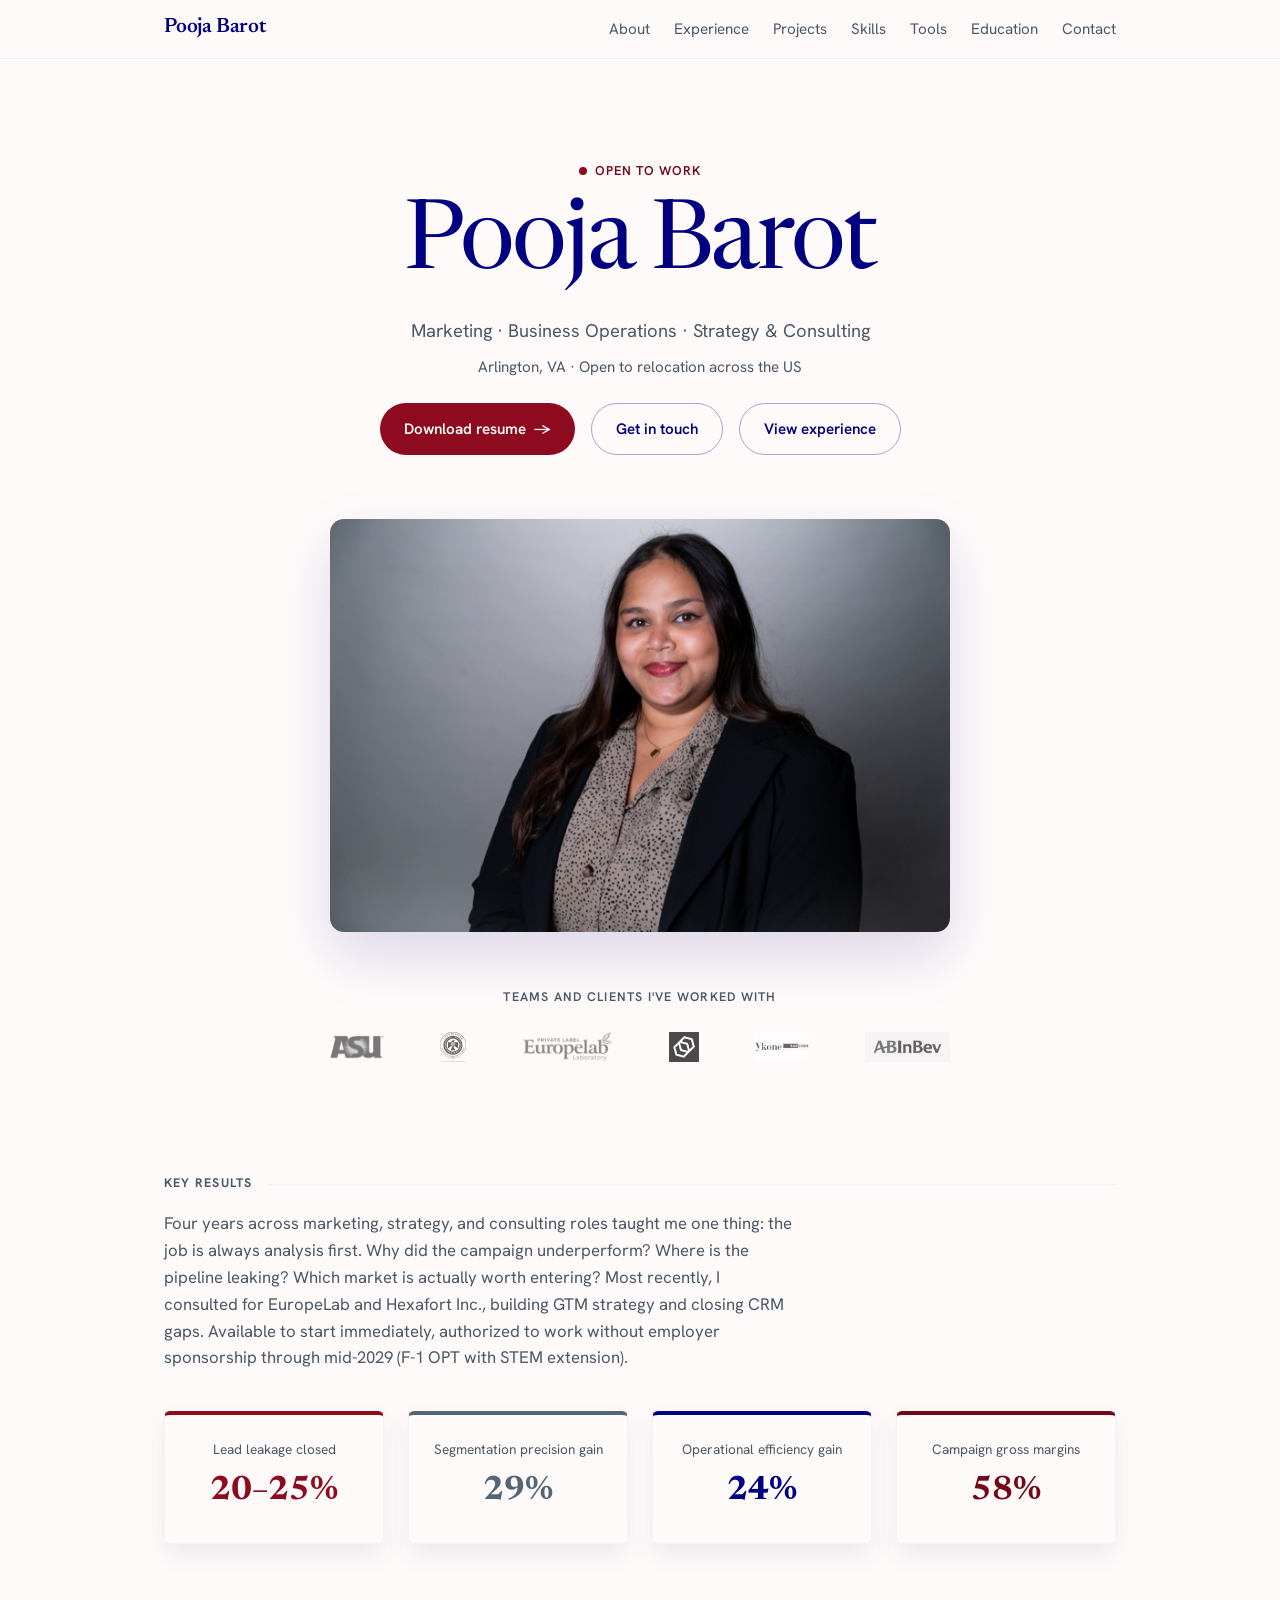
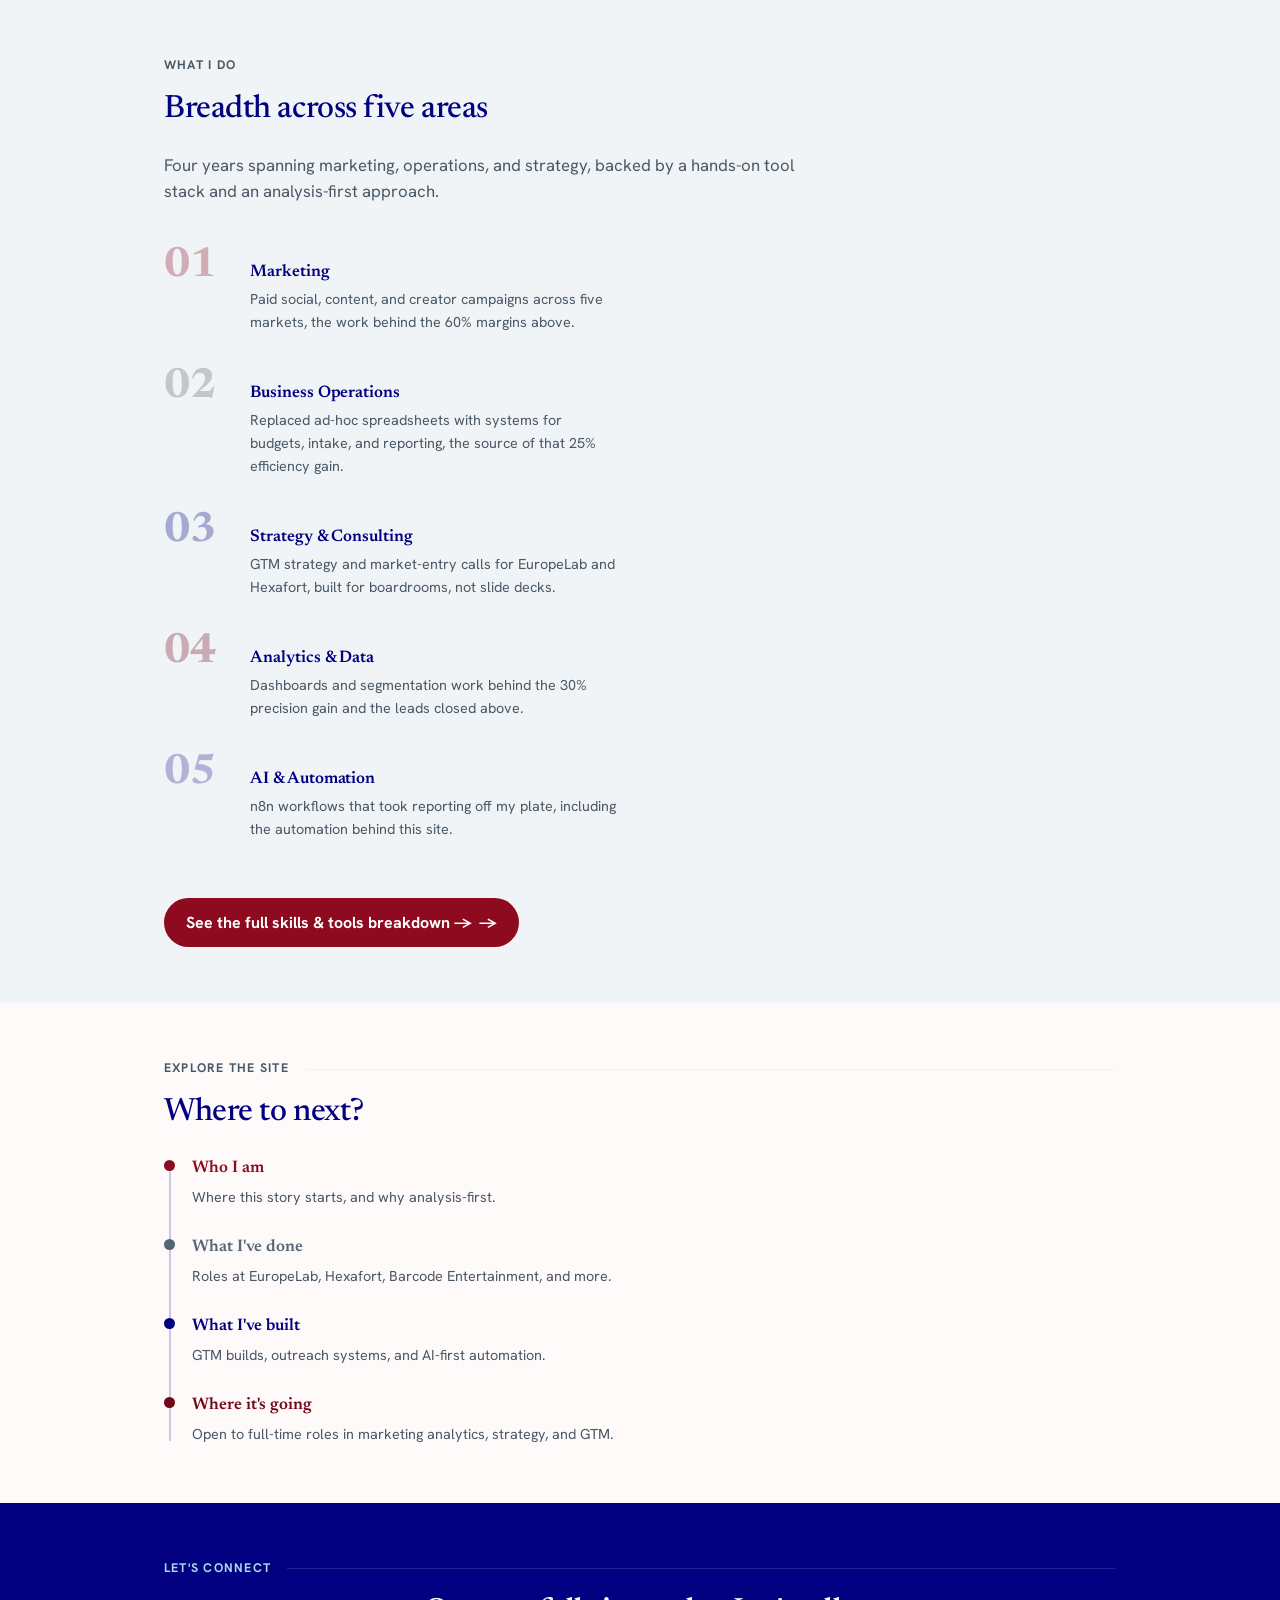
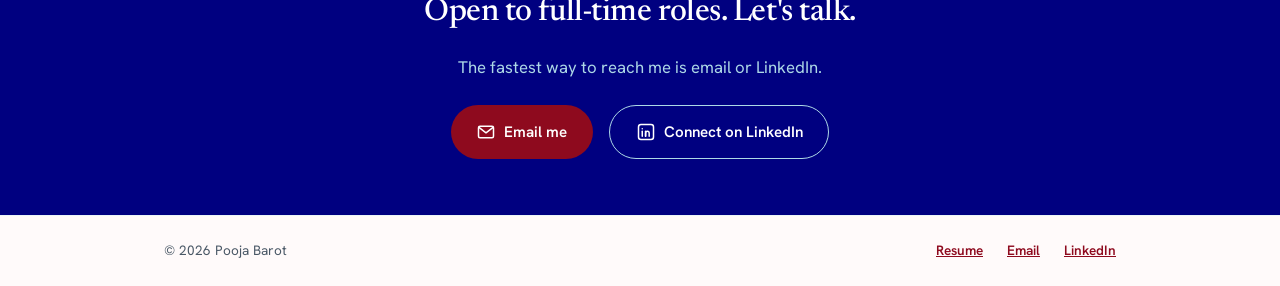
<file: index.html>
<!DOCTYPE html>
<html lang="en">
<head>
  <meta charset="UTF-8" />
  <meta name="viewport" content="width=device-width, initial-scale=1.0" />
  <title>Pooja Barot | Marketing, Operations &amp; Strategy</title>
  <meta name="description" content="Portfolio of Pooja Barot, Master's in Global Management (STEM), four years across Marketing, Business Operations, and Strategy &amp; Consulting, with an analysis-first approach." />
  <meta property="og:type" content="website" />
  <meta property="og:title" content="Pooja Barot | Marketing, Operations &amp; Strategy" />
  <meta property="og:description" content="Portfolio of Pooja Barot, Master's in Global Management (STEM), four years across Marketing, Business Operations, and Strategy &amp; Consulting, with an analysis-first approach." />
  <meta property="og:url" content="https://poojadbarot.github.io/pooja-portfolio/" />
  <meta property="og:image" content="https://poojadbarot.github.io/pooja-portfolio/assets/og-image.png" />
  <meta name="twitter:card" content="summary_large_image" />
  <meta name="twitter:image" content="https://poojadbarot.github.io/pooja-portfolio/assets/og-image.png" />
  <meta name="twitter:title" content="Pooja Barot | Marketing, Operations &amp; Strategy" />
  <meta name="twitter:description" content="Portfolio of Pooja Barot, Master's in Global Management (STEM), four years across Marketing, Business Operations, and Strategy &amp; Consulting, with an analysis-first approach." />
  <link rel="preconnect" href="https://fonts.googleapis.com" />
  <link rel="preconnect" href="https://fonts.gstatic.com" crossorigin />
  <link href="https://fonts.googleapis.com/css2?family=Hanken+Grotesk:wght@400;500;600;700&family=Newsreader:opsz,wght@6..72,400;6..72,500;6..72,600&display=swap" rel="stylesheet" />
  <link rel="icon" href="assets/favicon.svg" type="image/svg+xml" />
  <link rel="stylesheet" href="styles.css?v=36" />
</head>
<body class="is-home">
  <a class="skip-link" href="#main">Skip to main content</a>

  <header class="site-header">
    <nav class="nav" aria-label="Primary">
      <a href="index.html" class="nav-brand" id="navBrand">Pooja Barot</a>
      <button class="nav-toggle" id="navToggle" aria-expanded="false" aria-controls="navLinks" aria-label="Toggle navigation menu">
        <span></span><span></span><span></span>
      </button>
      <ul class="nav-links" id="navLinks">
        <li><a href="about.html">About</a></li>
        <li><a href="experience.html">Experience</a></li>
        <li><a href="projects.html">Projects</a></li>
        <li><a href="skills.html">Skills</a></li>
        <li><a href="tools.html">Tools</a></li>
        <li><a href="education.html">Education</a></li>
        <li><a href="contact.html">Contact</a></li>
      </ul>
    </nav>
  </header>

  <main id="main">
    <section class="hero">
      <div class="container hero-layout">
        <p class="hero-eyebrow hero-rise"><span class="hero-dot" aria-hidden="true"></span>Open to work</p>
        <h1 class="hero-rise">Pooja Barot</h1>
        <p class="hero-title hero-rise">Marketing · Business Operations · Strategy &amp; Consulting</p>
        <p class="hero-location hero-rise">Arlington, VA · Open to relocation across the US</p>
        <div class="hero-actions hero-rise">
          <a class="btn btn-primary" href="assets/resumes/Pooja-Barot-Resume.pdf" download>Download resume</a>
          <a class="btn btn-secondary" href="contact.html">Get in touch</a>
          <a class="btn btn-secondary" href="experience.html">View experience</a>
        </div>
        <figure class="hero-frame hero-rise">
          <img src="assets/hero-studio.jpg" width="680" height="453"
               alt="Studio portrait of Pooja Barot" loading="eager" />
        </figure>
      </div>
    </section>

    <section class="trust-strip">
      <div class="container">
        <p class="trust-label reveal">Teams and clients I've worked with</p>
        <ul class="trust-logos reveal">
          <li><img src="assets/logos/companies/asu.png" alt="Arizona State University" loading="lazy" /></li>
          <li><img src="assets/logos/companies/thunderbird.svg" alt="Thunderbird School of Global Management" loading="lazy" /></li>
          <li><img src="assets/logos/companies/europelab.png" alt="EuropeLab" loading="lazy" /></li>
          <li><img src="assets/logos/companies/hexafort.png" alt="Hexafort" loading="lazy" /></li>
          <li><img src="assets/logos/companies/barcode.webp" alt="Barcode Entertainment" loading="lazy" /></li>
          <li><img src="assets/logos/companies/ab-inbev.webp" alt="AB InBev" loading="lazy" /></li>
        </ul>
      </div>
    </section>

    <section class="section">
      <div class="container">
        <p class="kicker reveal">
          <span class="kicker-label">Key Results</span>
        </p>
        <p class="lede reveal">
          Four years across marketing, strategy, and consulting roles taught me one thing: the job is
          always analysis first. Why did the campaign underperform? Where is the pipeline leaking?
          Which market is actually worth entering? Most recently, I consulted for EuropeLab and
          Hexafort Inc., building GTM strategy and closing CRM gaps. Available to start
          immediately, authorized to work without employer sponsorship through mid-2029
          (F-1 OPT with STEM extension).
        </p>

        <dl class="stat-grid">
          <div class="stat reveal">
            <dt>Lead leakage closed</dt>
            <dd>20&ndash;25%</dd>
          </div>
          <div class="stat reveal">
            <dt>Segmentation precision gain</dt>
            <dd>30%</dd>
          </div>
          <div class="stat reveal">
            <dt>Operational efficiency gain</dt>
            <dd>25%</dd>
          </div>
          <div class="stat reveal">
            <dt>Campaign gross margins</dt>
            <dd>60%</dd>
          </div>
        </dl>
      </div>
    </section>

    <section class="section section-alt">
      <div class="container">
        <p class="kicker reveal">
          <span class="kicker-label">What I Do</span>
        </p>
        <h2 class="reveal">Breadth across five areas</h2>
        <p class="lede reveal">
          Four years spanning marketing, operations, and strategy, backed by a hands-on tool
          stack and an analysis-first approach.
        </p>
        <ol class="capability-list">
          <li class="capability reveal">
            <span class="cap-num" aria-hidden="true">01</span>
            <div class="capability-row-text">
              <h3>Marketing</h3>
              <p>Paid social, content, and creator campaigns across five markets, the work behind the 60% margins above.</p>
            </div>
          </li>
          <li class="capability reveal">
            <span class="cap-num" aria-hidden="true">02</span>
            <div class="capability-row-text">
              <h3>Business Operations</h3>
              <p>Replaced ad-hoc spreadsheets with systems for budgets, intake, and reporting, the source of that 25% efficiency gain.</p>
            </div>
          </li>
          <li class="capability reveal">
            <span class="cap-num" aria-hidden="true">03</span>
            <div class="capability-row-text">
              <h3>Strategy &amp; Consulting</h3>
              <p>GTM strategy and market-entry calls for EuropeLab and Hexafort, built for boardrooms, not slide decks.</p>
            </div>
          </li>
          <li class="capability reveal">
            <span class="cap-num" aria-hidden="true">04</span>
            <div class="capability-row-text">
              <h3>Analytics &amp; Data</h3>
              <p>Dashboards and segmentation work behind the 30% precision gain and the leads closed above.</p>
            </div>
          </li>
          <li class="capability reveal">
            <span class="cap-num" aria-hidden="true">05</span>
            <div class="capability-row-text">
              <h3>AI &amp; Automation</h3>
              <p>n8n workflows that took reporting off my plate, including the automation behind this site.</p>
            </div>
          </li>
        </ol>
        <a class="cta-pill reveal" href="skills.html">See the full skills &amp; tools breakdown &rarr;</a>
      </div>
    </section>

    <section class="section">
      <div class="container">
        <p class="kicker reveal">
          <span class="kicker-label">Explore the site</span>
        </p>
        <h2 class="reveal">Where to next?</h2>
        <ol class="journey">
          <li class="journey-step reveal">
            <a href="about.html">
              <span class="journey-dot" aria-hidden="true"></span>
              <span class="journey-title">Who I am</span>
              <span class="journey-desc">Where this story starts, and why analysis-first.</span>
            </a>
          </li>
          <li class="journey-step reveal">
            <a href="experience.html">
              <span class="journey-dot" aria-hidden="true"></span>
              <span class="journey-title">What I've done</span>
              <span class="journey-desc">Roles at EuropeLab, Hexafort, Barcode Entertainment, and more.</span>
            </a>
          </li>
          <li class="journey-step reveal">
            <a href="projects.html">
              <span class="journey-dot" aria-hidden="true"></span>
              <span class="journey-title">What I've built</span>
              <span class="journey-desc">GTM builds, outreach systems, and AI-first automation.</span>
            </a>
          </li>
          <li class="journey-step reveal">
            <a href="contact.html">
              <span class="journey-dot" aria-hidden="true"></span>
              <span class="journey-title">Where it's going</span>
              <span class="journey-desc">Open to full-time roles in marketing analytics, strategy, and GTM.</span>
            </a>
          </li>
        </ol>
      </div>
    </section>

    <section class="cta-band">
      <div class="container cta-band-inner">
        <p class="kicker reveal">
          <span class="kicker-label">Let's Connect</span>
        </p>
        <h2 class="reveal">Open to full-time roles. Let's talk.</h2>
        <p class="lede reveal">The fastest way to reach me is email or LinkedIn.</p>
        <div class="cta-band-actions reveal">
          <a class="cta-band-btn cta-band-btn--primary" href="mailto:poobarot96@gmail.com">
            <svg viewBox="0 0 24 24" fill="none" stroke="currentColor" stroke-width="1.8" stroke-linecap="round" stroke-linejoin="round" aria-hidden="true">
              <rect x="3" y="5" width="18" height="14" rx="1.8" />
              <path d="M3.5 6.5 12 13l8.5-6.5" />
            </svg>
            Email me
          </a>
          <a class="cta-band-btn cta-band-btn--secondary" href="https://www.linkedin.com/in/poojadbarot" target="_blank" rel="noopener noreferrer">
            <svg viewBox="0 0 24 24" fill="none" stroke="currentColor" stroke-width="1.8" stroke-linecap="round" stroke-linejoin="round" aria-hidden="true">
              <rect x="3" y="3" width="18" height="18" rx="3" />
              <circle cx="7.5" cy="8" r="0.9" fill="currentColor" stroke="none" />
              <path d="M7.5 11v6" />
              <path d="M11.5 17v-3.5c0-1.4 1-2.3 2.2-2.3s2.1 0.9 2.1 2.3V17" />
              <path d="M11.5 11v6" />
            </svg>
            Connect on LinkedIn
          </a>
        </div>
      </div>
    </section>
  </main>

  <footer class="site-footer">
    <div class="container footer-row">
      <p>&copy; 2026 Pooja Barot</p>
      <ul class="footer-links">
        <li><a href="assets/resumes/Pooja-Barot-Resume.pdf" download>Resume</a></li>
        <li><a href="mailto:poobarot96@gmail.com">Email</a></li>
        <li><a href="https://www.linkedin.com/in/poojadbarot" target="_blank" rel="noopener noreferrer">LinkedIn</a></li>
      </ul>
    </div>
  </footer>

  <script src="script.js?v=7"></script>
</body>
</html>
</file>
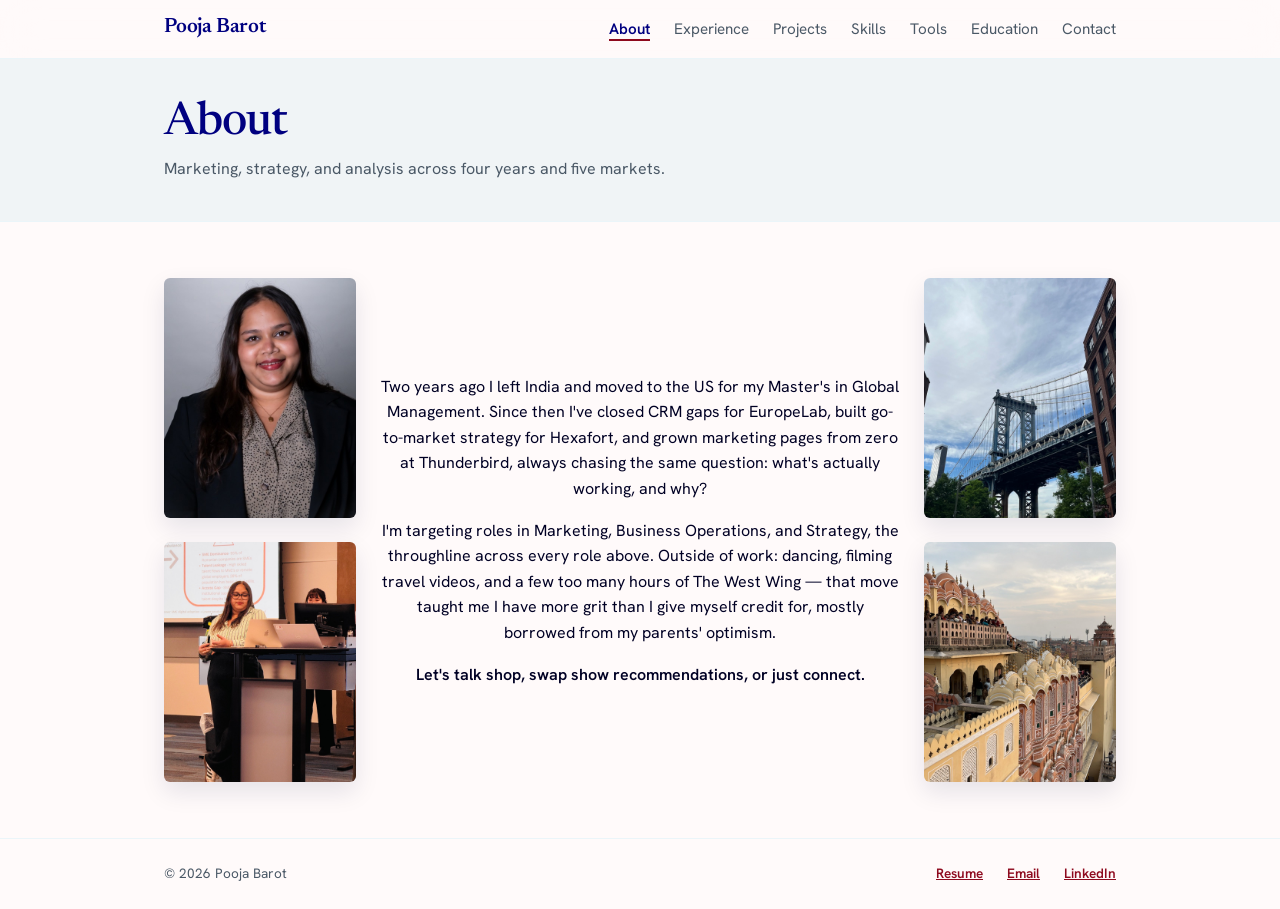
<file: about.html>
<!DOCTYPE html>
<html lang="en">
<head>
  <meta charset="UTF-8" />
  <meta name="viewport" content="width=device-width, initial-scale=1.0" />
  <title>About | Pooja Barot</title>
  <meta name="description" content="About Pooja Barot, Master's in Global Management (STEM), four years across Marketing, Business Operations, and Strategy & Consulting." />
  <meta property="og:type" content="website" />
  <meta property="og:title" content="About | Pooja Barot" />
  <meta property="og:description" content="About Pooja Barot, Master's in Global Management (STEM), four years across Marketing, Business Operations, and Strategy & Consulting." />
  <meta property="og:url" content="https://poojadbarot.github.io/pooja-portfolio/about.html" />
  <meta property="og:image" content="https://poojadbarot.github.io/pooja-portfolio/assets/og-image.png" />
  <meta name="twitter:card" content="summary_large_image" />
  <meta name="twitter:image" content="https://poojadbarot.github.io/pooja-portfolio/assets/og-image.png" />
  <meta name="twitter:title" content="About | Pooja Barot" />
  <meta name="twitter:description" content="About Pooja Barot, Master's in Global Management (STEM), four years across Marketing, Business Operations, and Strategy & Consulting." />
  <link rel="preconnect" href="https://fonts.googleapis.com" />
  <link rel="preconnect" href="https://fonts.gstatic.com" crossorigin />
  <link href="https://fonts.googleapis.com/css2?family=Hanken+Grotesk:wght@400;500;600;700&family=Newsreader:opsz,wght@6..72,400;6..72,500;6..72,600&display=swap" rel="stylesheet" />
  <link rel="icon" href="assets/favicon.svg" type="image/svg+xml" />
  <link rel="stylesheet" href="styles.css?v=36" />
</head>
<body>
  <a class="skip-link" href="#main">Skip to main content</a>

  <header class="site-header">
    <nav class="nav" aria-label="Primary">
      <a href="index.html" class="nav-brand">Pooja Barot</a>
      <button class="nav-toggle" id="navToggle" aria-expanded="false" aria-controls="navLinks" aria-label="Toggle navigation menu">
        <span></span><span></span><span></span>
      </button>
      <ul class="nav-links" id="navLinks">
        <li><a href="about.html" class="is-active">About</a></li>
        <li><a href="experience.html">Experience</a></li>
        <li><a href="projects.html">Projects</a></li>
        <li><a href="skills.html">Skills</a></li>
        <li><a href="tools.html">Tools</a></li>
        <li><a href="education.html">Education</a></li>
        <li><a href="contact.html">Contact</a></li>
      </ul>
    </nav>
  </header>

  <main id="main">
    <section class="page-hero">
      <div class="container">
        <h1>About</h1>
        <p>Marketing, strategy, and analysis across four years and five markets.</p>
      </div>
    </section>

    <section class="section">
      <div class="container about-story">
        <figure class="about-photo-tile about-photo-tile--1 reveal">
          <img src="assets/pooja-headshot.jpg" alt="Portrait of Pooja Barot" loading="lazy" />
        </figure>
        <figure class="about-photo-tile about-photo-tile--2 reveal">
          <img src="assets/pooja-presenting.jpg" alt="Pooja Barot presenting a case study" loading="lazy" />
        </figure>

        <div class="about-story-text reveal">
          <p>
            Two years ago I left India and moved to the US for my Master's in Global Management.
            Since then I've closed CRM gaps for EuropeLab, built go-to-market strategy for
            Hexafort, and grown marketing pages from zero at Thunderbird, always chasing the same
            question: what's actually working, and why?
          </p>
          <p>
            I'm targeting roles in Marketing, Business Operations, and Strategy, the throughline
            across every role above. Outside of work: dancing, filming travel videos, and a few
            too many hours of The West Wing — that move taught me I have more grit than I give
            myself credit for, mostly borrowed from my parents' optimism.
          </p>
          <p>Let's talk shop, swap show recommendations, or just connect.</p>
        </div>

        <figure class="about-photo-tile about-photo-tile--3 reveal">
          <img src="assets/pooja-travel-nyc.jpg" alt="The Manhattan Bridge seen from DUMBO, Brooklyn" loading="lazy" />
        </figure>
        <figure class="about-photo-tile about-photo-tile--4 reveal">
          <img src="assets/pooja-travel-jaipur.jpg" alt="Hawa Mahal in Jaipur, India" loading="lazy" />
        </figure>
      </div>
    </section>
  </main>

  <footer class="site-footer">
    <div class="container footer-row">
      <p>&copy; 2026 Pooja Barot</p>
      <ul class="footer-links">
        <li><a href="assets/resumes/Pooja-Barot-Resume.pdf" download>Resume</a></li>
        <li><a href="mailto:poobarot96@gmail.com">Email</a></li>
        <li><a href="https://www.linkedin.com/in/poojadbarot" target="_blank" rel="noopener noreferrer">LinkedIn</a></li>
      </ul>
    </div>
  </footer>

  <script src="script.js?v=7"></script>
</body>
</html>
</file>
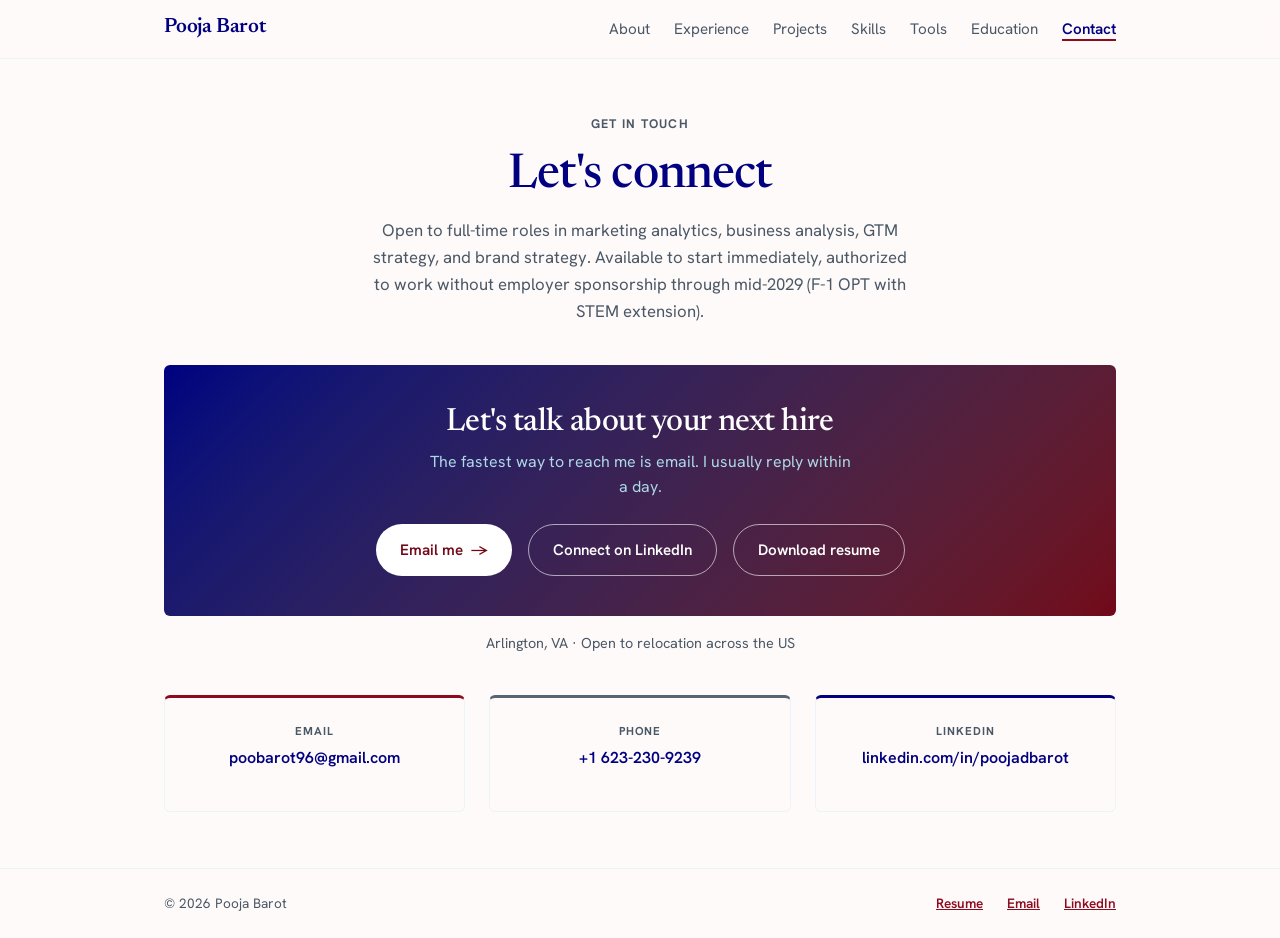
<file: contact.html>
<!DOCTYPE html>
<html lang="en">
<head>
  <meta charset="UTF-8" />
  <meta name="viewport" content="width=device-width, initial-scale=1.0" />
  <title>Contact | Pooja Barot</title>
  <meta name="description" content="Contact Pooja Barot: open to full-time roles in marketing analytics, business analysis, GTM strategy, and brand strategy." />
  <meta property="og:type" content="website" />
  <meta property="og:title" content="Contact | Pooja Barot" />
  <meta property="og:description" content="Contact Pooja Barot: open to full-time roles in marketing analytics, business analysis, GTM strategy, and brand strategy." />
  <meta property="og:url" content="https://poojadbarot.github.io/pooja-portfolio/contact.html" />
  <meta property="og:image" content="https://poojadbarot.github.io/pooja-portfolio/assets/og-image.png" />
  <meta name="twitter:card" content="summary_large_image" />
  <meta name="twitter:image" content="https://poojadbarot.github.io/pooja-portfolio/assets/og-image.png" />
  <meta name="twitter:title" content="Contact | Pooja Barot" />
  <meta name="twitter:description" content="Contact Pooja Barot: open to full-time roles in marketing analytics, business analysis, GTM strategy, and brand strategy." />
  <link rel="preconnect" href="https://fonts.googleapis.com" />
  <link rel="preconnect" href="https://fonts.gstatic.com" crossorigin />
  <link href="https://fonts.googleapis.com/css2?family=Hanken+Grotesk:wght@400;500;600;700&family=Newsreader:opsz,wght@6..72,400;6..72,500;6..72,600&display=swap" rel="stylesheet" />
  <link rel="icon" href="assets/favicon.svg" type="image/svg+xml" />
  <link rel="stylesheet" href="styles.css?v=36" />
</head>
<body>
  <a class="skip-link" href="#main">Skip to main content</a>

  <header class="site-header">
    <nav class="nav" aria-label="Primary">
      <a href="index.html" class="nav-brand">Pooja Barot</a>
      <button class="nav-toggle" id="navToggle" aria-expanded="false" aria-controls="navLinks" aria-label="Toggle navigation menu">
        <span></span><span></span><span></span>
      </button>
      <ul class="nav-links" id="navLinks">
        <li><a href="about.html">About</a></li>
        <li><a href="experience.html">Experience</a></li>
        <li><a href="projects.html">Projects</a></li>
        <li><a href="skills.html">Skills</a></li>
        <li><a href="tools.html">Tools</a></li>
        <li><a href="education.html">Education</a></li>
        <li><a href="contact.html" class="is-active">Contact</a></li>
      </ul>
    </nav>
  </header>

  <main id="main">
    <section class="section contact-section">
      <div class="container">
        <p class="kicker reveal">
          <span class="kicker-label">Get in Touch</span>
        </p>
        <h1 class="reveal">Let's connect</h1>
        <p class="lede reveal">
          Open to full-time roles in marketing analytics, business analysis, GTM strategy, and brand
          strategy. Available to start immediately, authorized to work without employer
          sponsorship through mid-2029 (F-1 OPT with STEM extension).
        </p>
        <div class="contact-cta reveal">
          <h2>Let's talk about your next hire</h2>
          <p>The fastest way to reach me is email. I usually reply within a day.</p>
          <div class="contact-cta-actions">
            <a class="btn btn-primary" href="mailto:poobarot96@gmail.com">Email me</a>
            <a class="btn btn-secondary" href="https://www.linkedin.com/in/poojadbarot" target="_blank" rel="noopener noreferrer">Connect on LinkedIn</a>
            <a class="btn btn-secondary" href="assets/resumes/Pooja-Barot-Resume.pdf" download>Download resume</a>
          </div>
        </div>

        <p class="contact-meta reveal">Arlington, VA &middot; Open to relocation across the US</p>

        <ul class="contact-cards reveal">
          <li>
            <a class="contact-card" href="mailto:poobarot96@gmail.com">
              <p class="contact-card-label">Email</p>
              <p class="contact-card-value">poobarot96@gmail.com</p>
            </a>
          </li>
          <li>
            <a class="contact-card" href="tel:+16232309239">
              <p class="contact-card-label">Phone</p>
              <p class="contact-card-value">+1 623-230-9239</p>
            </a>
          </li>
          <li>
            <a class="contact-card" href="https://www.linkedin.com/in/poojadbarot" target="_blank" rel="noopener noreferrer">
              <p class="contact-card-label">LinkedIn</p>
              <p class="contact-card-value">linkedin.com/in/poojadbarot</p>
            </a>
          </li>
        </ul>
      </div>
    </section>
  </main>

  <footer class="site-footer">
    <div class="container footer-row">
      <p>&copy; 2026 Pooja Barot</p>
      <ul class="footer-links">
        <li><a href="assets/resumes/Pooja-Barot-Resume.pdf" download>Resume</a></li>
        <li><a href="mailto:poobarot96@gmail.com">Email</a></li>
        <li><a href="https://www.linkedin.com/in/poojadbarot" target="_blank" rel="noopener noreferrer">LinkedIn</a></li>
      </ul>
    </div>
  </footer>

  <script src="script.js?v=7"></script>
</body>
</html>
</file>
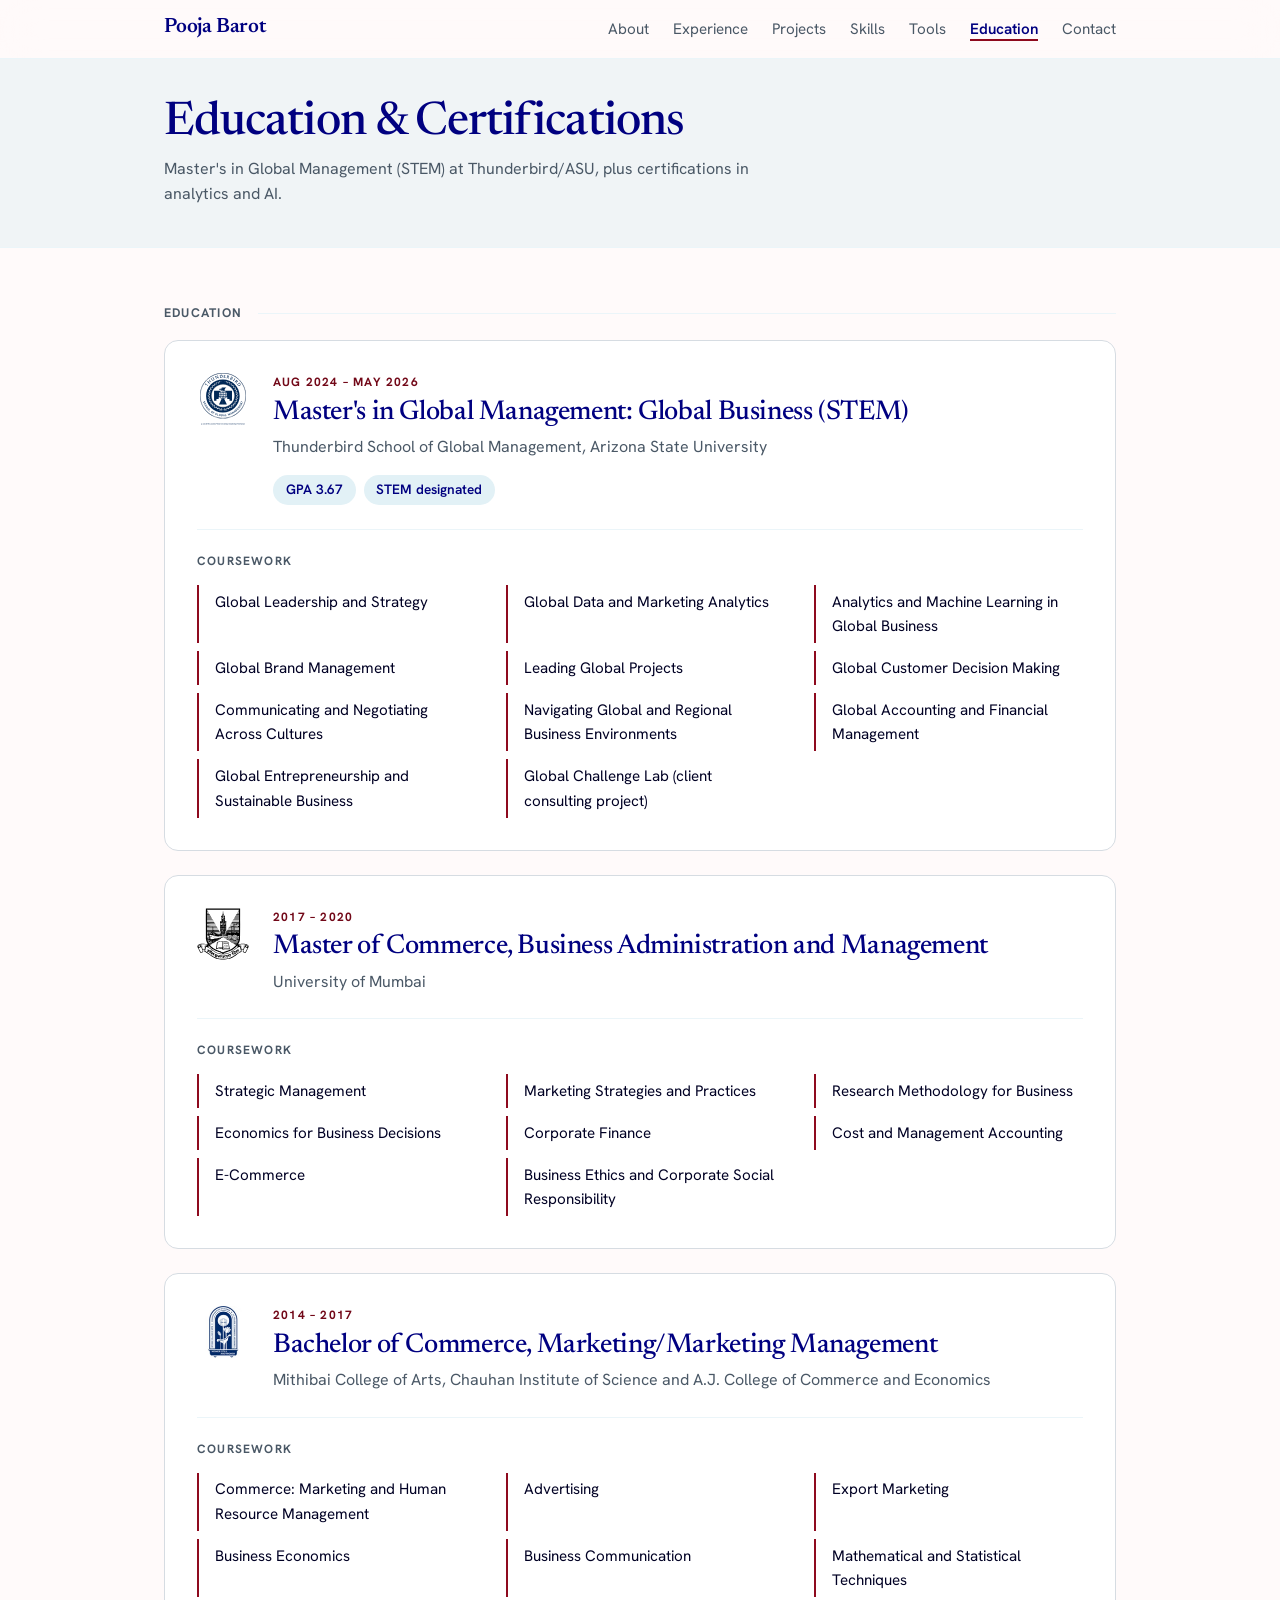
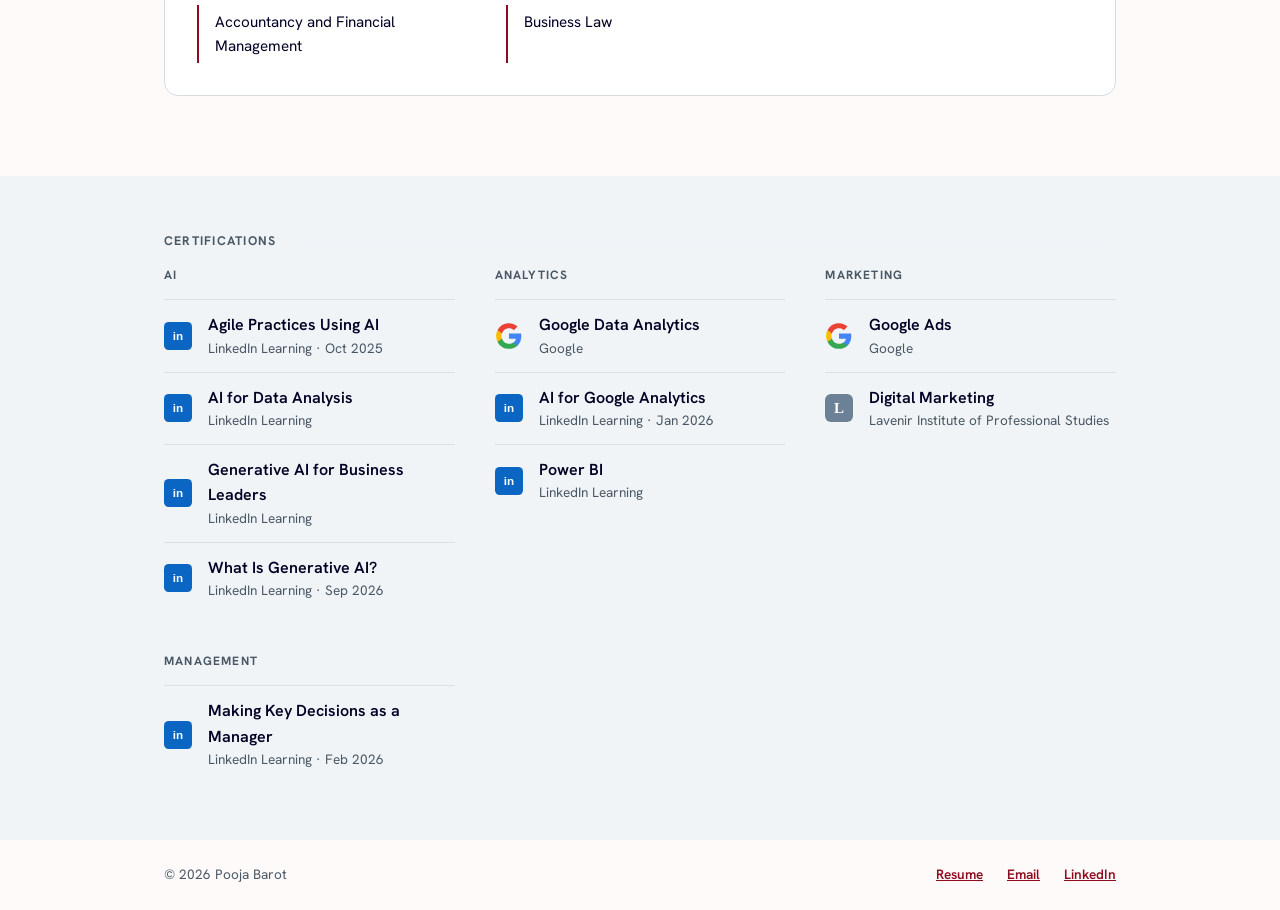
<file: education.html>
<!DOCTYPE html>
<html lang="en">
<head>
  <meta charset="UTF-8" />
  <meta name="viewport" content="width=device-width, initial-scale=1.0" />
  <title>Education | Pooja Barot</title>
  <meta name="description" content="Education and certifications of Pooja Barot, including a Master's in Global Management (STEM) from Thunderbird School of Global Management." />
  <meta property="og:type" content="website" />
  <meta property="og:title" content="Education | Pooja Barot" />
  <meta property="og:description" content="Education and certifications of Pooja Barot, including a Master's in Global Management (STEM) from Thunderbird School of Global Management." />
  <meta property="og:url" content="https://poojadbarot.github.io/pooja-portfolio/education.html" />
  <meta property="og:image" content="https://poojadbarot.github.io/pooja-portfolio/assets/og-image.png" />
  <meta name="twitter:card" content="summary_large_image" />
  <meta name="twitter:image" content="https://poojadbarot.github.io/pooja-portfolio/assets/og-image.png" />
  <meta name="twitter:title" content="Education | Pooja Barot" />
  <meta name="twitter:description" content="Education and certifications of Pooja Barot, including a Master's in Global Management (STEM) from Thunderbird School of Global Management." />
  <link rel="preconnect" href="https://fonts.googleapis.com" />
  <link rel="preconnect" href="https://fonts.gstatic.com" crossorigin />
  <link href="https://fonts.googleapis.com/css2?family=Hanken+Grotesk:wght@400;500;600;700&family=Newsreader:opsz,wght@6..72,400;6..72,500;6..72,600&display=swap" rel="stylesheet" />
  <link rel="icon" href="assets/favicon.svg" type="image/svg+xml" />
  <link rel="stylesheet" href="styles.css?v=36" />
</head>
<body>
  <a class="skip-link" href="#main">Skip to main content</a>

  <header class="site-header">
    <nav class="nav" aria-label="Primary">
      <a href="index.html" class="nav-brand">Pooja Barot</a>
      <button class="nav-toggle" id="navToggle" aria-expanded="false" aria-controls="navLinks" aria-label="Toggle navigation menu">
        <span></span><span></span><span></span>
      </button>
      <ul class="nav-links" id="navLinks">
        <li><a href="about.html">About</a></li>
        <li><a href="experience.html">Experience</a></li>
        <li><a href="projects.html">Projects</a></li>
        <li><a href="skills.html">Skills</a></li>
        <li><a href="tools.html">Tools</a></li>
        <li><a href="education.html" class="is-active">Education</a></li>
        <li><a href="contact.html">Contact</a></li>
      </ul>
    </nav>
  </header>

  <main id="main">
    <section class="page-hero">
      <div class="container">
        <h1>Education &amp; Certifications</h1>
        <p>Master's in Global Management (STEM) at Thunderbird/ASU, plus certifications in analytics and AI.</p>
      </div>
    </section>

    <section class="section">
      <div class="container">
        <p class="kicker reveal">
          <span class="kicker-label">Education</span>
        </p>

        <article class="edu-card reveal">
          <div class="edu-card-head">
            <img class="edu-card-logo" src="assets/logos/schools/thunderbird-seal.svg" alt="" loading="lazy" />
            <div>
              <p class="edu-card-dates">Aug 2024 &ndash; May 2026</p>
              <h2>Master's in Global Management: Global Business (STEM)</h2>
              <p class="edu-card-org">Thunderbird School of Global Management, Arizona State University</p>
              <ul class="edu-facts"><li>GPA 3.67</li><li>STEM designated</li></ul>
            </div>
          </div>
          <h3 class="edu-courses-label">Coursework</h3>
          <ul class="edu-courses">
            <li>Global Leadership and Strategy</li>
            <li>Global Data and Marketing Analytics</li>
            <li>Analytics and Machine Learning in Global Business</li>
            <li>Global Brand Management</li>
            <li>Leading Global Projects</li>
            <li>Global Customer Decision Making</li>
            <li>Communicating and Negotiating Across Cultures</li>
            <li>Navigating Global and Regional Business Environments</li>
            <li>Global Accounting and Financial Management</li>
            <li>Global Entrepreneurship and Sustainable Business</li>
            <li>Global Challenge Lab (client consulting project)</li>
          </ul>
        </article>

        <article class="edu-card reveal">
          <div class="edu-card-head">
            <img class="edu-card-logo" src="assets/logos/schools/mumbai-university.svg" alt="" loading="lazy" />
            <div>
              <p class="edu-card-dates">2017 &ndash; 2020</p>
              <h2>Master of Commerce, Business Administration and Management</h2>
              <p class="edu-card-org">University of Mumbai</p>
            </div>
          </div>
          <h3 class="edu-courses-label">Coursework</h3>
          <ul class="edu-courses">
            <li>Strategic Management</li>
            <li>Marketing Strategies and Practices</li>
            <li>Research Methodology for Business</li>
            <li>Economics for Business Decisions</li>
            <li>Corporate Finance</li>
            <li>Cost and Management Accounting</li>
            <li>E-Commerce</li>
            <li>Business Ethics and Corporate Social Responsibility</li>
          </ul>
        </article>

        <article class="edu-card reveal">
          <div class="edu-card-head">
            <img class="edu-card-logo" src="assets/logos/schools/mithibai-college.jpg" alt="" loading="lazy" />
            <div>
              <p class="edu-card-dates">2014 &ndash; 2017</p>
              <h2>Bachelor of Commerce, Marketing/Marketing Management</h2>
              <p class="edu-card-org">Mithibai College of Arts, Chauhan Institute of Science and A.J. College of Commerce and Economics</p>
            </div>
          </div>
          <h3 class="edu-courses-label">Coursework</h3>
          <ul class="edu-courses">
            <li>Commerce: Marketing and Human Resource Management</li>
            <li>Advertising</li>
            <li>Export Marketing</li>
            <li>Business Economics</li>
            <li>Business Communication</li>
            <li>Mathematical and Statistical Techniques</li>
            <li>Accountancy and Financial Management</li>
            <li>Business Law</li>
          </ul>
        </article>
      </div>
    </section>

    <section class="section section-alt">
      <div class="container">
        <p class="kicker reveal">
          <span class="kicker-label">Certifications</span>
        </p>
        <div class="cert-grid">
          <div class="cert-group reveal">
            <h3>AI</h3>
            <ul class="cert-list">
              <li class="cert-item"><img src="assets/logos/certs/linkedin-learning.svg" alt="" loading="lazy" /><span><span class="cert-name">Agile Practices Using AI</span><span class="cert-issuer">LinkedIn Learning &middot; Oct 2025</span></span></li>
              <li class="cert-item"><img src="assets/logos/certs/linkedin-learning.svg" alt="" loading="lazy" /><span><span class="cert-name">AI for Data Analysis</span><span class="cert-issuer">LinkedIn Learning</span></span></li>
              <li class="cert-item"><img src="assets/logos/certs/linkedin-learning.svg" alt="" loading="lazy" /><span><span class="cert-name">Generative AI for Business Leaders</span><span class="cert-issuer">LinkedIn Learning</span></span></li>
              <li class="cert-item"><img src="assets/logos/certs/linkedin-learning.svg" alt="" loading="lazy" /><span><span class="cert-name">What Is Generative AI?</span><span class="cert-issuer">LinkedIn Learning &middot; Sep 2026</span></span></li>
            </ul>
          </div>
          <div class="cert-group reveal">
            <h3>Analytics</h3>
            <ul class="cert-list">
              <li class="cert-item"><img src="assets/logos/certs/google-g.svg" alt="" loading="lazy" /><span><span class="cert-name">Google Data Analytics</span><span class="cert-issuer">Google</span></span></li>
              <li class="cert-item"><img src="assets/logos/certs/linkedin-learning.svg" alt="" loading="lazy" /><span><span class="cert-name">AI for Google Analytics</span><span class="cert-issuer">LinkedIn Learning &middot; Jan 2026</span></span></li>
              <li class="cert-item"><img src="assets/logos/certs/linkedin-learning.svg" alt="" loading="lazy" /><span><span class="cert-name">Power BI</span><span class="cert-issuer">LinkedIn Learning</span></span></li>
            </ul>
          </div>
          <div class="cert-group reveal">
            <h3>Marketing</h3>
            <ul class="cert-list">
              <li class="cert-item"><img src="assets/logos/certs/google-g.svg" alt="" loading="lazy" /><span><span class="cert-name">Google Ads</span><span class="cert-issuer">Google</span></span></li>
              <li class="cert-item"><img src="assets/logos/certs/lavenir.svg" alt="" loading="lazy" /><span><span class="cert-name">Digital Marketing</span><span class="cert-issuer">Lavenir Institute of Professional Studies</span></span></li>
            </ul>
          </div>
          <div class="cert-group reveal">
            <h3>Management</h3>
            <ul class="cert-list">
              <li class="cert-item"><img src="assets/logos/certs/linkedin-learning.svg" alt="" loading="lazy" /><span><span class="cert-name">Making Key Decisions as a Manager</span><span class="cert-issuer">LinkedIn Learning &middot; Feb 2026</span></span></li>
            </ul>
          </div>
        </div>
      </div>
    </section>
  </main>

  <footer class="site-footer">
    <div class="container footer-row">
      <p>&copy; 2026 Pooja Barot</p>
      <ul class="footer-links">
        <li><a href="assets/resumes/Pooja-Barot-Resume.pdf" download>Resume</a></li>
        <li><a href="mailto:poobarot96@gmail.com">Email</a></li>
        <li><a href="https://www.linkedin.com/in/poojadbarot" target="_blank" rel="noopener noreferrer">LinkedIn</a></li>
      </ul>
    </div>
  </footer>

  <script src="script.js?v=7"></script>
</body>
</html>
</file>
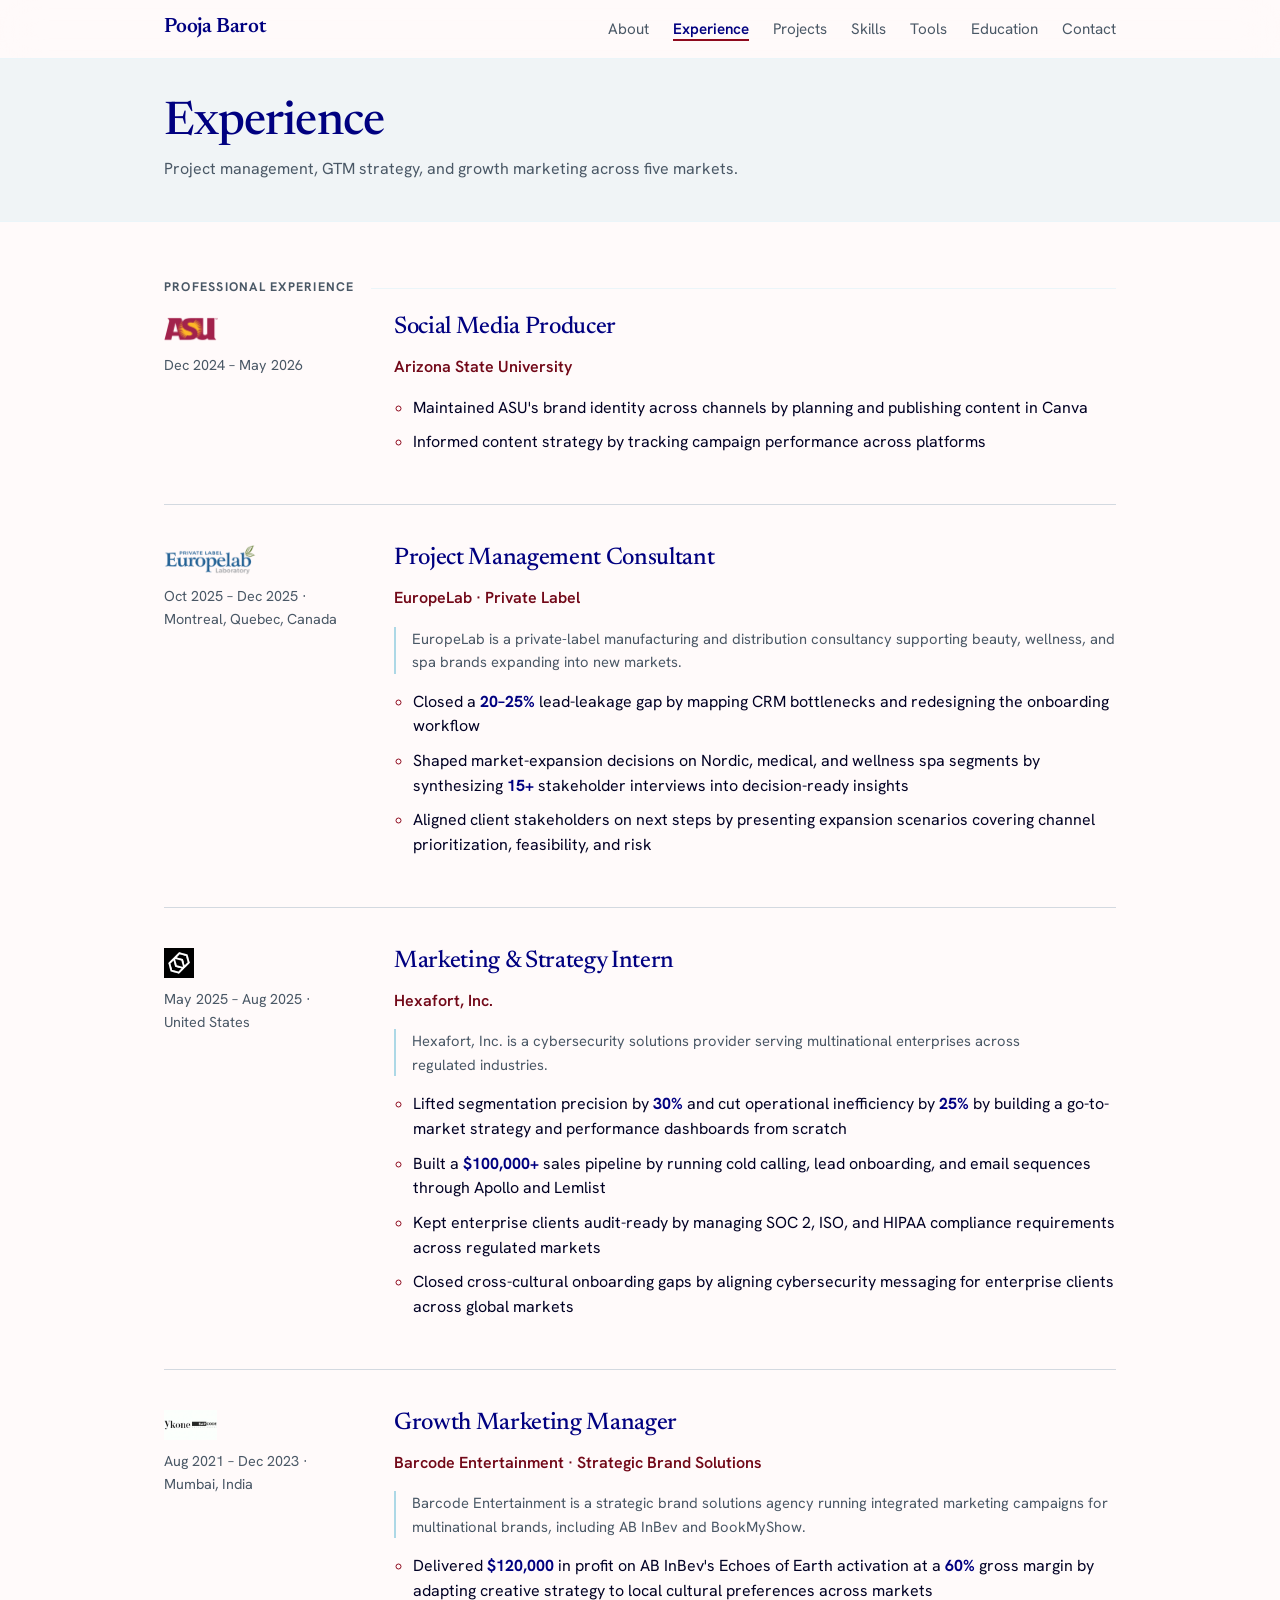
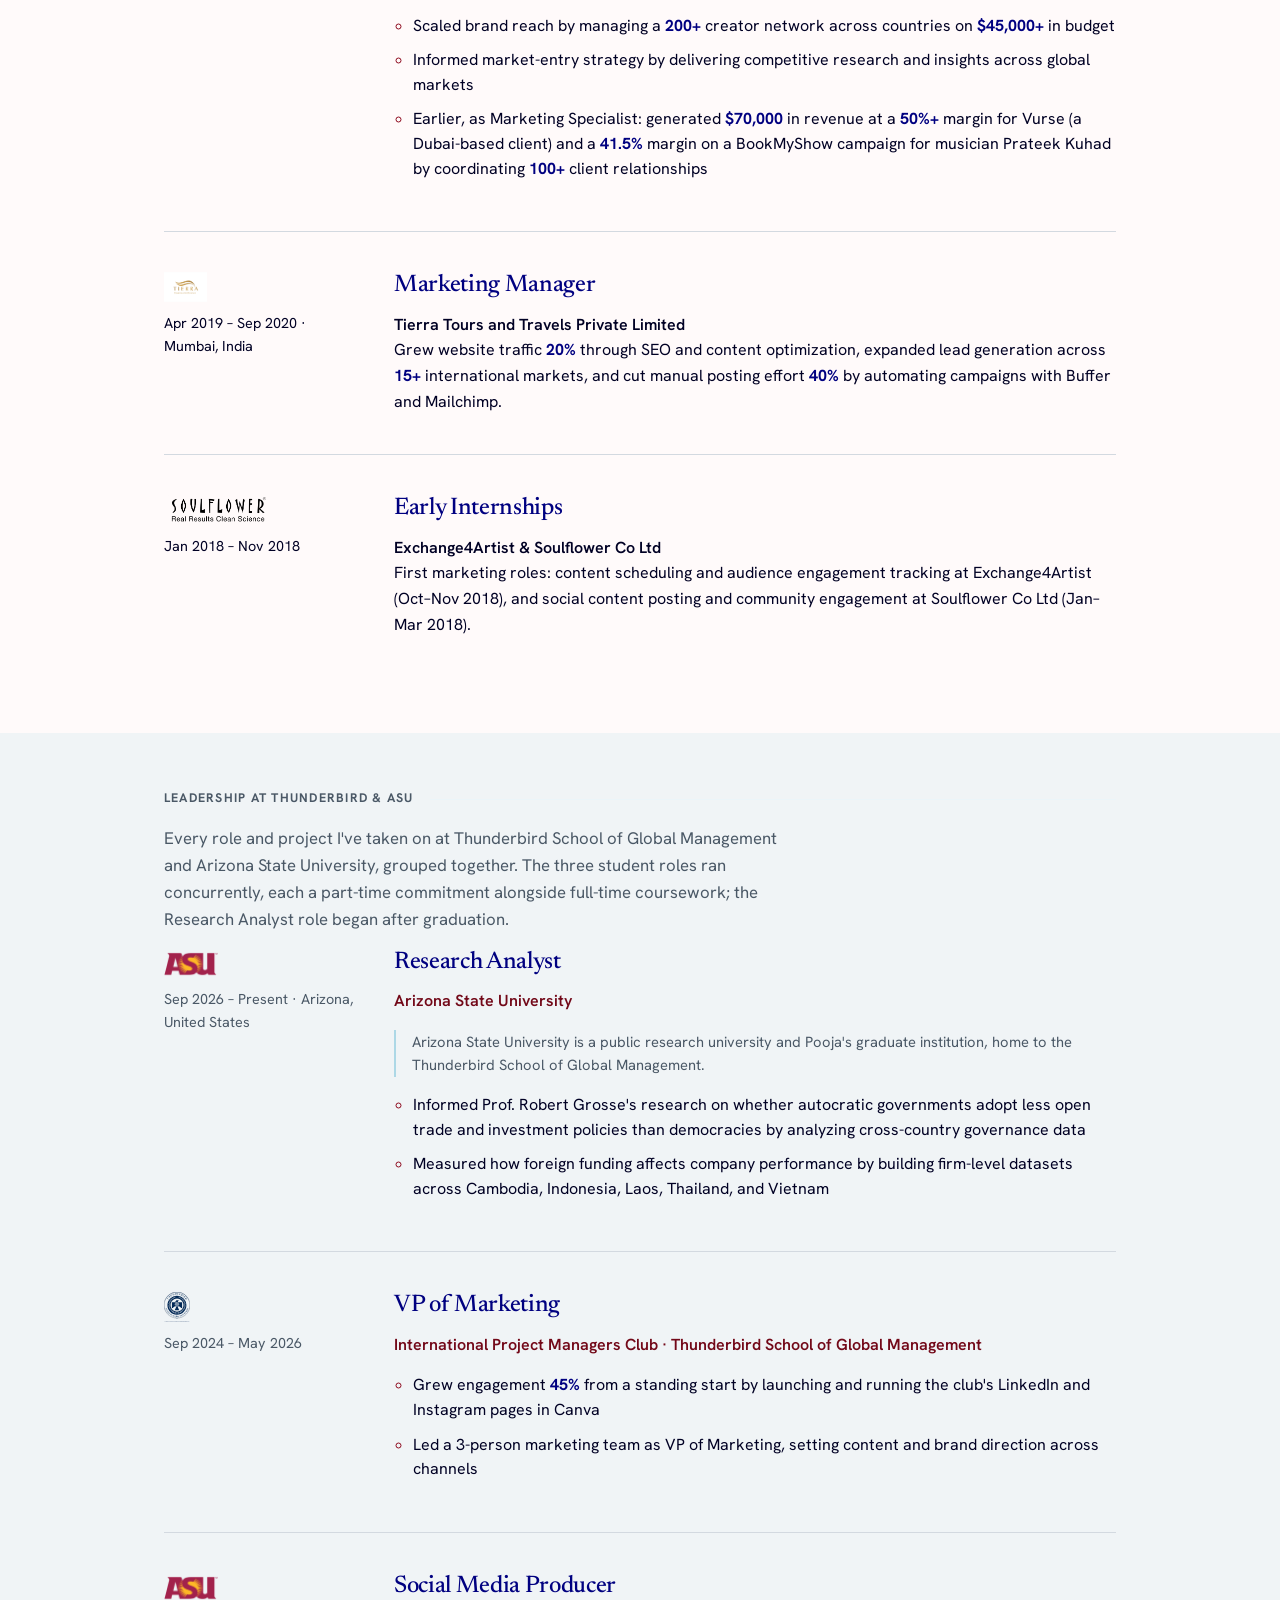
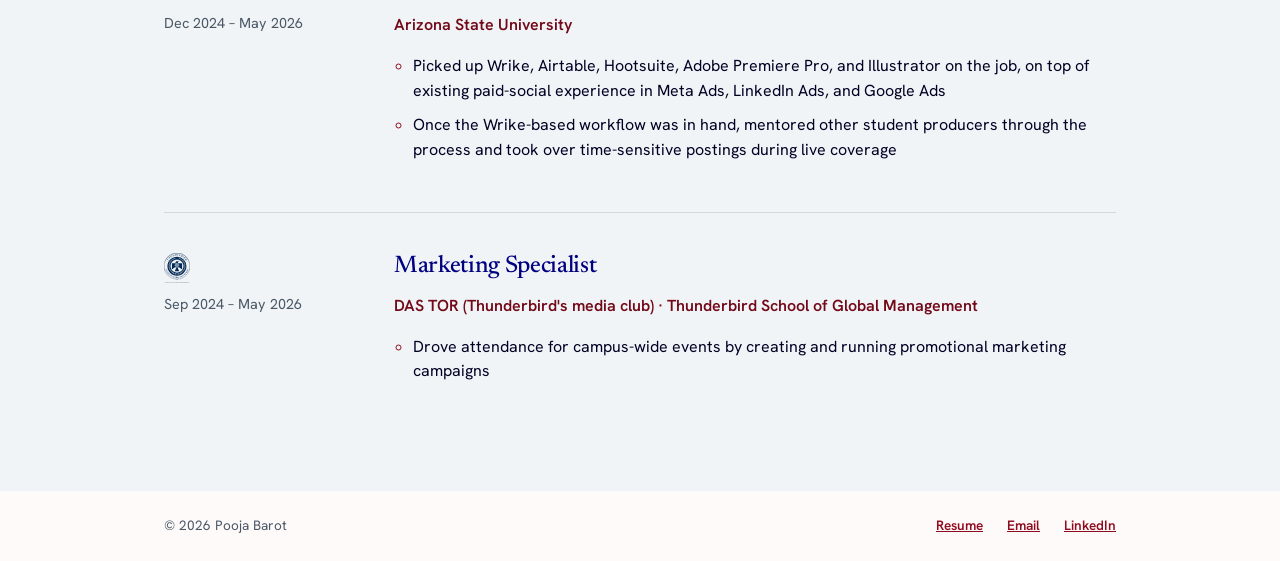
<file: experience.html>
<!DOCTYPE html>
<html lang="en">
<head>
  <meta charset="UTF-8" />
  <meta name="viewport" content="width=device-width, initial-scale=1.0" />
  <title>Experience | Pooja Barot</title>
  <meta name="description" content="Professional experience of Pooja Barot across EuropeLab, Hexafort, Arizona State University, and Barcode Entertainment." />
  <meta property="og:type" content="website" />
  <meta property="og:title" content="Experience | Pooja Barot" />
  <meta property="og:description" content="Professional experience of Pooja Barot across EuropeLab, Hexafort, Arizona State University, and Barcode Entertainment." />
  <meta property="og:url" content="https://poojadbarot.github.io/pooja-portfolio/experience.html" />
  <meta property="og:image" content="https://poojadbarot.github.io/pooja-portfolio/assets/og-image.png" />
  <meta name="twitter:card" content="summary_large_image" />
  <meta name="twitter:image" content="https://poojadbarot.github.io/pooja-portfolio/assets/og-image.png" />
  <meta name="twitter:title" content="Experience | Pooja Barot" />
  <meta name="twitter:description" content="Professional experience of Pooja Barot across EuropeLab, Hexafort, Arizona State University, and Barcode Entertainment." />
  <link rel="preconnect" href="https://fonts.googleapis.com" />
  <link rel="preconnect" href="https://fonts.gstatic.com" crossorigin />
  <link href="https://fonts.googleapis.com/css2?family=Hanken+Grotesk:wght@400;500;600;700&family=Newsreader:opsz,wght@6..72,400;6..72,500;6..72,600&display=swap" rel="stylesheet" />
  <link rel="icon" href="assets/favicon.svg" type="image/svg+xml" />
  <link rel="stylesheet" href="styles.css?v=36" />
</head>
<body>
  <a class="skip-link" href="#main">Skip to main content</a>

  <header class="site-header">
    <nav class="nav" aria-label="Primary">
      <a href="index.html" class="nav-brand">Pooja Barot</a>
      <button class="nav-toggle" id="navToggle" aria-expanded="false" aria-controls="navLinks" aria-label="Toggle navigation menu">
        <span></span><span></span><span></span>
      </button>
      <ul class="nav-links" id="navLinks">
        <li><a href="about.html">About</a></li>
        <li><a href="experience.html" class="is-active">Experience</a></li>
        <li><a href="projects.html">Projects</a></li>
        <li><a href="skills.html">Skills</a></li>
        <li><a href="tools.html">Tools</a></li>
        <li><a href="education.html">Education</a></li>
        <li><a href="contact.html">Contact</a></li>
      </ul>
    </nav>
  </header>

  <main id="main">
    <section class="page-hero">
      <div class="container">
        <h1>Experience</h1>
        <p>Project management, GTM strategy, and growth marketing across five markets.</p>
      </div>
    </section>

    <section class="section">
      <div class="container">
        <p class="kicker reveal">
          <span class="kicker-label">Professional Experience</span>
        </p>
        <ol class="timeline">
          <li class="timeline-item reveal">
            <div class="timeline-heading">
              <img class="timeline-logo" src="assets/logos/companies/asu.png" alt="Arizona State University" loading="lazy" />
              <h2>Social Media Producer</h2>
              <p class="timeline-org">Arizona State University</p>
              <p class="timeline-meta">Dec 2024 &ndash; May 2026</p>
            </div>
            <ul>
              <li>Maintained ASU's brand identity across channels by planning and publishing content in Canva</li>
              <li>Informed content strategy by tracking campaign performance across platforms</li>
            </ul>
          </li>

          <li class="timeline-item reveal">
            <div class="timeline-heading">
              <img class="timeline-logo" src="assets/logos/companies/europelab.png" alt="EuropeLab" loading="lazy" />
              <h2>Project Management Consultant</h2>
              <p class="timeline-org">EuropeLab &middot; Private Label</p>
              <p class="timeline-meta">Oct 2025 &ndash; Dec 2025 · Montreal, Quebec, Canada</p>
            </div>
            <p class="timeline-about">EuropeLab is a private-label manufacturing and distribution consultancy supporting beauty, wellness, and spa brands expanding into new markets.</p>
            <ul>
              <li>Closed a <strong>20&ndash;25%</strong> lead-leakage gap by mapping CRM bottlenecks and redesigning the onboarding workflow</li>
              <li>Shaped market-expansion decisions on Nordic, medical, and wellness spa segments by synthesizing <strong>15+</strong> stakeholder interviews into decision-ready insights</li>
              <li>Aligned client stakeholders on next steps by presenting expansion scenarios covering channel prioritization, feasibility, and risk</li>
            </ul>
          </li>

          <li class="timeline-item reveal">
            <div class="timeline-heading">
              <img class="timeline-logo" src="assets/logos/companies/hexafort.png" alt="Hexafort, Inc." loading="lazy" />
              <h2>Marketing &amp; Strategy Intern</h2>
              <p class="timeline-org">Hexafort, Inc.</p>
              <p class="timeline-meta">May 2025 &ndash; Aug 2025 · United States</p>
            </div>
            <p class="timeline-about">Hexafort, Inc. is a cybersecurity solutions provider serving multinational enterprises across regulated industries.</p>
            <ul>
              <li>Lifted segmentation precision by <strong>30%</strong> and cut operational inefficiency by <strong>25%</strong> by building a go-to-market strategy and performance dashboards from scratch</li>
              <li>Built a <strong>$100,000+</strong> sales pipeline by running cold calling, lead onboarding, and email sequences through Apollo and Lemlist</li>
              <li>Kept enterprise clients audit-ready by managing SOC 2, ISO, and HIPAA compliance requirements across regulated markets</li>
              <li>Closed cross-cultural onboarding gaps by aligning cybersecurity messaging for enterprise clients across global markets</li>
            </ul>
          </li>

          <li class="timeline-item reveal">
            <div class="timeline-heading">
              <img class="timeline-logo" src="assets/logos/companies/barcode.webp" alt="Barcode Entertainment" loading="lazy" />
              <h2>Growth Marketing Manager</h2>
              <p class="timeline-org">Barcode Entertainment &middot; Strategic Brand Solutions</p>
              <p class="timeline-meta">Aug 2021 &ndash; Dec 2023 · Mumbai, India</p>
            </div>
            <p class="timeline-about">Barcode Entertainment is a strategic brand solutions agency running integrated marketing campaigns for multinational brands, including AB InBev and BookMyShow.</p>
            <ul>
              <li>Delivered <strong>$120,000</strong> in profit on AB InBev's Echoes of Earth activation at a <strong>60%</strong> gross margin by adapting creative strategy to local cultural preferences across markets</li>
              <li>Scaled brand reach by managing a <strong>200+</strong> creator network across countries on <strong>$45,000+</strong> in budget</li>
              <li>Informed market-entry strategy by delivering competitive research and insights across global markets</li>
              <li>Earlier, as Marketing Specialist: generated <strong>$70,000</strong> in revenue at a <strong>50%+</strong> margin for Vurse (a Dubai-based client) and a <strong>41.5%</strong> margin on a BookMyShow campaign for musician Prateek Kuhad by coordinating <strong>100+</strong> client relationships</li>
            </ul>
          </li>

          <li class="timeline-item timeline-item--compact reveal">
            <div class="timeline-heading">
              <img class="timeline-logo" src="assets/logos/companies/tierra.png" alt="Tierra Tours and Travels" loading="lazy" />
              <h2>Marketing Manager</h2>
              <p class="timeline-org">Tierra Tours and Travels Private Limited</p>
              <p class="timeline-meta">Apr 2019 &ndash; Sep 2020 · Mumbai, India</p>
            </div>
            <p>Grew website traffic <strong>20%</strong> through SEO and content optimization, expanded lead generation across <strong>15+</strong> international markets, and cut manual posting effort <strong>40%</strong> by automating campaigns with Buffer and Mailchimp.</p>
          </li>

          <li class="timeline-item timeline-item--compact reveal">
            <div class="timeline-heading">
              <img class="timeline-logo" src="assets/logos/companies/soulflower.svg" alt="Soulflower" loading="lazy" />
              <h2>Early Internships</h2>
              <p class="timeline-org">Exchange4Artist &amp; Soulflower Co Ltd</p>
              <p class="timeline-meta">Jan 2018 &ndash; Nov 2018</p>
            </div>
            <p>First marketing roles: content scheduling and audience engagement tracking at Exchange4Artist (Oct&ndash;Nov 2018), and social content posting and community engagement at Soulflower Co Ltd (Jan&ndash;Mar 2018).</p>
          </li>
        </ol>
      </div>
    </section>

    <section class="section section-alt">
      <div class="container">
        <p class="kicker reveal">
          <span class="kicker-label">Leadership at Thunderbird &amp; ASU</span>
        </p>
        <p class="lede reveal">
          Every role and project I've taken on at Thunderbird School of Global Management and
          Arizona State University, grouped together. The three student roles ran concurrently,
          each a part-time commitment alongside full-time coursework; the Research Analyst
          role began after graduation.
        </p>
        <ol class="timeline">
          <li class="timeline-item reveal">
            <div class="timeline-heading">
              <img class="timeline-logo" src="assets/logos/companies/asu.png" alt="Arizona State University" loading="lazy" />
              <h2>Research Analyst</h2>
              <p class="timeline-org">Arizona State University</p>
              <p class="timeline-meta">Sep 2026 &ndash; Present · Arizona, United States</p>
            </div>
            <p class="timeline-about">Arizona State University is a public research university and Pooja's graduate institution, home to the Thunderbird School of Global Management.</p>
            <ul>
              <li>Informed Prof. Robert Grosse's research on whether autocratic governments adopt less open trade and investment policies than democracies by analyzing cross-country governance data</li>
              <li>Measured how foreign funding affects company performance by building firm-level datasets across Cambodia, Indonesia, Laos, Thailand, and Vietnam</li>
            </ul>
          </li>

          <li class="timeline-item reveal">
            <div class="timeline-heading">
              <img class="timeline-logo" src="assets/logos/companies/thunderbird.svg" alt="Thunderbird School of Global Management" loading="lazy" />
              <h2>VP of Marketing</h2>
              <p class="timeline-org">International Project Managers Club &middot; Thunderbird School of Global Management</p>
              <p class="timeline-meta">Sep 2024 &ndash; May 2026</p>
            </div>
            <ul>
              <li>Grew engagement <strong>45%</strong> from a standing start by launching and running the club's LinkedIn and Instagram pages in Canva</li>
              <li>Led a 3-person marketing team as VP of Marketing, setting content and brand direction across channels</li>
            </ul>
          </li>

          <li class="timeline-item reveal">
            <div class="timeline-heading">
              <img class="timeline-logo" src="assets/logos/companies/asu.png" alt="Arizona State University" loading="lazy" />
              <h2>Social Media Producer</h2>
              <p class="timeline-org">Arizona State University</p>
              <p class="timeline-meta">Dec 2024 &ndash; May 2026</p>
            </div>
            <ul>
              <li>Picked up Wrike, Airtable, Hootsuite, Adobe Premiere Pro, and Illustrator on the job, on top of existing paid-social experience in Meta Ads, LinkedIn Ads, and Google Ads</li>
              <li>Once the Wrike-based workflow was in hand, mentored other student producers through the process and took over time-sensitive postings during live coverage</li>
            </ul>
          </li>

          <li class="timeline-item reveal">
            <div class="timeline-heading">
              <img class="timeline-logo" src="assets/logos/companies/thunderbird.svg" alt="Thunderbird School of Global Management" loading="lazy" />
              <h2>Marketing Specialist</h2>
              <p class="timeline-org">DAS TOR (Thunderbird's media club) &middot; Thunderbird School of Global Management</p>
              <p class="timeline-meta">Sep 2024 &ndash; May 2026</p>
            </div>
            <ul>
              <li>Drove attendance for campus-wide events by creating and running promotional marketing campaigns</li>
            </ul>
          </li>
        </ol>
      </div>
    </section>
  </main>

  <footer class="site-footer">
    <div class="container footer-row">
      <p>&copy; 2026 Pooja Barot</p>
      <ul class="footer-links">
        <li><a href="assets/resumes/Pooja-Barot-Resume.pdf" download>Resume</a></li>
        <li><a href="mailto:poobarot96@gmail.com">Email</a></li>
        <li><a href="https://www.linkedin.com/in/poojadbarot" target="_blank" rel="noopener noreferrer">LinkedIn</a></li>
      </ul>
    </div>
  </footer>

  <script src="script.js?v=7"></script>
</body>
</html>
</file>
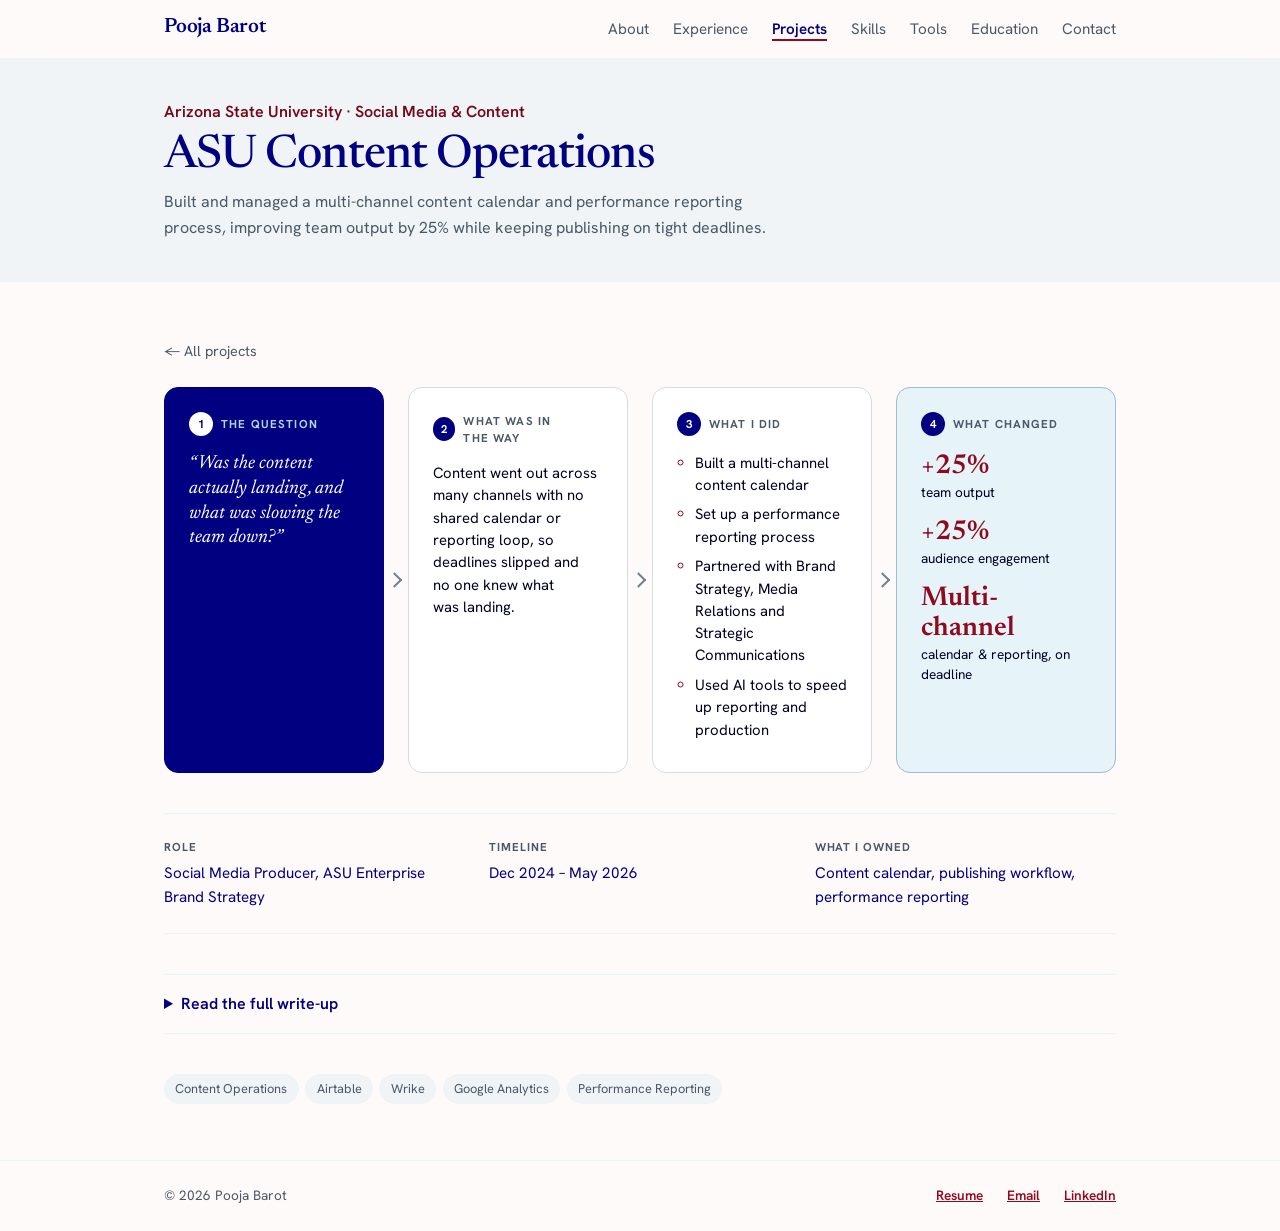
<file: project-asu.html>
<!DOCTYPE html>
<html lang="en">
<head>
  <meta charset="UTF-8" />
  <meta name="viewport" content="width=device-width, initial-scale=1.0" />
  <title>ASU Content Operations | Pooja Barot</title>
  <meta name="description" content="Case study: how Pooja Barot built a multi-channel content calendar and reporting process at Arizona State University, improving team output by 25%." />
  <meta property="og:type" content="article" />
  <meta property="og:title" content="ASU Content Operations | Pooja Barot" />
  <meta property="og:description" content="Case study: how Pooja Barot built a multi-channel content calendar and reporting process at Arizona State University, improving team output by 25%." />
  <meta property="og:url" content="https://poojadbarot.github.io/pooja-portfolio/project-asu.html" />
  <meta property="og:image" content="https://poojadbarot.github.io/pooja-portfolio/assets/og-image.png" />
  <meta name="twitter:card" content="summary_large_image" />
  <meta name="twitter:image" content="https://poojadbarot.github.io/pooja-portfolio/assets/og-image.png" />
  <meta name="twitter:title" content="ASU Content Operations | Pooja Barot" />
  <meta name="twitter:description" content="Case study: a multi-channel content calendar and reporting process at Arizona State University." />
  <link rel="preconnect" href="https://fonts.googleapis.com" />
  <link rel="preconnect" href="https://fonts.gstatic.com" crossorigin />
  <link href="https://fonts.googleapis.com/css2?family=Hanken+Grotesk:wght@400;500;600;700&family=Newsreader:opsz,wght@6..72,400;6..72,500;6..72,600&display=swap" rel="stylesheet" />
  <link rel="icon" href="assets/favicon.svg" type="image/svg+xml" />
  <link rel="stylesheet" href="styles.css?v=36" />
</head>
<body>
  <a class="skip-link" href="#main">Skip to main content</a>

  <header class="site-header">
    <nav class="nav" aria-label="Primary">
      <a href="index.html" class="nav-brand">Pooja Barot</a>
      <button class="nav-toggle" id="navToggle" aria-expanded="false" aria-controls="navLinks" aria-label="Toggle navigation menu">
        <span></span><span></span><span></span>
      </button>
      <ul class="nav-links" id="navLinks">
        <li><a href="about.html">About</a></li>
        <li><a href="experience.html">Experience</a></li>
        <li><a href="projects.html" class="is-active">Projects</a></li>
        <li><a href="skills.html">Skills</a></li>
        <li><a href="tools.html">Tools</a></li>
        <li><a href="education.html">Education</a></li>
        <li><a href="contact.html">Contact</a></li>
      </ul>
    </nav>
  </header>

  <main id="main">
    <section class="page-hero">
      <div class="container">
        <p class="project-org">Arizona State University · Social Media &amp; Content</p>
        <h1>ASU Content Operations</h1>
        <p>Built and managed a multi-channel content calendar and performance reporting process, improving team output by 25% while keeping publishing on tight deadlines.</p>
      </div>
    </section>

    <section class="section">
      <div class="container">
        <a class="back-link" href="projects.html">&larr; All projects</a>
        <ol class="story-board" aria-label="The case study in four steps">
          <li class="story-step story-step--question reveal">
            <p class="story-label"><span aria-hidden="true">1</span> The question</p>
            <p class="story-quote">&ldquo;Was the content actually landing, and what was slowing the team down?&rdquo;</p>
          </li>
          <li class="story-step reveal">
            <p class="story-label"><span aria-hidden="true">2</span> What was in the way</p>
            <p>Content went out across many channels with no shared calendar or reporting loop, so deadlines slipped and no one knew what was landing.</p>
          </li>
          <li class="story-step reveal">
            <p class="story-label"><span aria-hidden="true">3</span> What I did</p>
            <ul class="story-actions">
              <li>Built a multi-channel content calendar</li>
              <li>Set up a performance reporting process</li>
              <li>Partnered with Brand Strategy, Media Relations and Strategic Communications</li>
              <li>Used AI tools to speed up reporting and production</li>
            </ul>
          </li>
          <li class="story-step story-step--result reveal">
            <p class="story-label"><span aria-hidden="true">4</span> What changed</p>
            <ul class="story-results">
              <li><span class="story-figure">+25%</span><span class="story-figure-label">team output</span></li>
              <li><span class="story-figure">+25%</span><span class="story-figure-label">audience engagement</span></li>
              <li><span class="story-figure">Multi-channel</span><span class="story-figure-label">calendar &amp; reporting, on deadline</span></li>
            </ul>
          </li>
        </ol>

        <dl class="case-meta reveal">
          <div>
            <dt>Role</dt>
            <dd>Social Media Producer, ASU Enterprise Brand Strategy</dd>
          </div>
          <div>
            <dt>Timeline</dt>
            <dd>Dec 2024 &ndash; May 2026</dd>
          </div>
          <div>
            <dt>What I owned</dt>
            <dd>Content calendar, publishing workflow, performance reporting</dd>
          </div>
        </dl>

        <details class="case-details">
          <summary>Read the full write-up</summary>

        <div class="case-block reveal">
          <h2>Problem</h2>
          <p>
            Content was being produced across multiple channels for a large enterprise brand, but
            without a shared calendar or a clear reporting loop. That meant missed deadlines,
            inconsistent output, and no reliable read on what was actually resonating with the
            audience, all while coordinating with Enterprise Brand Strategy, Media Relations,
            and Strategic Communications teams.
          </p>
        </div>

        <div class="case-block reveal">
          <h2>Process</h2>
          <ul>
            <li>Built and managed a multi-channel content calendar so planning, scheduling, and publishing stayed aligned with ASU's brand identity.</li>
            <li>Set up a performance reporting process to track how content and campaigns performed, turning metrics into decisions instead of guesswork.</li>
            <li>Partnered across Enterprise Brand Strategy, Media Relations, and Strategic Communications to keep output consistent across platforms.</li>
            <li>Used AI tools to accelerate reporting and repetitive production work, freeing time for higher-value planning.</li>
          </ul>
        </div>

        <div class="case-block reveal">
          <h2>Outcome</h2>
          <ul class="case-outcomes">
            <li>
              <span class="outcome-figure">+25%</span>
              <span class="outcome-label">team output</span>
            </li>
            <li>
              <span class="outcome-figure">+25%</span>
              <span class="outcome-label">audience engagement</span>
            </li>
            <li>
              <span class="outcome-figure">Multi-channel</span>
              <span class="outcome-label">calendar &amp; reporting, on deadline</span>
            </li>
          </ul>
        </div>

        <div class="case-block reveal">
          <h2>What I learned</h2>
          <p>
            Most content problems are really operations problems. A shared calendar and a simple
            reporting loop did more for output and quality than any single piece of content,
            and made it obvious which work to do more of.
          </p>
        </div>

        </details>

        <ul class="case-tags reveal">
          <li>Content Operations</li>
          <li>Airtable</li>
          <li>Wrike</li>
          <li>Google Analytics</li>
          <li>Performance Reporting</li>
        </ul>
      </div>
    </section>
  </main>

  <footer class="site-footer">
    <div class="container footer-row">
      <p>&copy; 2026 Pooja Barot</p>
      <ul class="footer-links">
        <li><a href="assets/resumes/Pooja-Barot-Resume.pdf" download>Resume</a></li>
        <li><a href="mailto:poobarot96@gmail.com">Email</a></li>
        <li><a href="https://www.linkedin.com/in/poojadbarot" target="_blank" rel="noopener noreferrer">LinkedIn</a></li>
      </ul>
    </div>
  </footer>

  <script src="script.js?v=7"></script>
</body>
</html>
</file>
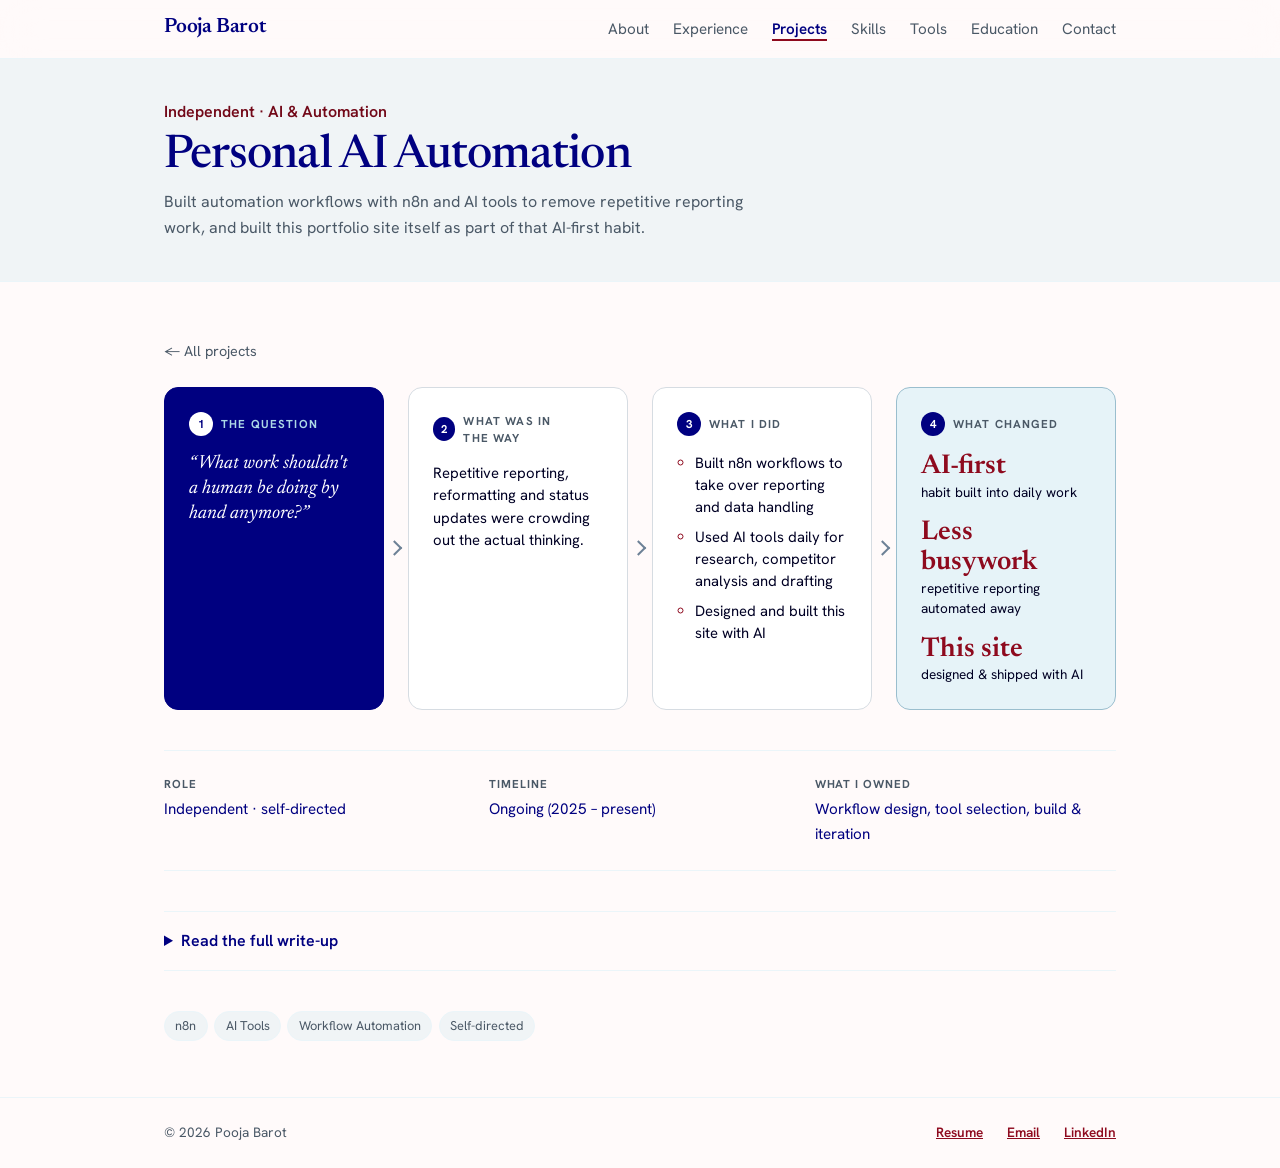
<file: project-automation.html>
<!DOCTYPE html>
<html lang="en">
<head>
  <meta charset="UTF-8" />
  <meta name="viewport" content="width=device-width, initial-scale=1.0" />
  <title>Personal AI Automation | Pooja Barot</title>
  <meta name="description" content="Case study: how Pooja Barot built automation workflows with n8n and AI tools to remove repetitive reporting work, and built this portfolio site in the process." />
  <meta property="og:type" content="article" />
  <meta property="og:title" content="Personal AI Automation | Pooja Barot" />
  <meta property="og:description" content="Case study: how Pooja Barot built automation workflows with n8n and AI tools to remove repetitive reporting work, and built this portfolio site in the process." />
  <meta property="og:url" content="https://poojadbarot.github.io/pooja-portfolio/project-automation.html" />
  <meta property="og:image" content="https://poojadbarot.github.io/pooja-portfolio/assets/og-image.png" />
  <meta name="twitter:card" content="summary_large_image" />
  <meta name="twitter:image" content="https://poojadbarot.github.io/pooja-portfolio/assets/og-image.png" />
  <meta name="twitter:title" content="Personal AI Automation | Pooja Barot" />
  <meta name="twitter:description" content="Case study: automation workflows with n8n and AI tools that remove repetitive work." />
  <link rel="preconnect" href="https://fonts.googleapis.com" />
  <link rel="preconnect" href="https://fonts.gstatic.com" crossorigin />
  <link href="https://fonts.googleapis.com/css2?family=Hanken+Grotesk:wght@400;500;600;700&family=Newsreader:opsz,wght@6..72,400;6..72,500;6..72,600&display=swap" rel="stylesheet" />
  <link rel="icon" href="assets/favicon.svg" type="image/svg+xml" />
  <link rel="stylesheet" href="styles.css?v=36" />
</head>
<body>
  <a class="skip-link" href="#main">Skip to main content</a>

  <header class="site-header">
    <nav class="nav" aria-label="Primary">
      <a href="index.html" class="nav-brand">Pooja Barot</a>
      <button class="nav-toggle" id="navToggle" aria-expanded="false" aria-controls="navLinks" aria-label="Toggle navigation menu">
        <span></span><span></span><span></span>
      </button>
      <ul class="nav-links" id="navLinks">
        <li><a href="about.html">About</a></li>
        <li><a href="experience.html">Experience</a></li>
        <li><a href="projects.html" class="is-active">Projects</a></li>
        <li><a href="skills.html">Skills</a></li>
        <li><a href="tools.html">Tools</a></li>
        <li><a href="education.html">Education</a></li>
        <li><a href="contact.html">Contact</a></li>
      </ul>
    </nav>
  </header>

  <main id="main">
    <section class="page-hero">
      <div class="container">
        <p class="project-org">Independent · AI &amp; Automation</p>
        <h1>Personal AI Automation</h1>
        <p>Built automation workflows with n8n and AI tools to remove repetitive reporting work, and built this portfolio site itself as part of that AI-first habit.</p>
      </div>
    </section>

    <section class="section">
      <div class="container">
        <a class="back-link" href="projects.html">&larr; All projects</a>
        <ol class="story-board" aria-label="The case study in four steps">
          <li class="story-step story-step--question reveal">
            <p class="story-label"><span aria-hidden="true">1</span> The question</p>
            <p class="story-quote">&ldquo;What work shouldn't a human be doing by hand anymore?&rdquo;</p>
          </li>
          <li class="story-step reveal">
            <p class="story-label"><span aria-hidden="true">2</span> What was in the way</p>
            <p>Repetitive reporting, reformatting and status updates were crowding out the actual thinking.</p>
          </li>
          <li class="story-step reveal">
            <p class="story-label"><span aria-hidden="true">3</span> What I did</p>
            <ul class="story-actions">
              <li>Built n8n workflows to take over reporting and data handling</li>
              <li>Used AI tools daily for research, competitor analysis and drafting</li>
              <li>Designed and built this site with AI</li>
            </ul>
          </li>
          <li class="story-step story-step--result reveal">
            <p class="story-label"><span aria-hidden="true">4</span> What changed</p>
            <ul class="story-results">
              <li><span class="story-figure">AI-first</span><span class="story-figure-label">habit built into daily work</span></li>
              <li><span class="story-figure">Less busywork</span><span class="story-figure-label">repetitive reporting automated away</span></li>
              <li><span class="story-figure">This site</span><span class="story-figure-label">designed &amp; shipped with AI</span></li>
            </ul>
          </li>
        </ol>

        <dl class="case-meta reveal">
          <div>
            <dt>Role</dt>
            <dd>Independent · self-directed</dd>
          </div>
          <div>
            <dt>Timeline</dt>
            <dd>Ongoing (2025 &ndash; present)</dd>
          </div>
          <div>
            <dt>What I owned</dt>
            <dd>Workflow design, tool selection, build &amp; iteration</dd>
          </div>
        </dl>

        <details class="case-details">
          <summary>Read the full write-up</summary>

        <div class="case-block reveal">
          <h2>Problem</h2>
          <p>
            A lot of marketing and analysis work is repetitive: pulling the same reports, reformatting
            the same data, writing the same status updates. That time adds up and crowds out the
            actual thinking. I wanted a standing habit of handing the repetitive parts to AI so I
            could spend more time on analysis and judgment.
          </p>
        </div>

        <div class="case-block reveal">
          <h2>Process</h2>
          <ul>
            <li>Built automation workflows in n8n to remove repetitive reporting and data-handling tasks end to end.</li>
            <li>Used AI tools day-to-day for market research, competitor analysis, campaign reporting, and drafting, treating them as a thinking partner, not a shortcut.</li>
            <li>Designed and built this portfolio site itself in collaboration with AI, iterating on structure, copy, and design across many rounds.</li>
          </ul>
        </div>

        <div class="case-block reveal">
          <h2>Outcome</h2>
          <ul class="case-outcomes">
            <li>
              <span class="outcome-figure">AI-first</span>
              <span class="outcome-label">habit built into daily work</span>
            </li>
            <li>
              <span class="outcome-figure">Less busywork</span>
              <span class="outcome-label">repetitive reporting automated away</span>
            </li>
            <li>
              <span class="outcome-figure">This site</span>
              <span class="outcome-label">designed &amp; shipped with AI</span>
            </li>
          </ul>
        </div>

        <div class="case-block reveal">
          <h2>What I learned</h2>
          <p>
            The win isn't the tool; it's the habit of asking what a human shouldn't be doing by
            hand. Automating the repetitive layer makes the analytical layer sharper, because there's
            more time and attention left for it.
          </p>
        </div>

        </details>

        <ul class="case-tags reveal">
          <li>n8n</li>
          <li>AI Tools</li>
          <li>Workflow Automation</li>
          <li>Self-directed</li>
        </ul>
      </div>
    </section>
  </main>

  <footer class="site-footer">
    <div class="container footer-row">
      <p>&copy; 2026 Pooja Barot</p>
      <ul class="footer-links">
        <li><a href="assets/resumes/Pooja-Barot-Resume.pdf" download>Resume</a></li>
        <li><a href="mailto:poobarot96@gmail.com">Email</a></li>
        <li><a href="https://www.linkedin.com/in/poojadbarot" target="_blank" rel="noopener noreferrer">LinkedIn</a></li>
      </ul>
    </div>
  </footer>

  <script src="script.js?v=7"></script>
</body>
</html>
</file>
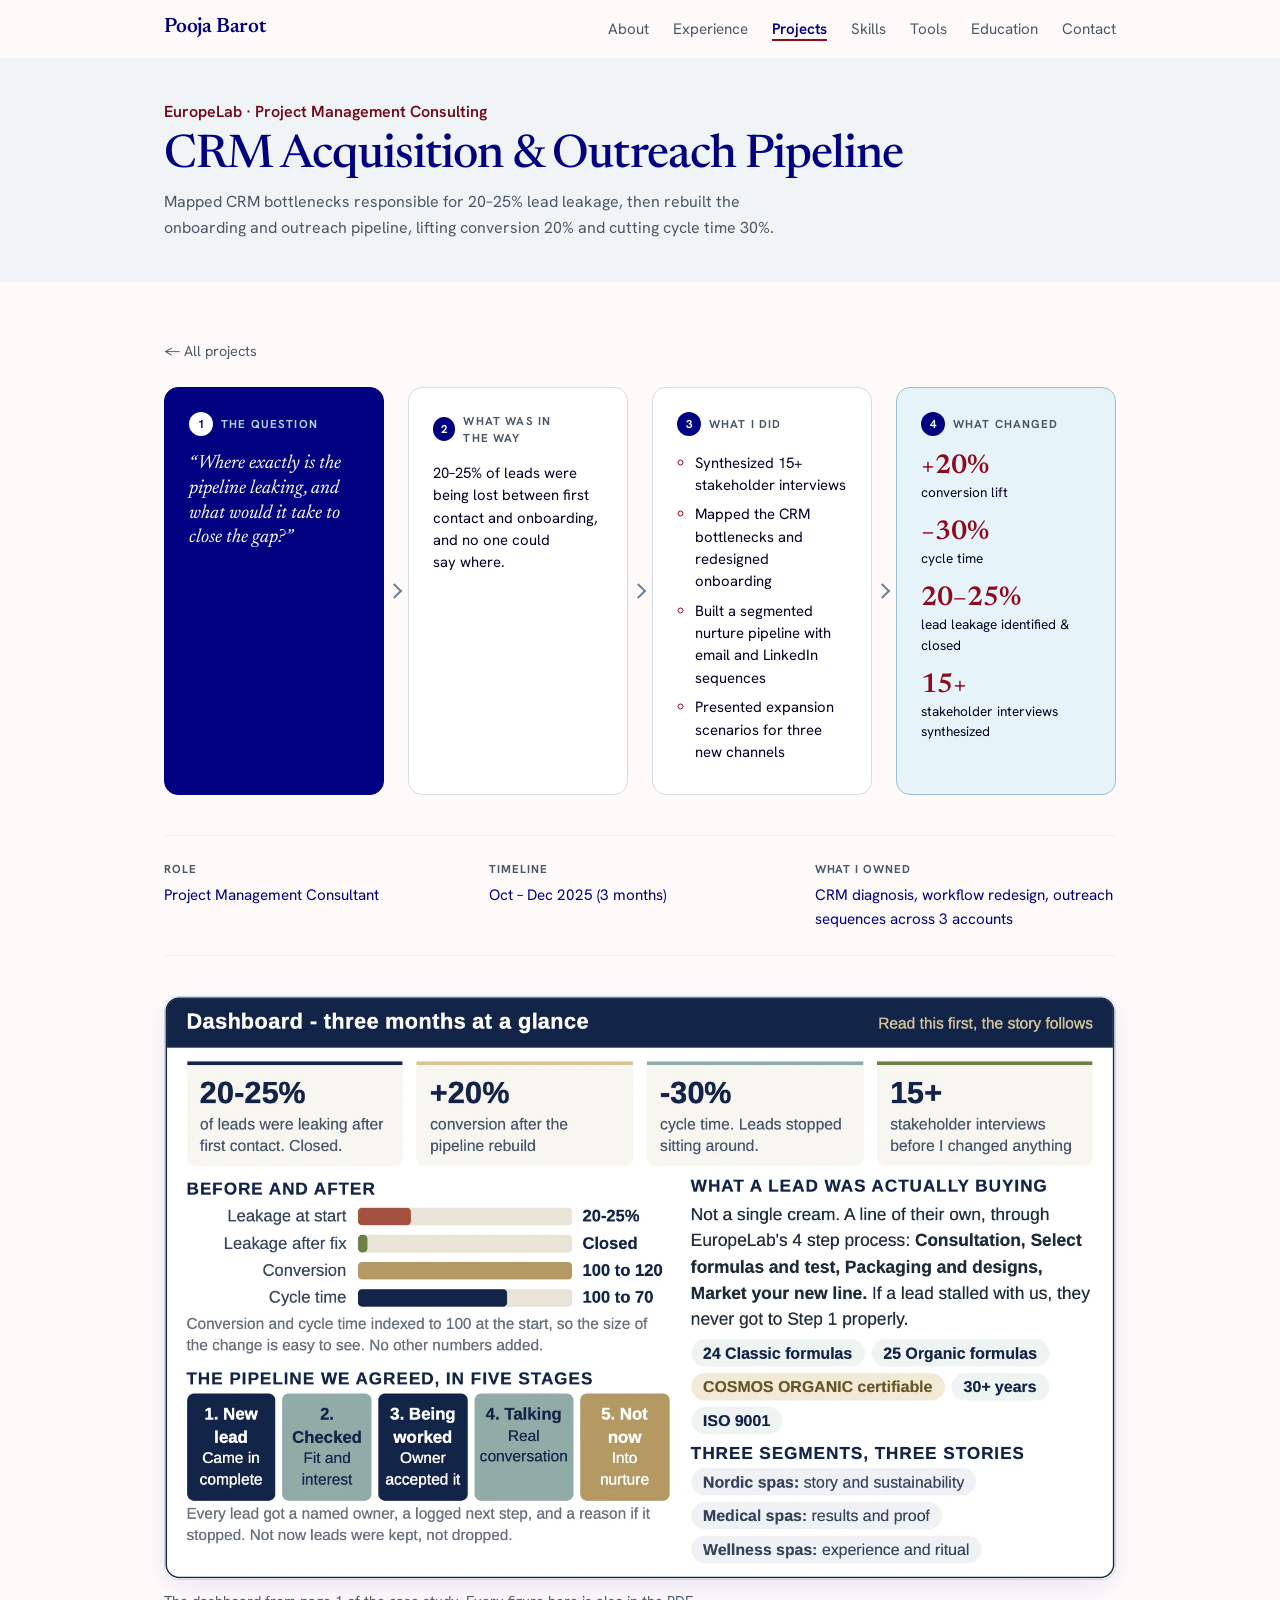
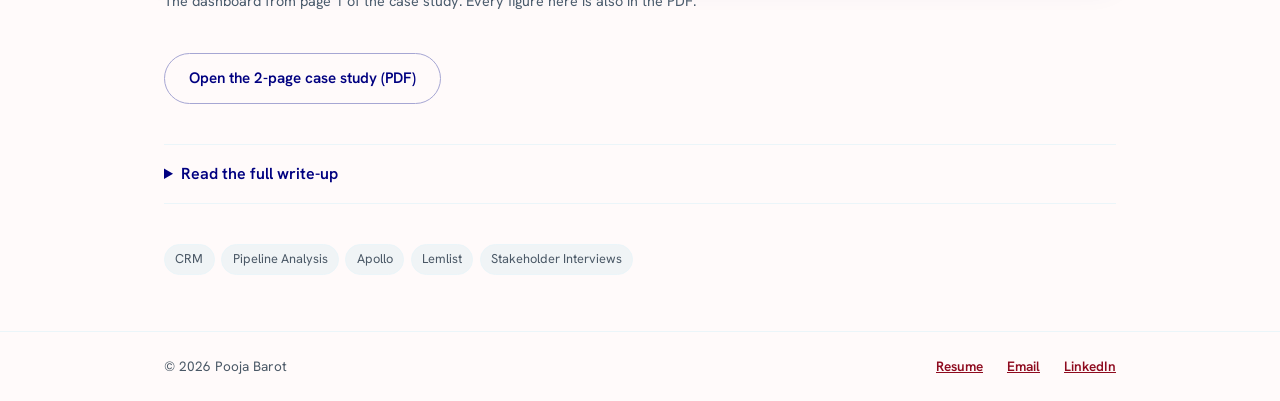
<file: project-europelab.html>
<!DOCTYPE html>
<html lang="en">
<head>
  <meta charset="UTF-8" />
  <meta name="viewport" content="width=device-width, initial-scale=1.0" />
  <title>CRM Acquisition &amp; Outreach Pipeline | Pooja Barot</title>
  <meta name="description" content="Case study: how Pooja Barot mapped CRM bottlenecks causing 20–25% lead leakage at EuropeLab and rebuilt the onboarding and outreach pipeline, lifting conversion 20%." />
  <meta property="og:type" content="article" />
  <meta property="og:title" content="CRM Acquisition &amp; Outreach Pipeline | Pooja Barot" />
  <meta property="og:description" content="Case study: how Pooja Barot mapped CRM bottlenecks causing 20–25% lead leakage at EuropeLab and rebuilt the onboarding and outreach pipeline, lifting conversion 20%." />
  <meta property="og:url" content="https://poojadbarot.github.io/pooja-portfolio/project-europelab.html" />
  <meta property="og:image" content="https://poojadbarot.github.io/pooja-portfolio/assets/og-image.png" />
  <meta name="twitter:card" content="summary_large_image" />
  <meta name="twitter:image" content="https://poojadbarot.github.io/pooja-portfolio/assets/og-image.png" />
  <meta name="twitter:title" content="CRM Acquisition &amp; Outreach Pipeline | Pooja Barot" />
  <meta name="twitter:description" content="Case study: mapping CRM bottlenecks and rebuilding the outreach pipeline at EuropeLab." />
  <link rel="preconnect" href="https://fonts.googleapis.com" />
  <link rel="preconnect" href="https://fonts.gstatic.com" crossorigin />
  <link href="https://fonts.googleapis.com/css2?family=Hanken+Grotesk:wght@400;500;600;700&family=Newsreader:opsz,wght@6..72,400;6..72,500;6..72,600&display=swap" rel="stylesheet" />
  <link rel="icon" href="assets/favicon.svg" type="image/svg+xml" />
  <link rel="stylesheet" href="styles.css?v=36" />
</head>
<body>
  <a class="skip-link" href="#main">Skip to main content</a>

  <header class="site-header">
    <nav class="nav" aria-label="Primary">
      <a href="index.html" class="nav-brand">Pooja Barot</a>
      <button class="nav-toggle" id="navToggle" aria-expanded="false" aria-controls="navLinks" aria-label="Toggle navigation menu">
        <span></span><span></span><span></span>
      </button>
      <ul class="nav-links" id="navLinks">
        <li><a href="about.html">About</a></li>
        <li><a href="experience.html">Experience</a></li>
        <li><a href="projects.html" class="is-active">Projects</a></li>
        <li><a href="skills.html">Skills</a></li>
        <li><a href="tools.html">Tools</a></li>
        <li><a href="education.html">Education</a></li>
        <li><a href="contact.html">Contact</a></li>
      </ul>
    </nav>
  </header>

  <main id="main">
    <section class="page-hero">
      <div class="container">
        <p class="project-org">EuropeLab · Project Management Consulting</p>
        <h1>CRM Acquisition &amp; Outreach Pipeline</h1>
        <p>Mapped CRM bottlenecks responsible for 20&ndash;25% lead leakage, then rebuilt the onboarding and outreach pipeline, lifting conversion 20% and cutting cycle time 30%.</p>
      </div>
    </section>

    <section class="section">
      <div class="container">
        <a class="back-link" href="projects.html">&larr; All projects</a>
        <ol class="story-board" aria-label="The case study in four steps">
          <li class="story-step story-step--question reveal">
            <p class="story-label"><span aria-hidden="true">1</span> The question</p>
            <p class="story-quote">&ldquo;Where exactly is the pipeline leaking, and what would it take to close the gap?&rdquo;</p>
          </li>
          <li class="story-step reveal">
            <p class="story-label"><span aria-hidden="true">2</span> What was in the way</p>
            <p>20&ndash;25% of leads were being lost between first contact and onboarding, and no one could say where.</p>
          </li>
          <li class="story-step reveal">
            <p class="story-label"><span aria-hidden="true">3</span> What I did</p>
            <ul class="story-actions">
              <li>Synthesized 15+ stakeholder interviews</li>
              <li>Mapped the CRM bottlenecks and redesigned onboarding</li>
              <li>Built a segmented nurture pipeline with email and LinkedIn sequences</li>
              <li>Presented expansion scenarios for three new channels</li>
            </ul>
          </li>
          <li class="story-step story-step--result reveal">
            <p class="story-label"><span aria-hidden="true">4</span> What changed</p>
            <ul class="story-results">
              <li><span class="story-figure">+20%</span><span class="story-figure-label">conversion lift</span></li>
              <li><span class="story-figure">&minus;30%</span><span class="story-figure-label">cycle time</span></li>
              <li><span class="story-figure">20&ndash;25%</span><span class="story-figure-label">lead leakage identified &amp; closed</span></li>
              <li><span class="story-figure">15+</span><span class="story-figure-label">stakeholder interviews synthesized</span></li>
            </ul>
          </li>
        </ol>

        <dl class="case-meta reveal">
          <div>
            <dt>Role</dt>
            <dd>Project Management Consultant</dd>
          </div>
          <div>
            <dt>Timeline</dt>
            <dd>Oct &ndash; Dec 2025 (3 months)</dd>
          </div>
          <div>
            <dt>What I owned</dt>
            <dd>CRM diagnosis, workflow redesign, outreach sequences across 3 accounts</dd>
          </div>
        </dl>

        <figure class="case-dash reveal">
          <a class="case-dash-link" href="assets/case-studies/europelab-sales-enablement.pdf" target="_blank" rel="noopener">
            <img src="assets/case-studies/europelab-dashboard.webp" width="1593" height="975" alt="Dashboard from the EuropeLab case study: 20-25% lead leakage closed, +20% conversion, 30% shorter cycle time, 15+ stakeholder interviews and the five-stage pipeline." loading="lazy" />
          </a>
          <figcaption>The dashboard from page 1 of the case study. Every figure here is also in the PDF.</figcaption>
        </figure>

        <p class="case-pdf reveal"><a class="btn btn-secondary" href="assets/case-studies/europelab-sales-enablement.pdf" target="_blank" rel="noopener">Open the 2-page case study (PDF)</a></p>

        <details class="case-details">
          <summary>Read the full write-up</summary>

        <div class="case-block reveal">
          <h2>Problem</h2>
          <p>
            EuropeLab was losing 20&ndash;25% of its leads somewhere between first contact and
            onboarding, but no one could point to where. The CRM had bottlenecks, the onboarding
            workflow was inconsistent, and the team wanted to expand into Nordic, medical, and
            wellness spa channels without first understanding why the existing pipeline leaked.
          </p>
        </div>

        <div class="case-block reveal">
          <h2>Process</h2>
          <ul>
            <li>Synthesized findings from 15+ stakeholder interviews and market analysis to locate the exact points where leads were dropping out.</li>
            <li>Mapped the CRM bottlenecks responsible for the 20&ndash;25% leakage and redesigned the onboarding workflow to close the gap.</li>
            <li>Built a segmented CRM onboarding and nurture pipeline, then wrote and iterated the email and LinkedIn outreach sequences behind it across 3 accounts.</li>
            <li>Presented market-expansion scenarios for the Nordic, medical, and wellness spa channels, highlighting channel prioritization, feasibility, and risk.</li>
          </ul>
        </div>

        <div class="case-block reveal">
          <h2>Outcome</h2>
          <ul class="case-outcomes">
            <li>
              <span class="outcome-figure">+20%</span>
              <span class="outcome-label">conversion lift</span>
            </li>
            <li>
              <span class="outcome-figure">&minus;30%</span>
              <span class="outcome-label">cycle time</span>
            </li>
            <li>
              <span class="outcome-figure">20&ndash;25%</span>
              <span class="outcome-label">lead leakage identified &amp; closed</span>
            </li>
            <li>
              <span class="outcome-figure">15+</span>
              <span class="outcome-label">stakeholder interviews synthesized</span>
            </li>
          </ul>
        </div>

        <div class="case-block reveal">
          <h2>What I learned</h2>
          <p>
            A leaking pipeline is rarely one problem; it's several small ones that compound.
            Interviewing people across the funnel surfaced gaps the data alone didn't show, and fixing
            the workflow mattered more than adding new outreach on top of a broken one.
          </p>
        </div>

        </details>

        <ul class="case-tags reveal">
          <li>CRM</li>
          <li>Pipeline Analysis</li>
          <li>Apollo</li>
          <li>Lemlist</li>
          <li>Stakeholder Interviews</li>
        </ul>
      </div>
    </section>
  </main>

  <footer class="site-footer">
    <div class="container footer-row">
      <p>&copy; 2026 Pooja Barot</p>
      <ul class="footer-links">
        <li><a href="assets/resumes/Pooja-Barot-Resume.pdf" download>Resume</a></li>
        <li><a href="mailto:poobarot96@gmail.com">Email</a></li>
        <li><a href="https://www.linkedin.com/in/poojadbarot" target="_blank" rel="noopener noreferrer">LinkedIn</a></li>
      </ul>
    </div>
  </footer>

  <script src="script.js?v=7"></script>
</body>
</html>
</file>
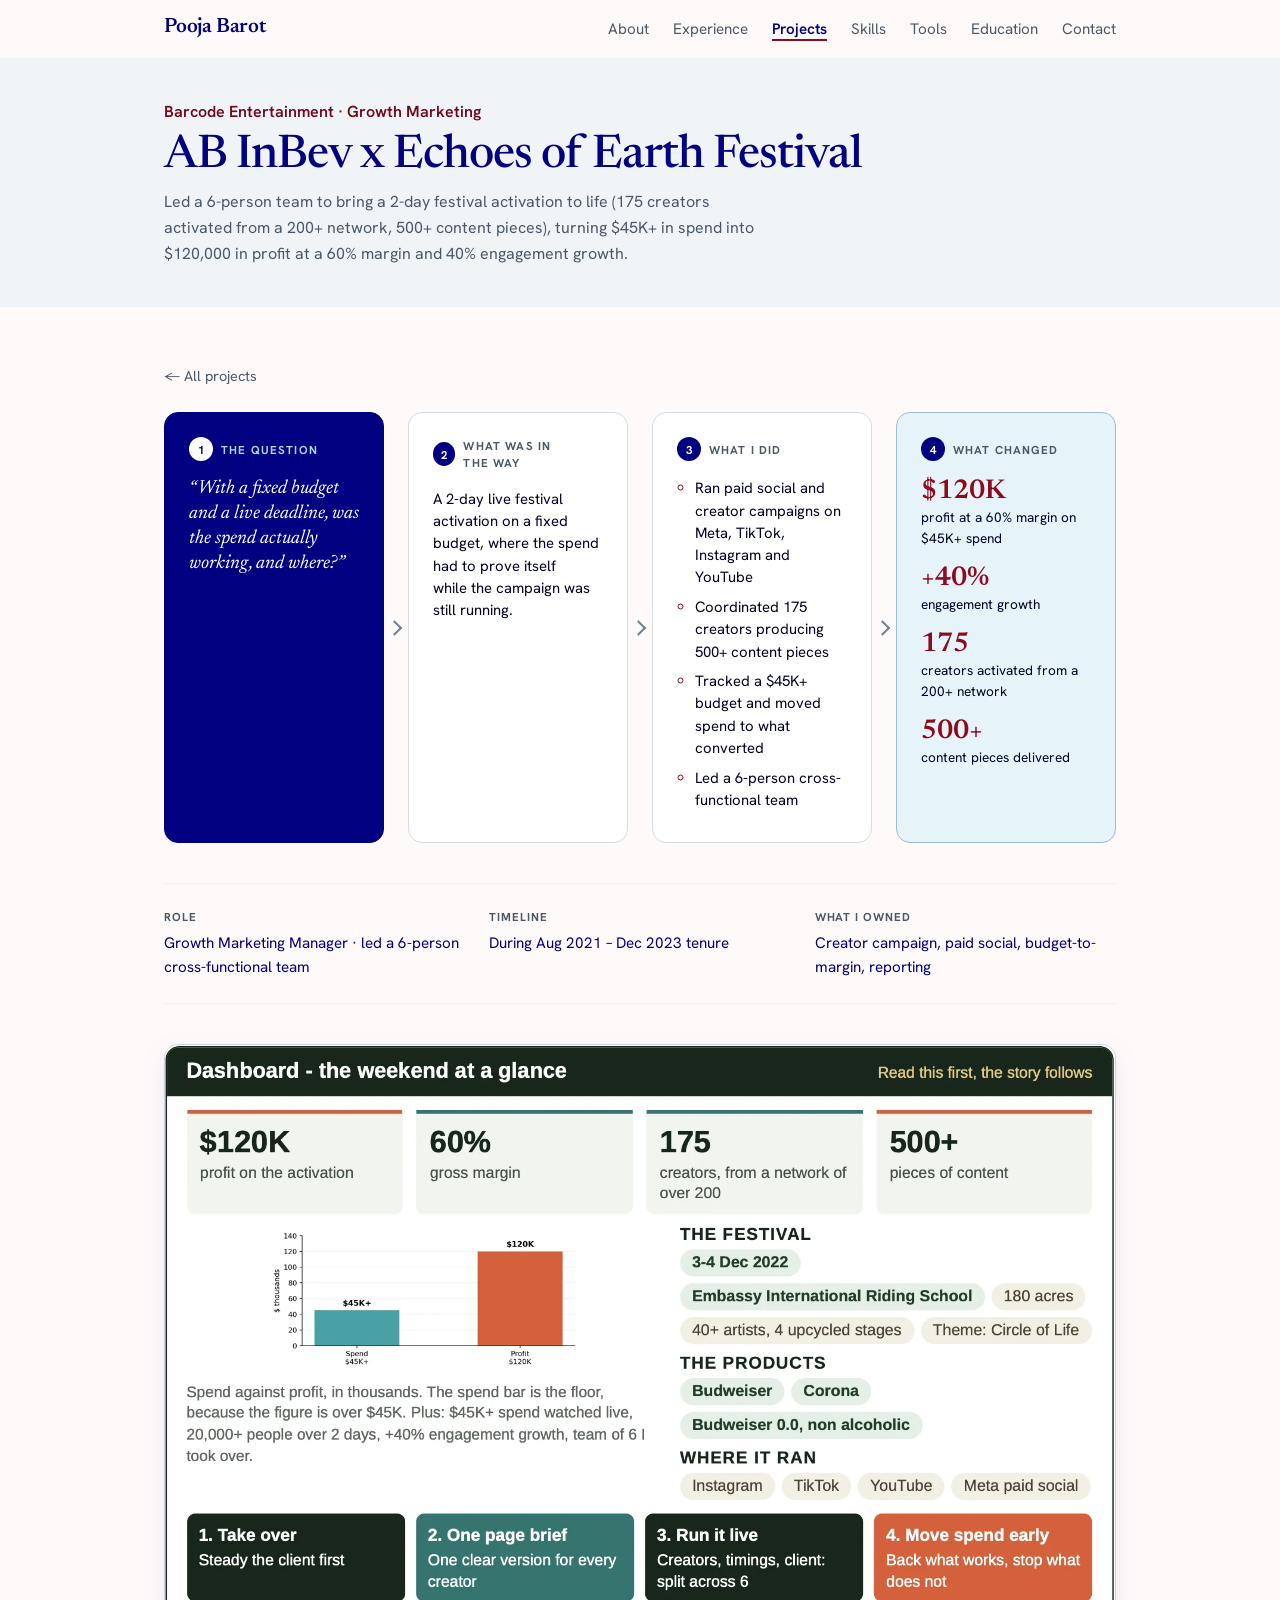
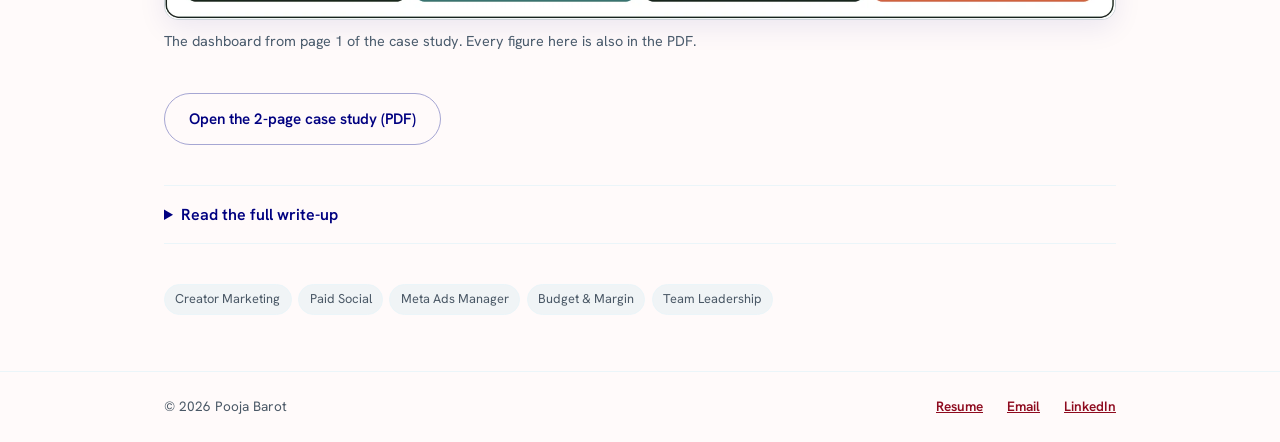
<file: project-festival.html>
<!DOCTYPE html>
<html lang="en">
<head>
  <meta charset="UTF-8" />
  <meta name="viewport" content="width=device-width, initial-scale=1.0" />
  <title>AB InBev x Echoes of Earth Festival | Pooja Barot</title>
  <meta name="description" content="Case study: how Pooja Barot ran a 2-day festival activation for AB InBev with 175 creators from a 200+ network and 500+ content pieces, turning $45K+ spend into $120,000 in profit at a 60% margin." />
  <meta property="og:type" content="article" />
  <meta property="og:title" content="AB InBev x Echoes of Earth Festival | Pooja Barot" />
  <meta property="og:description" content="Case study: how Pooja Barot ran a 2-day festival activation for AB InBev with 175 creators from a 200+ network and 500+ content pieces, turning $45K+ spend into $120,000 in profit at a 60% margin." />
  <meta property="og:url" content="https://poojadbarot.github.io/pooja-portfolio/project-festival.html" />
  <meta property="og:image" content="https://poojadbarot.github.io/pooja-portfolio/assets/og-image.png" />
  <meta name="twitter:card" content="summary_large_image" />
  <meta name="twitter:image" content="https://poojadbarot.github.io/pooja-portfolio/assets/og-image.png" />
  <meta name="twitter:title" content="AB InBev x Echoes of Earth Festival | Pooja Barot" />
  <meta name="twitter:description" content="Case study: a 2-day festival activation for AB InBev with 175 creators and 500+ content pieces." />
  <link rel="preconnect" href="https://fonts.googleapis.com" />
  <link rel="preconnect" href="https://fonts.gstatic.com" crossorigin />
  <link href="https://fonts.googleapis.com/css2?family=Hanken+Grotesk:wght@400;500;600;700&family=Newsreader:opsz,wght@6..72,400;6..72,500;6..72,600&display=swap" rel="stylesheet" />
  <link rel="icon" href="assets/favicon.svg" type="image/svg+xml" />
  <link rel="stylesheet" href="styles.css?v=36" />
</head>
<body>
  <a class="skip-link" href="#main">Skip to main content</a>

  <header class="site-header">
    <nav class="nav" aria-label="Primary">
      <a href="index.html" class="nav-brand">Pooja Barot</a>
      <button class="nav-toggle" id="navToggle" aria-expanded="false" aria-controls="navLinks" aria-label="Toggle navigation menu">
        <span></span><span></span><span></span>
      </button>
      <ul class="nav-links" id="navLinks">
        <li><a href="about.html">About</a></li>
        <li><a href="experience.html">Experience</a></li>
        <li><a href="projects.html" class="is-active">Projects</a></li>
        <li><a href="skills.html">Skills</a></li>
        <li><a href="tools.html">Tools</a></li>
        <li><a href="education.html">Education</a></li>
        <li><a href="contact.html">Contact</a></li>
      </ul>
    </nav>
  </header>

  <main id="main">
    <section class="page-hero">
      <div class="container">
        <p class="project-org">Barcode Entertainment · Growth Marketing</p>
        <h1>AB InBev x Echoes of Earth Festival</h1>
        <p>Led a 6-person team to bring a 2-day festival activation to life (175 creators activated from a 200+ network, 500+ content pieces), turning $45K+ in spend into $120,000 in profit at a 60% margin and 40% engagement growth.</p>
      </div>
    </section>

    <section class="section">
      <div class="container">
        <a class="back-link" href="projects.html">&larr; All projects</a>
        <ol class="story-board" aria-label="The case study in four steps">
          <li class="story-step story-step--question reveal">
            <p class="story-label"><span aria-hidden="true">1</span> The question</p>
            <p class="story-quote">&ldquo;With a fixed budget and a live deadline, was the spend actually working, and where?&rdquo;</p>
          </li>
          <li class="story-step reveal">
            <p class="story-label"><span aria-hidden="true">2</span> What was in the way</p>
            <p>A 2-day live festival activation on a fixed budget, where the spend had to prove itself while the campaign was still running.</p>
          </li>
          <li class="story-step reveal">
            <p class="story-label"><span aria-hidden="true">3</span> What I did</p>
            <ul class="story-actions">
              <li>Ran paid social and creator campaigns on Meta, TikTok, Instagram and YouTube</li>
              <li>Coordinated 175 creators producing 500+ content pieces</li>
              <li>Tracked a $45K+ budget and moved spend to what converted</li>
              <li>Led a 6-person cross-functional team</li>
            </ul>
          </li>
          <li class="story-step story-step--result reveal">
            <p class="story-label"><span aria-hidden="true">4</span> What changed</p>
            <ul class="story-results">
              <li><span class="story-figure">$120K</span><span class="story-figure-label">profit at a 60% margin on $45K+ spend</span></li>
              <li><span class="story-figure">+40%</span><span class="story-figure-label">engagement growth</span></li>
              <li><span class="story-figure">175</span><span class="story-figure-label">creators activated from a 200+ network</span></li>
              <li><span class="story-figure">500+</span><span class="story-figure-label">content pieces delivered</span></li>
            </ul>
          </li>
        </ol>

        <dl class="case-meta reveal">
          <div>
            <dt>Role</dt>
            <dd>Growth Marketing Manager · led a 6-person cross-functional team</dd>
          </div>
          <div>
            <dt>Timeline</dt>
            <dd>During Aug 2021 &ndash; Dec 2023 tenure</dd>
          </div>
          <div>
            <dt>What I owned</dt>
            <dd>Creator campaign, paid social, budget-to-margin, reporting</dd>
          </div>
        </dl>

        <figure class="case-dash reveal">
          <a class="case-dash-link" href="assets/case-studies/echoes-of-earth-barcode.pdf" target="_blank" rel="noopener">
            <img src="assets/case-studies/barcode-dashboard.webp" width="1594" height="963" alt="Dashboard from the Echoes of Earth case study: $120K profit, 60% gross margin, 175 creators, 500+ pieces of content, a spend versus profit chart and the four-step process." loading="lazy" />
          </a>
          <figcaption>The dashboard from page 1 of the case study. Every figure here is also in the PDF.</figcaption>
        </figure>

        <p class="case-pdf reveal"><a class="btn btn-secondary" href="assets/case-studies/echoes-of-earth-barcode.pdf" target="_blank" rel="noopener">Open the 2-page case study (PDF)</a></p>

        <details class="case-details">
          <summary>Read the full write-up</summary>

        <div class="case-block reveal">
          <h2>Problem</h2>
          <p>
            AB InBev needed a creator-driven activation for Echoes of Earth, a 2-day live music
            festival, delivered at scale and on a fixed budget. The challenge wasn't just producing
            content; it was proving the spend worked, coordinating 175 creators activated from a
            200+ creator network across a live deadline, and keeping margin healthy while the
            campaign ran in real time.
          </p>
        </div>

        <div class="case-block reveal">
          <h2>Process</h2>
          <ul>
            <li>Ran paid social and creator campaigns across Meta, TikTok, Instagram, and YouTube, adapting creative to local cultural preferences while holding brand consistency.</li>
            <li>Coordinated 175 creators producing 500+ content pieces, managing logistics, timelines, and stakeholder communications across a live 2-day event.</li>
            <li>Tracked budget, milestones, and dependencies against a $45K+ spend, optimizing allocation toward what was actually converting.</li>
            <li>Led a 6-person cross-functional team to timely delivery, building audience storytelling into decks and content.</li>
          </ul>
        </div>

        <div class="case-block reveal">
          <h2>Outcome</h2>
          <ul class="case-outcomes">
            <li>
              <span class="outcome-figure">$120K</span>
              <span class="outcome-label">profit at a 60% margin on $45K+ spend</span>
            </li>
            <li>
              <span class="outcome-figure">+40%</span>
              <span class="outcome-label">engagement growth</span>
            </li>
            <li>
              <span class="outcome-figure">175</span>
              <span class="outcome-label">creators activated from a 200+ network</span>
            </li>
            <li>
              <span class="outcome-figure">500+</span>
              <span class="outcome-label">content pieces delivered</span>
            </li>
          </ul>
        </div>

        <div class="case-block reveal">
          <h2>What I learned</h2>
          <p>
            At this scale, margin is a design decision, not an afterthought. Watching performance
            during the event, not just after it, let us shift spend toward what was
            landing and protect the margin while the campaign was still live.
          </p>
        </div>

        </details>

        <ul class="case-tags reveal">
          <li>Creator Marketing</li>
          <li>Paid Social</li>
          <li>Meta Ads Manager</li>
          <li>Budget &amp; Margin</li>
          <li>Team Leadership</li>
        </ul>
      </div>
    </section>
  </main>

  <footer class="site-footer">
    <div class="container footer-row">
      <p>&copy; 2026 Pooja Barot</p>
      <ul class="footer-links">
        <li><a href="assets/resumes/Pooja-Barot-Resume.pdf" download>Resume</a></li>
        <li><a href="mailto:poobarot96@gmail.com">Email</a></li>
        <li><a href="https://www.linkedin.com/in/poojadbarot" target="_blank" rel="noopener noreferrer">LinkedIn</a></li>
      </ul>
    </div>
  </footer>

  <script src="script.js?v=7"></script>
</body>
</html>
</file>
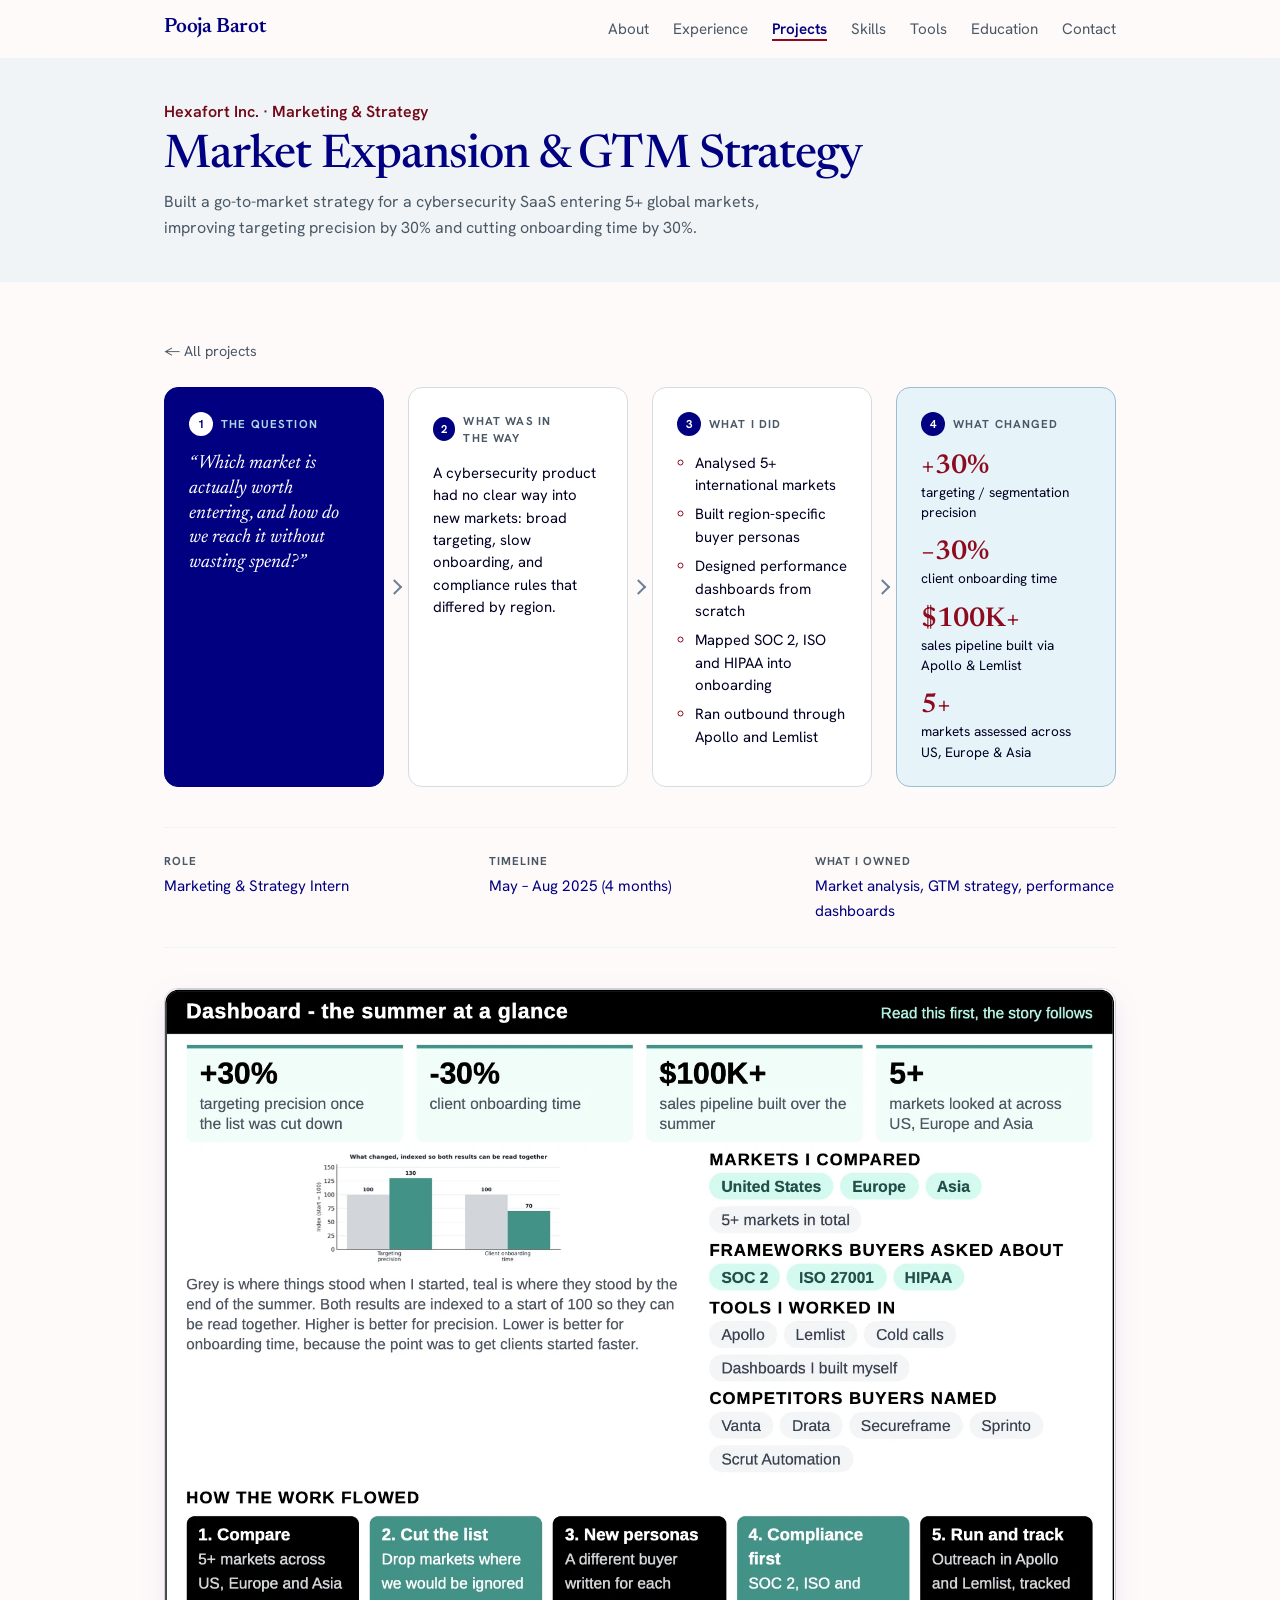
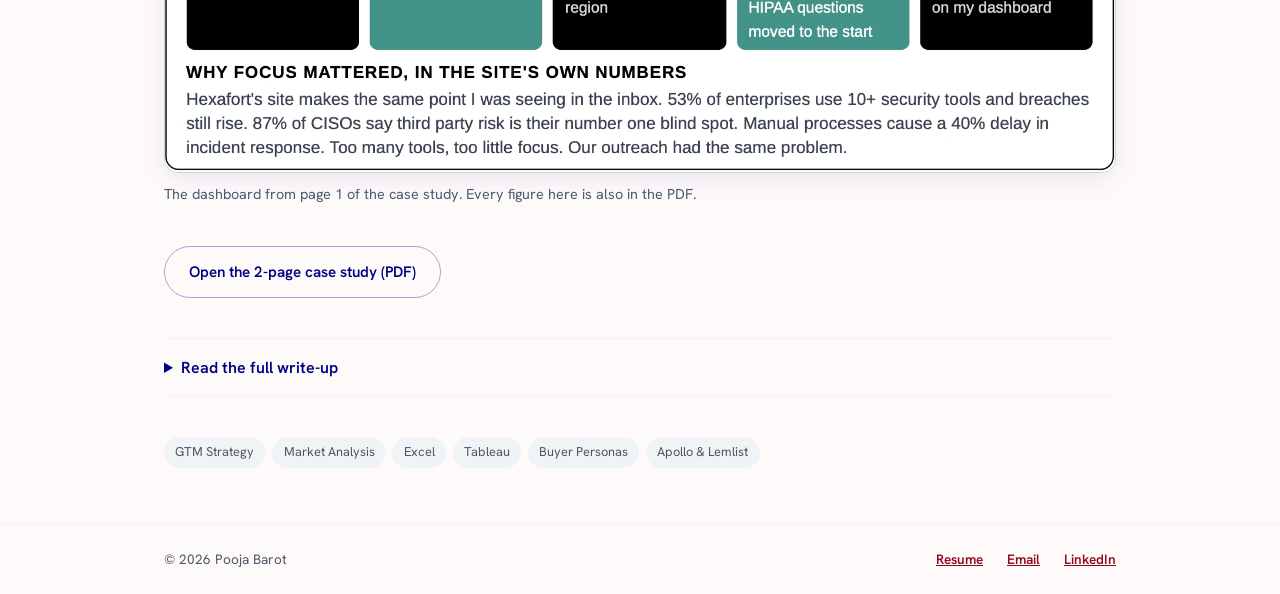
<file: project-hexafort.html>
<!DOCTYPE html>
<html lang="en">
<head>
  <meta charset="UTF-8" />
  <meta name="viewport" content="width=device-width, initial-scale=1.0" />
  <title>Market Expansion &amp; GTM Strategy | Pooja Barot</title>
  <meta name="description" content="Case study: how Pooja Barot built a go-to-market strategy for a cybersecurity SaaS across 5+ global markets, improving targeting precision by 30%." />
  <meta property="og:type" content="article" />
  <meta property="og:title" content="Market Expansion &amp; GTM Strategy | Pooja Barot" />
  <meta property="og:description" content="Case study: how Pooja Barot built a go-to-market strategy for a cybersecurity SaaS across 5+ global markets, improving targeting precision by 30%." />
  <meta property="og:url" content="https://poojadbarot.github.io/pooja-portfolio/project-hexafort.html" />
  <meta property="og:image" content="https://poojadbarot.github.io/pooja-portfolio/assets/og-image.png" />
  <meta name="twitter:card" content="summary_large_image" />
  <meta name="twitter:image" content="https://poojadbarot.github.io/pooja-portfolio/assets/og-image.png" />
  <meta name="twitter:title" content="Market Expansion &amp; GTM Strategy | Pooja Barot" />
  <meta name="twitter:description" content="Case study: how Pooja Barot built a go-to-market strategy for a cybersecurity SaaS across 5+ global markets." />
  <link rel="preconnect" href="https://fonts.googleapis.com" />
  <link rel="preconnect" href="https://fonts.gstatic.com" crossorigin />
  <link href="https://fonts.googleapis.com/css2?family=Hanken+Grotesk:wght@400;500;600;700&family=Newsreader:opsz,wght@6..72,400;6..72,500;6..72,600&display=swap" rel="stylesheet" />
  <link rel="icon" href="assets/favicon.svg" type="image/svg+xml" />
  <link rel="stylesheet" href="styles.css?v=36" />
</head>
<body>
  <a class="skip-link" href="#main">Skip to main content</a>

  <header class="site-header">
    <nav class="nav" aria-label="Primary">
      <a href="index.html" class="nav-brand">Pooja Barot</a>
      <button class="nav-toggle" id="navToggle" aria-expanded="false" aria-controls="navLinks" aria-label="Toggle navigation menu">
        <span></span><span></span><span></span>
      </button>
      <ul class="nav-links" id="navLinks">
        <li><a href="about.html">About</a></li>
        <li><a href="experience.html">Experience</a></li>
        <li><a href="projects.html" class="is-active">Projects</a></li>
        <li><a href="skills.html">Skills</a></li>
        <li><a href="tools.html">Tools</a></li>
        <li><a href="education.html">Education</a></li>
        <li><a href="contact.html">Contact</a></li>
      </ul>
    </nav>
  </header>

  <main id="main">
    <section class="page-hero">
      <div class="container">
        <p class="project-org">Hexafort Inc. · Marketing &amp; Strategy</p>
        <h1>Market Expansion &amp; GTM Strategy</h1>
        <p>Built a go-to-market strategy for a cybersecurity SaaS entering 5+ global markets, improving targeting precision by 30% and cutting onboarding time by 30%.</p>
      </div>
    </section>

    <section class="section">
      <div class="container">
        <a class="back-link" href="projects.html">&larr; All projects</a>
        <ol class="story-board" aria-label="The case study in four steps">
          <li class="story-step story-step--question reveal">
            <p class="story-label"><span aria-hidden="true">1</span> The question</p>
            <p class="story-quote">&ldquo;Which market is actually worth entering, and how do we reach it without wasting spend?&rdquo;</p>
          </li>
          <li class="story-step reveal">
            <p class="story-label"><span aria-hidden="true">2</span> What was in the way</p>
            <p>A cybersecurity product had no clear way into new markets: broad targeting, slow onboarding, and compliance rules that differed by region.</p>
          </li>
          <li class="story-step reveal">
            <p class="story-label"><span aria-hidden="true">3</span> What I did</p>
            <ul class="story-actions">
              <li>Analysed 5+ international markets</li>
              <li>Built region-specific buyer personas</li>
              <li>Designed performance dashboards from scratch</li>
              <li>Mapped SOC 2, ISO and HIPAA into onboarding</li>
              <li>Ran outbound through Apollo and Lemlist</li>
            </ul>
          </li>
          <li class="story-step story-step--result reveal">
            <p class="story-label"><span aria-hidden="true">4</span> What changed</p>
            <ul class="story-results">
              <li><span class="story-figure">+30%</span><span class="story-figure-label">targeting / segmentation precision</span></li>
              <li><span class="story-figure">&minus;30%</span><span class="story-figure-label">client onboarding time</span></li>
              <li><span class="story-figure">$100K+</span><span class="story-figure-label">sales pipeline built via Apollo &amp; Lemlist</span></li>
              <li><span class="story-figure">5+</span><span class="story-figure-label">markets assessed across US, Europe &amp; Asia</span></li>
            </ul>
          </li>
        </ol>

        <dl class="case-meta reveal">
          <div>
            <dt>Role</dt>
            <dd>Marketing &amp; Strategy Intern</dd>
          </div>
          <div>
            <dt>Timeline</dt>
            <dd>May &ndash; Aug 2025 (4 months)</dd>
          </div>
          <div>
            <dt>What I owned</dt>
            <dd>Market analysis, GTM strategy, performance dashboards</dd>
          </div>
        </dl>

        <figure class="case-dash reveal">
          <a class="case-dash-link" href="assets/case-studies/hexafort-positioning.pdf" target="_blank" rel="noopener">
            <img src="assets/case-studies/hexafort-dashboard.webp" width="1616" height="1332" alt="Dashboard from the Hexafort case study: +30% targeting precision, 30% faster client onboarding, $100K+ pipeline, 5+ markets compared and the five-step workflow." loading="lazy" />
          </a>
          <figcaption>The dashboard from page 1 of the case study. Every figure here is also in the PDF.</figcaption>
        </figure>

        <p class="case-pdf reveal"><a class="btn btn-secondary" href="assets/case-studies/hexafort-positioning.pdf" target="_blank" rel="noopener">Open the 2-page case study (PDF)</a></p>

        <details class="case-details">
          <summary>Read the full write-up</summary>

        <div class="case-block reveal">
          <h2>Problem</h2>
          <p>
            Hexafort had a cybersecurity solution built for multinational enterprises but no clear
            way into new markets across the US, Europe, and Asia. Targeting was broad and
            unsegmented, client onboarding was slow, and each region carried different compliance
            expectations (SOC 2, ISO, HIPAA) that weren't mapped to the sales motion.
          </p>
        </div>

        <div class="case-block reveal">
          <h2>Process</h2>
          <ul>
            <li>Ran cross-border competitive and market analysis across 5+ international markets to find where the product actually had room to win.</li>
            <li>Built culturally-adapted buyer personas so messaging and targeting matched each region instead of a single generic pitch.</li>
            <li>Designed performance dashboards from scratch to track segmentation precision and surface where effort was being wasted.</li>
            <li>Mapped international compliance requirements (SOC 2, ISO, HIPAA) into the onboarding workflow so deals didn't stall on regulatory gaps.</li>
            <li>Built a $100,000+ sales pipeline by running cold calling, lead onboarding, and email sequences through Apollo and Lemlist.</li>
          </ul>
        </div>

        <div class="case-block reveal">
          <h2>Outcome</h2>
          <ul class="case-outcomes">
            <li>
              <span class="outcome-figure">+30%</span>
              <span class="outcome-label">targeting / segmentation precision</span>
            </li>
            <li>
              <span class="outcome-figure">&minus;30%</span>
              <span class="outcome-label">client onboarding time</span>
            </li>
            <li>
              <span class="outcome-figure">$100K+</span>
              <span class="outcome-label">sales pipeline built via Apollo &amp; Lemlist</span>
            </li>
            <li>
              <span class="outcome-figure">5+</span>
              <span class="outcome-label">markets assessed across US, Europe &amp; Asia</span>
            </li>
          </ul>
        </div>

        <div class="case-block reveal">
          <h2>What I learned</h2>
          <p>
            The analysis has to come before the outreach. Once segmentation was tight and the
            personas were real, everything downstream (messaging, onboarding, compliance)
            got faster and cheaper. Entering fewer, better-fit markets beat spraying effort
            across all of them.
          </p>
        </div>

        </details>

        <ul class="case-tags reveal">
          <li>GTM Strategy</li>
          <li>Market Analysis</li>
          <li>Excel</li>
          <li>Tableau</li>
          <li>Buyer Personas</li>
          <li>Apollo &amp; Lemlist</li>
        </ul>
      </div>
    </section>
  </main>

  <footer class="site-footer">
    <div class="container footer-row">
      <p>&copy; 2026 Pooja Barot</p>
      <ul class="footer-links">
        <li><a href="assets/resumes/Pooja-Barot-Resume.pdf" download>Resume</a></li>
        <li><a href="mailto:poobarot96@gmail.com">Email</a></li>
        <li><a href="https://www.linkedin.com/in/poojadbarot" target="_blank" rel="noopener noreferrer">LinkedIn</a></li>
      </ul>
    </div>
  </footer>

  <script src="script.js?v=7"></script>
</body>
</html>
</file>
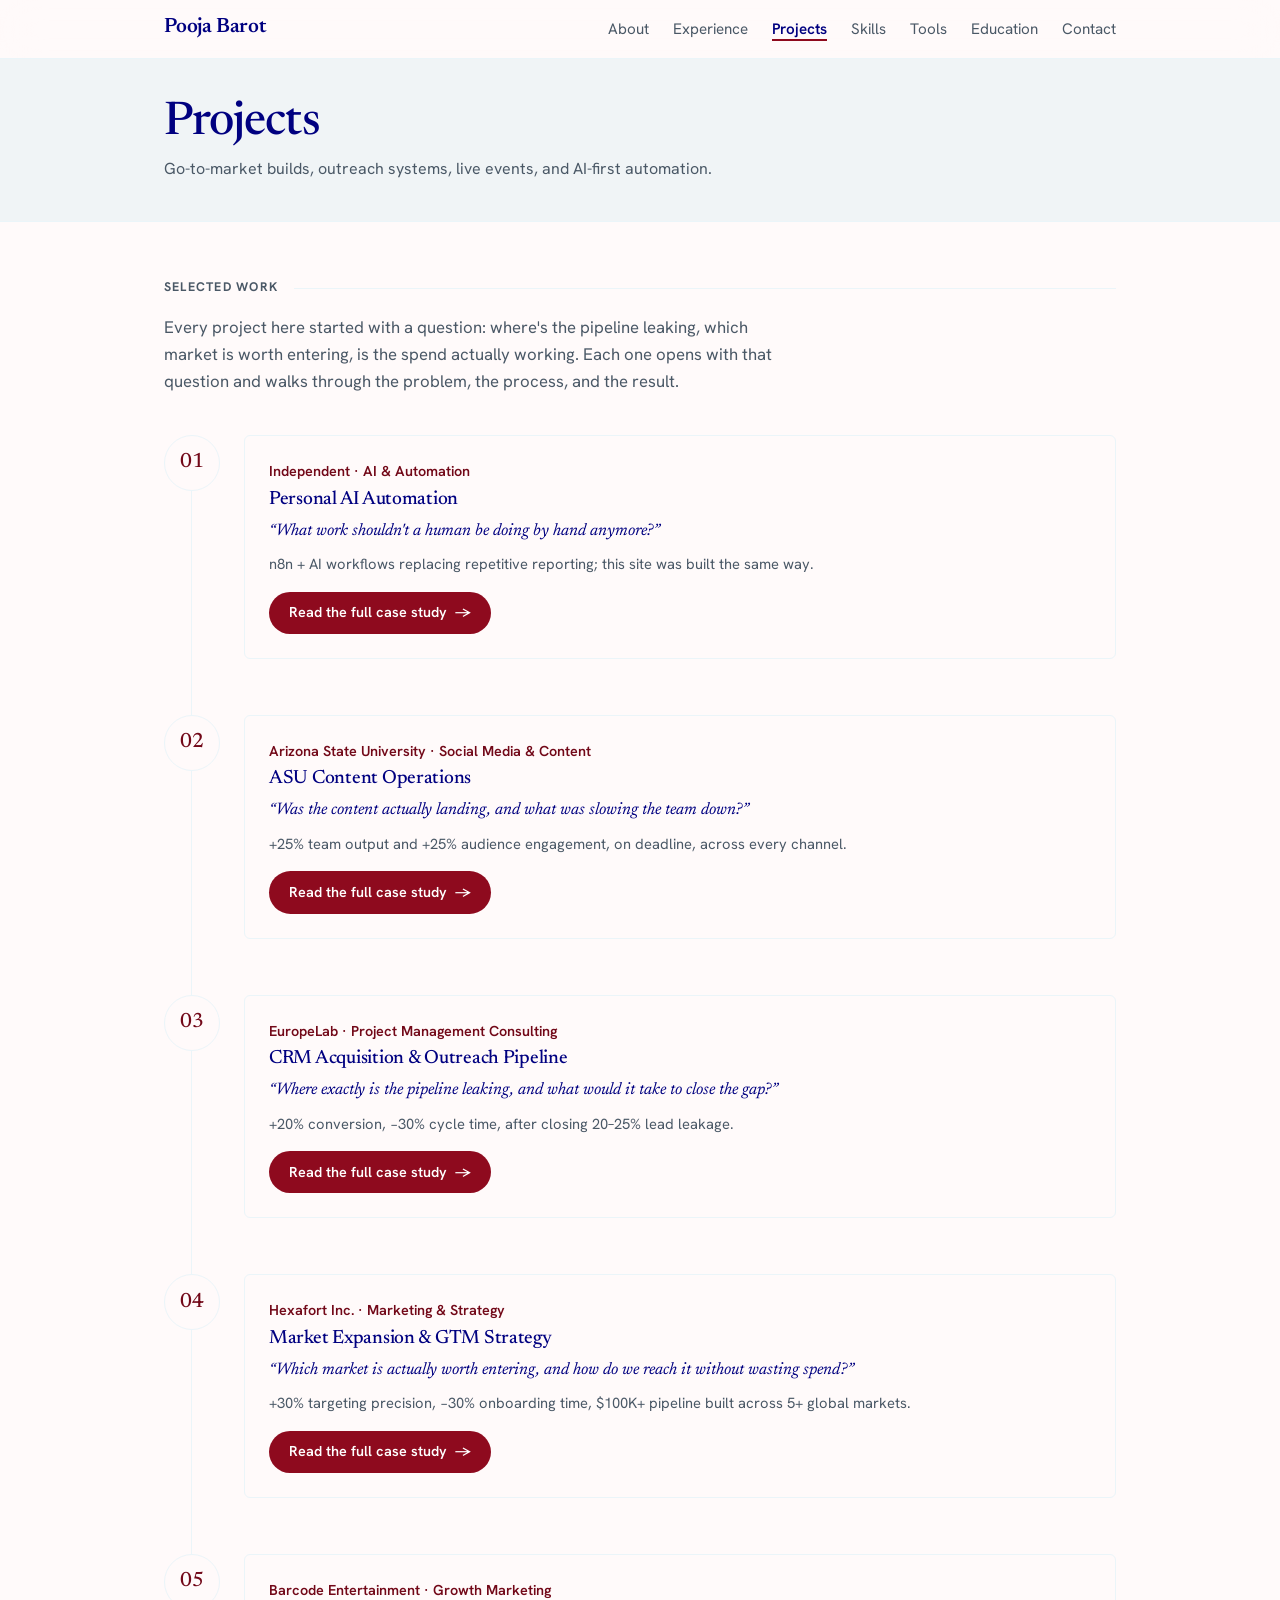
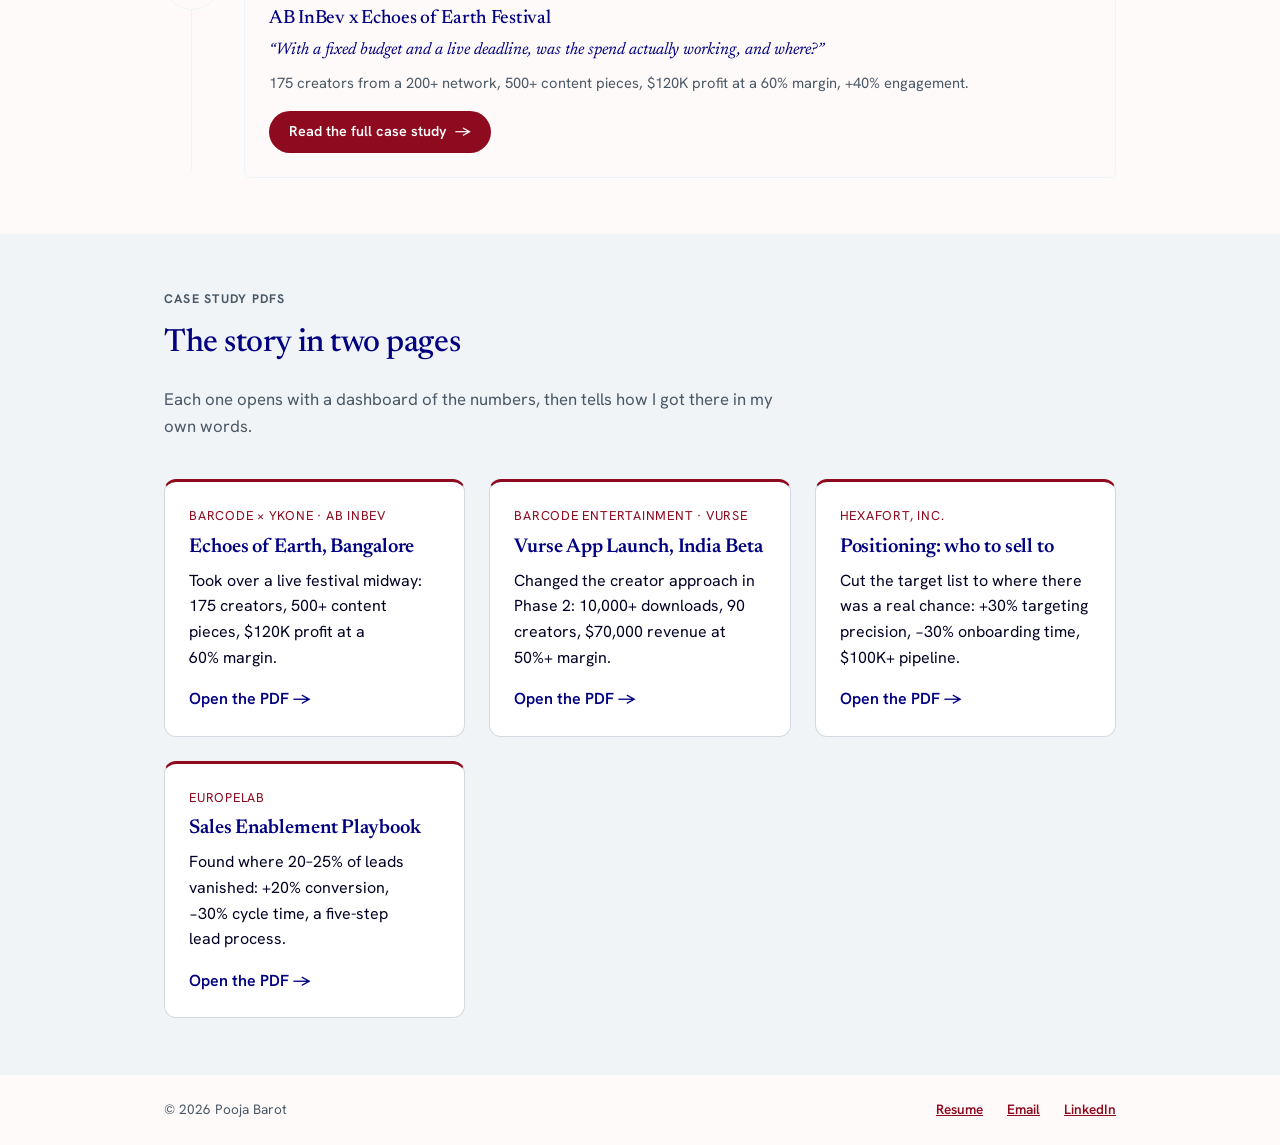
<file: projects.html>
<!DOCTYPE html>
<html lang="en">
<head>
  <meta charset="UTF-8" />
  <meta name="viewport" content="width=device-width, initial-scale=1.0" />
  <title>Projects | Pooja Barot</title>
  <meta name="description" content="Projects by Pooja Barot spanning GTM campaigns, CRM pipelines, live events, and AI automation." />
  <meta property="og:type" content="website" />
  <meta property="og:title" content="Projects | Pooja Barot" />
  <meta property="og:description" content="Projects by Pooja Barot spanning GTM campaigns, CRM pipelines, live events, and AI automation." />
  <meta property="og:url" content="https://poojadbarot.github.io/pooja-portfolio/projects.html" />
  <meta property="og:image" content="https://poojadbarot.github.io/pooja-portfolio/assets/og-image.png" />
  <meta name="twitter:card" content="summary_large_image" />
  <meta name="twitter:image" content="https://poojadbarot.github.io/pooja-portfolio/assets/og-image.png" />
  <meta name="twitter:title" content="Projects | Pooja Barot" />
  <meta name="twitter:description" content="Projects by Pooja Barot spanning GTM campaigns, CRM pipelines, live events, and AI automation." />
  <link rel="preconnect" href="https://fonts.googleapis.com" />
  <link rel="preconnect" href="https://fonts.gstatic.com" crossorigin />
  <link href="https://fonts.googleapis.com/css2?family=Hanken+Grotesk:wght@400;500;600;700&family=Newsreader:opsz,wght@6..72,400;6..72,500;6..72,600&display=swap" rel="stylesheet" />
  <link rel="icon" href="assets/favicon.svg" type="image/svg+xml" />
  <link rel="stylesheet" href="styles.css?v=36" />
</head>
<body>
  <a class="skip-link" href="#main">Skip to main content</a>

  <header class="site-header">
    <nav class="nav" aria-label="Primary">
      <a href="index.html" class="nav-brand">Pooja Barot</a>
      <button class="nav-toggle" id="navToggle" aria-expanded="false" aria-controls="navLinks" aria-label="Toggle navigation menu">
        <span></span><span></span><span></span>
      </button>
      <ul class="nav-links" id="navLinks">
        <li><a href="about.html">About</a></li>
        <li><a href="experience.html">Experience</a></li>
        <li><a href="projects.html" class="is-active">Projects</a></li>
        <li><a href="skills.html">Skills</a></li>
        <li><a href="tools.html">Tools</a></li>
        <li><a href="education.html">Education</a></li>
        <li><a href="contact.html">Contact</a></li>
      </ul>
    </nav>
  </header>

  <main id="main">
    <section class="page-hero">
      <div class="container">
        <h1>Projects</h1>
        <p>Go-to-market builds, outreach systems, live events, and AI-first automation.</p>
      </div>
    </section>

    <section class="section">
      <div class="container">
        <p class="kicker reveal">
          <span class="kicker-label">Selected Work</span>
        </p>
        <p class="lede reveal">
          Every project here started with a question: where's the pipeline leaking, which
          market is worth entering, is the spend actually working. Each one opens with that question
          and walks through the problem, the process, and the result.
        </p>

        <ol class="storyboard">
          <li class="storyboard-item">
            <span class="storyboard-number" aria-hidden="true">01</span>
            <a class="storyboard-panel reveal" href="project-automation.html">
              <p class="project-org">Independent &middot; AI &amp; Automation</p>
              <h2>Personal AI Automation</h2>
              <p class="storyboard-quote">&ldquo;What work shouldn't a human be doing by hand anymore?&rdquo;</p>
              <p class="storyboard-result">
                n8n + AI workflows replacing repetitive reporting; this site was built the same way.
              </p>
              <span class="case-link">Read the full case study <span aria-hidden="true">&rarr;</span></span>
            </a>
          </li>

          <li class="storyboard-item">
            <span class="storyboard-number" aria-hidden="true">02</span>
            <a class="storyboard-panel reveal" href="project-asu.html">
              <p class="project-org">Arizona State University &middot; Social Media &amp; Content</p>
              <h2>ASU Content Operations</h2>
              <p class="storyboard-quote">&ldquo;Was the content actually landing, and what was slowing the team down?&rdquo;</p>
              <p class="storyboard-result">
                +25% team output and +25% audience engagement, on deadline, across every channel.
              </p>
              <span class="case-link">Read the full case study <span aria-hidden="true">&rarr;</span></span>
            </a>
          </li>

          <li class="storyboard-item">
            <span class="storyboard-number" aria-hidden="true">03</span>
            <a class="storyboard-panel reveal" href="project-europelab.html">
              <p class="project-org">EuropeLab &middot; Project Management Consulting</p>
              <h2>CRM Acquisition &amp; Outreach Pipeline</h2>
              <p class="storyboard-quote">&ldquo;Where exactly is the pipeline leaking, and what would it take to close the gap?&rdquo;</p>
              <p class="storyboard-result">
                +20% conversion, &minus;30% cycle time, after closing 20&ndash;25% lead leakage.
              </p>
              <span class="case-link">Read the full case study <span aria-hidden="true">&rarr;</span></span>
            </a>
          </li>

          <li class="storyboard-item">
            <span class="storyboard-number" aria-hidden="true">04</span>
            <a class="storyboard-panel reveal" href="project-hexafort.html">
              <p class="project-org">Hexafort Inc. &middot; Marketing &amp; Strategy</p>
              <h2>Market Expansion &amp; GTM Strategy</h2>
              <p class="storyboard-quote">&ldquo;Which market is actually worth entering, and how do we reach it without wasting spend?&rdquo;</p>
              <p class="storyboard-result">
                +30% targeting precision, &minus;30% onboarding time, $100K+ pipeline built across 5+ global markets.
              </p>
              <span class="case-link">Read the full case study <span aria-hidden="true">&rarr;</span></span>
            </a>
          </li>

          <li class="storyboard-item">
            <span class="storyboard-number" aria-hidden="true">05</span>
            <a class="storyboard-panel reveal" href="project-festival.html">
              <p class="project-org">Barcode Entertainment &middot; Growth Marketing</p>
              <h2>AB InBev x Echoes of Earth Festival</h2>
              <p class="storyboard-quote">&ldquo;With a fixed budget and a live deadline, was the spend actually working, and where?&rdquo;</p>
              <p class="storyboard-result">
                175 creators from a 200+ network, 500+ content pieces, $120K profit at a 60% margin, +40% engagement.
              </p>
              <span class="case-link">Read the full case study <span aria-hidden="true">&rarr;</span></span>
            </a>
          </li>
        </ol>
      </div>
    </section>
    <section class="section section-alt">
      <div class="container">
        <p class="kicker reveal">
          <span class="kicker-label">Case Study PDFs</span>
        </p>
        <h2 class="reveal">The story in two pages</h2>
        <p class="lede reveal">
          Each one opens with a dashboard of the numbers, then tells how I got there in my own words.
        </p>
        <ul class="pdf-grid reveal">
          <li><a class="pdf-card" href="assets/case-studies/echoes-of-earth-barcode.pdf" target="_blank" rel="noopener">
            <p class="pdf-card-org">Barcode &times; YKONE &middot; AB InBev</p>
            <h3>Echoes of Earth, Bangalore</h3>
            <p>Took over a live festival midway: 175 creators, 500+ content pieces, $120K profit at a 60% margin.</p>
            <span class="pdf-card-action">Open the PDF <span aria-hidden="true">&rarr;</span></span>
          </a></li>
          <li><a class="pdf-card" href="assets/case-studies/vurse-india-launch.pdf" target="_blank" rel="noopener">
            <p class="pdf-card-org">Barcode Entertainment &middot; Vurse</p>
            <h3>Vurse App Launch, India Beta</h3>
            <p>Changed the creator approach in Phase 2: 10,000+ downloads, 90 creators, $70,000 revenue at 50%+ margin.</p>
            <span class="pdf-card-action">Open the PDF <span aria-hidden="true">&rarr;</span></span>
          </a></li>
          <li><a class="pdf-card" href="assets/case-studies/hexafort-positioning.pdf" target="_blank" rel="noopener">
            <p class="pdf-card-org">Hexafort, Inc.</p>
            <h3>Positioning: who to sell to</h3>
            <p>Cut the target list to where there was a real chance: +30% targeting precision, &minus;30% onboarding time, $100K+ pipeline.</p>
            <span class="pdf-card-action">Open the PDF <span aria-hidden="true">&rarr;</span></span>
          </a></li>
          <li><a class="pdf-card" href="assets/case-studies/europelab-sales-enablement.pdf" target="_blank" rel="noopener">
            <p class="pdf-card-org">EuropeLab</p>
            <h3>Sales Enablement Playbook</h3>
            <p>Found where 20&ndash;25% of leads vanished: +20% conversion, &minus;30% cycle time, a five-step lead process.</p>
            <span class="pdf-card-action">Open the PDF <span aria-hidden="true">&rarr;</span></span>
          </a></li>
        </ul>
      </div>
    </section>
  </main>

  <footer class="site-footer">
    <div class="container footer-row">
      <p>&copy; 2026 Pooja Barot</p>
      <ul class="footer-links">
        <li><a href="assets/resumes/Pooja-Barot-Resume.pdf" download>Resume</a></li>
        <li><a href="mailto:poobarot96@gmail.com">Email</a></li>
        <li><a href="https://www.linkedin.com/in/poojadbarot" target="_blank" rel="noopener noreferrer">LinkedIn</a></li>
      </ul>
    </div>
  </footer>

  <script src="script.js?v=7"></script>
</body>
</html>
</file>
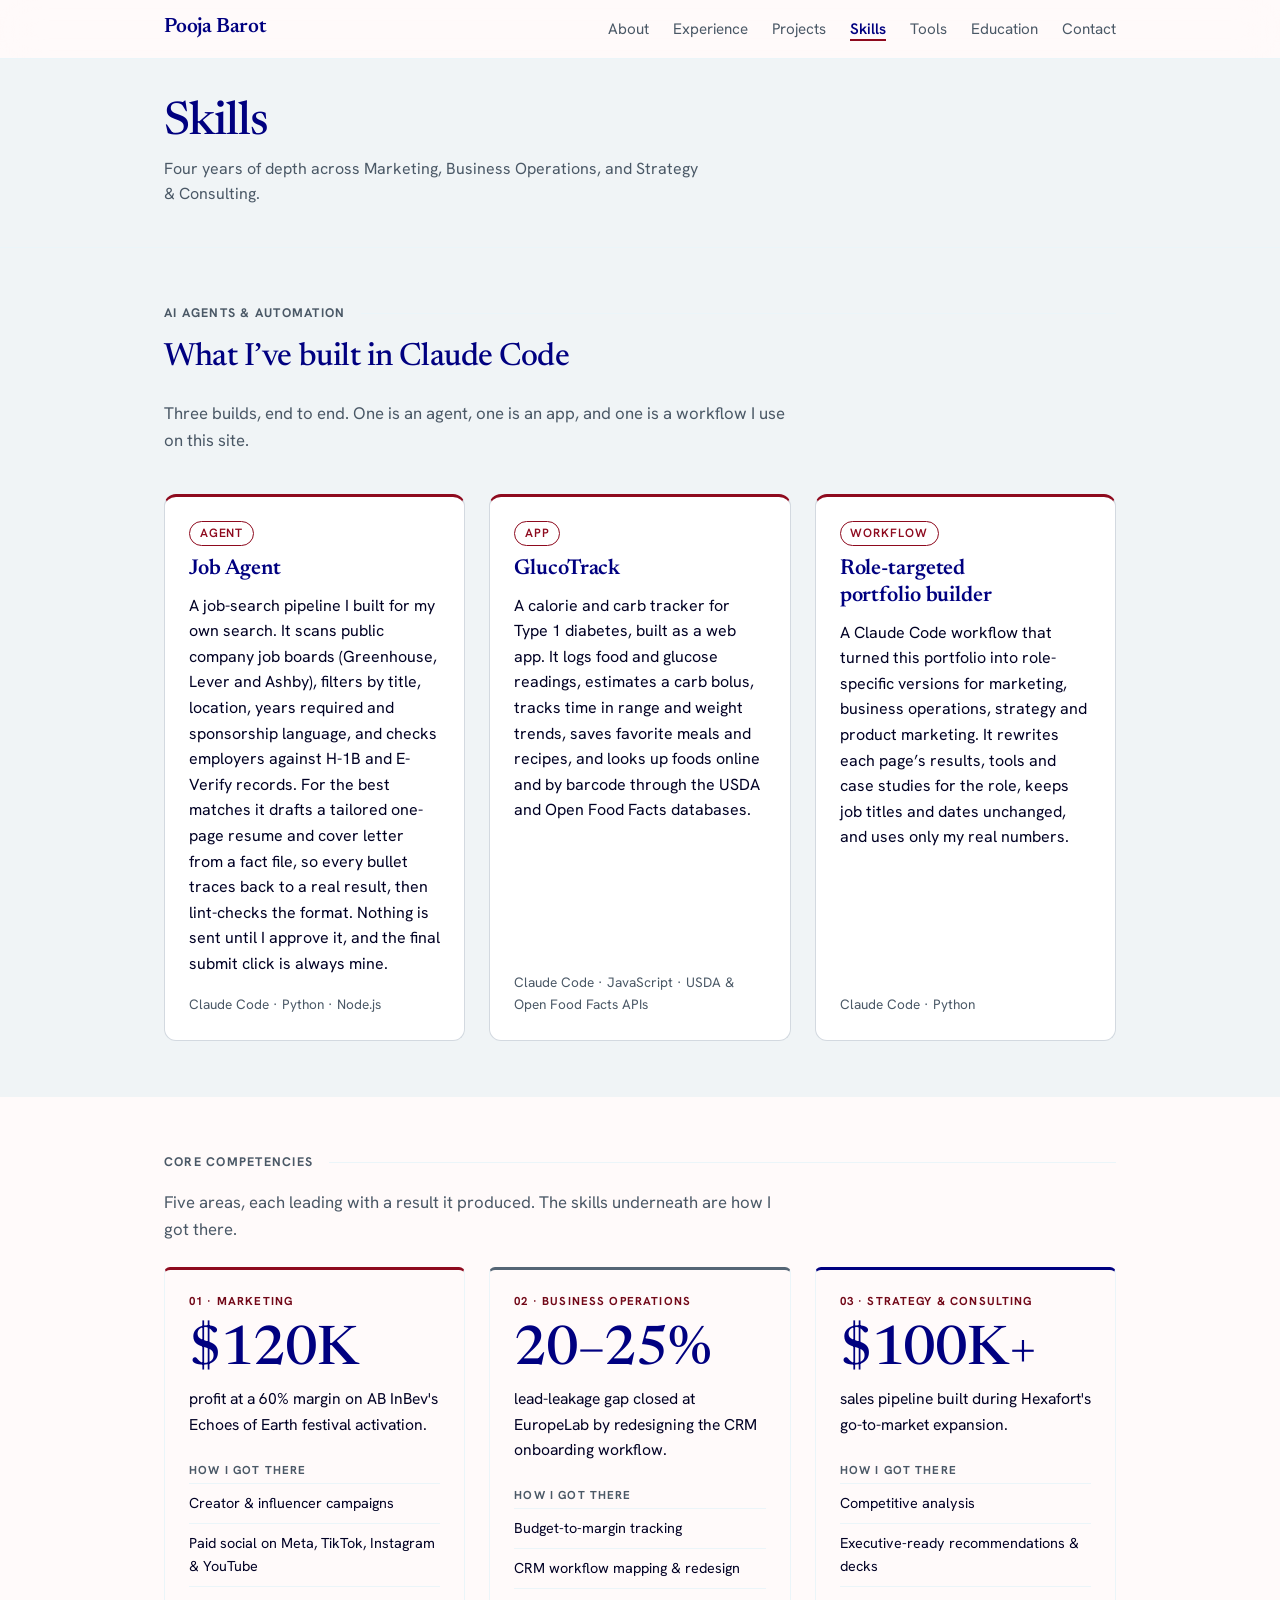
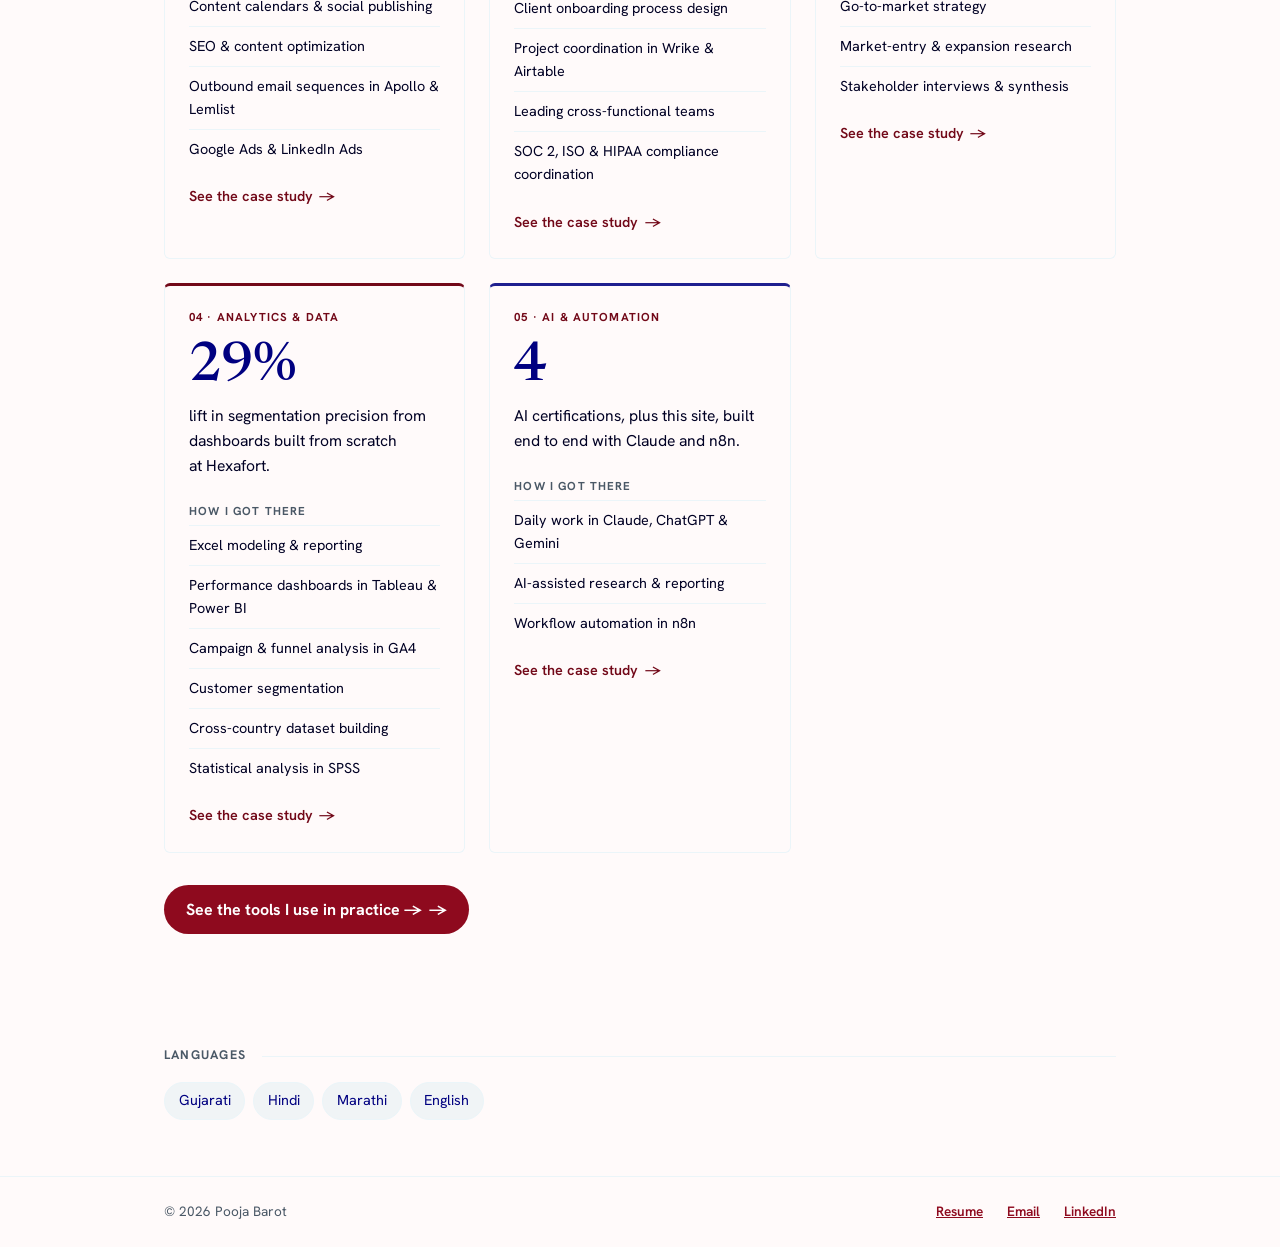
<file: skills.html>
<!DOCTYPE html>
<html lang="en">
<head>
  <meta charset="UTF-8" />
  <meta name="viewport" content="width=device-width, initial-scale=1.0" />
  <title>Skills | Pooja Barot</title>
  <meta name="description" content="Pooja Barot's competencies across Marketing, Business Operations, Strategy & Consulting, Analytics, and AI." />
  <meta property="og:type" content="website" />
  <meta property="og:title" content="Skills | Pooja Barot" />
  <meta property="og:description" content="Pooja Barot's competencies across Marketing, Business Operations, Strategy & Consulting, Analytics, and AI." />
  <meta property="og:url" content="https://poojadbarot.github.io/pooja-portfolio/skills.html" />
  <meta property="og:image" content="https://poojadbarot.github.io/pooja-portfolio/assets/og-image.png" />
  <meta name="twitter:card" content="summary_large_image" />
  <meta name="twitter:image" content="https://poojadbarot.github.io/pooja-portfolio/assets/og-image.png" />
  <meta name="twitter:title" content="Skills | Pooja Barot" />
  <meta name="twitter:description" content="Pooja Barot's competencies across Marketing, Business Operations, Strategy & Consulting, Analytics, and AI." />
  <link rel="preconnect" href="https://fonts.googleapis.com" />
  <link rel="preconnect" href="https://fonts.gstatic.com" crossorigin />
  <link href="https://fonts.googleapis.com/css2?family=Hanken+Grotesk:wght@400;500;600;700&family=Newsreader:opsz,wght@6..72,400;6..72,500;6..72,600&display=swap" rel="stylesheet" />
  <link rel="icon" href="assets/favicon.svg" type="image/svg+xml" />
  <link rel="stylesheet" href="styles.css?v=36" />
</head>
<body>
  <a class="skip-link" href="#main">Skip to main content</a>

  <header class="site-header">
    <nav class="nav" aria-label="Primary">
      <a href="index.html" class="nav-brand">Pooja Barot</a>
      <button class="nav-toggle" id="navToggle" aria-expanded="false" aria-controls="navLinks" aria-label="Toggle navigation menu">
        <span></span><span></span><span></span>
      </button>
      <ul class="nav-links" id="navLinks">
        <li><a href="about.html">About</a></li>
        <li><a href="experience.html">Experience</a></li>
        <li><a href="projects.html">Projects</a></li>
        <li><a href="skills.html" class="is-active">Skills</a></li>
        <li><a href="tools.html">Tools</a></li>
        <li><a href="education.html">Education</a></li>
        <li><a href="contact.html">Contact</a></li>
      </ul>
    </nav>
  </header>

  <main id="main">
    <section class="page-hero">
      <div class="container">
        <h1>Skills</h1>
        <p>Four years of depth across Marketing, Business Operations, and Strategy &amp; Consulting.</p>
      </div>
    </section>

    <section class="section section-alt" id="agents">
      <div class="container">
        <p class="kicker reveal">
          <span class="kicker-label">AI Agents &amp; Automation</span>
        </p>
        <h2 class="reveal">What I&rsquo;ve built in Claude Code</h2>
        <p class="lede reveal">
          Three builds, end to end. One is an agent, one is an app, and one is a workflow I use on this site.
        </p>
        <ul class="agent-grid">
          <li class="agent-card reveal">
            <p class="agent-type">Agent</p>
            <h3>Job Agent</h3>
            <p>A job-search pipeline I built for my own search. It scans public company job boards (Greenhouse, Lever and Ashby), filters by title, location, years required and sponsorship language, and checks employers against H-1B and E-Verify records. For the best matches it drafts a tailored one-page resume and cover letter from a fact file, so every bullet traces back to a real result, then lint-checks the format. Nothing is sent until I approve it, and the final submit click is always mine.</p>
            <p class="agent-stack">Claude Code &middot; Python &middot; Node.js</p>
          </li>
          <li class="agent-card reveal">
            <p class="agent-type">App</p>
            <h3>GlucoTrack</h3>
            <p>A calorie and carb tracker for Type 1 diabetes, built as a web app. It logs food and glucose readings, estimates a carb bolus, tracks time in range and weight trends, saves favorite meals and recipes, and looks up foods online and by barcode through the USDA and Open Food Facts databases.</p>
            <p class="agent-stack">Claude Code &middot; JavaScript &middot; USDA &amp; Open Food Facts APIs</p>
          </li>
          <li class="agent-card reveal">
            <p class="agent-type">Workflow</p>
            <h3>Role-targeted portfolio builder</h3>
            <p>A Claude Code workflow that turned this portfolio into role-specific versions for marketing, business operations, strategy and product marketing. It rewrites each page&rsquo;s results, tools and case studies for the role, keeps job titles and dates unchanged, and uses only my real numbers.</p>
            <p class="agent-stack">Claude Code &middot; Python</p>
          </li>
        </ul>
      </div>
    </section>

    <section class="section">
      <div class="container">
        <p class="kicker reveal">
          <span class="kicker-label">Core Competencies</span>
        </p>
        <p class="lede reveal">
          Five areas, each leading with a result it produced. The skills underneath are how
          I got there.
        </p>

        <ul class="domain-grid">
          <li class="domain-card reveal">
            <h3 class="domain-eyebrow">01 · Marketing</h3>
            <p class="proof-figure">$120K</p>
            <p class="proof-caption">profit at a 60% margin on AB InBev's Echoes of Earth festival activation.</p>
            <p class="proof-how">How I got there</p>
            <ul class="skill-list">
              <li>Creator &amp; influencer campaigns</li>
              <li>Paid social on Meta, TikTok, Instagram &amp; YouTube</li>
              <li>Content calendars &amp; social publishing</li>
              <li>SEO &amp; content optimization</li>
              <li>Outbound email sequences in Apollo &amp; Lemlist</li>
              <li>Google Ads &amp; LinkedIn Ads</li>
            </ul>
            <a class="proof-link" href="project-festival.html">See the case study <span aria-hidden="true">&rarr;</span></a>
          </li>

          <li class="domain-card reveal">
            <h3 class="domain-eyebrow">02 · Business Operations</h3>
            <p class="proof-figure">20&ndash;25%</p>
            <p class="proof-caption">lead-leakage gap closed at EuropeLab by redesigning the CRM onboarding workflow.</p>
            <p class="proof-how">How I got there</p>
            <ul class="skill-list">
              <li>Budget-to-margin tracking</li>
              <li>CRM workflow mapping &amp; redesign</li>
              <li>Client onboarding process design</li>
              <li>Project coordination in Wrike &amp; Airtable</li>
              <li>Leading cross-functional teams</li>
              <li>SOC 2, ISO &amp; HIPAA compliance coordination</li>
            </ul>
            <a class="proof-link" href="project-europelab.html">See the case study <span aria-hidden="true">&rarr;</span></a>
          </li>

          <li class="domain-card reveal">
            <h3 class="domain-eyebrow">03 · Strategy &amp; Consulting</h3>
            <p class="proof-figure">$100K+</p>
            <p class="proof-caption">sales pipeline built during Hexafort's go-to-market expansion.</p>
            <p class="proof-how">How I got there</p>
            <ul class="skill-list">
              <li>Competitive analysis</li>
              <li>Executive-ready recommendations &amp; decks</li>
              <li>Go-to-market strategy</li>
              <li>Market-entry &amp; expansion research</li>
              <li>Stakeholder interviews &amp; synthesis</li>
            </ul>
            <a class="proof-link" href="project-hexafort.html">See the case study <span aria-hidden="true">&rarr;</span></a>
          </li>

          <li class="domain-card reveal">
            <h3 class="domain-eyebrow">04 · Analytics &amp; Data</h3>
            <p class="proof-figure">30%</p>
            <p class="proof-caption">lift in segmentation precision from dashboards built from scratch at Hexafort.</p>
            <p class="proof-how">How I got there</p>
            <ul class="skill-list">
              <li>Excel modeling &amp; reporting</li>
              <li>Performance dashboards in Tableau &amp; Power BI</li>
              <li>Campaign &amp; funnel analysis in GA4</li>
              <li>Customer segmentation</li>
              <li>Cross-country dataset building</li>
              <li>Statistical analysis in SPSS</li>
            </ul>
            <a class="proof-link" href="project-hexafort.html">See the case study <span aria-hidden="true">&rarr;</span></a>
          </li>

          <li class="domain-card reveal">
            <h3 class="domain-eyebrow">05 · AI &amp; Automation</h3>
            <p class="proof-figure">4</p>
            <p class="proof-caption">AI certifications, plus this site, built end to end with Claude and n8n.</p>
            <p class="proof-how">How I got there</p>
            <ul class="skill-list">
              <li>Daily work in Claude, ChatGPT &amp; Gemini</li>
              <li>AI-assisted research &amp; reporting</li>
              <li>Workflow automation in n8n</li>
            </ul>
            <a class="proof-link" href="project-automation.html">See the case study <span aria-hidden="true">&rarr;</span></a>
          </li>
        </ul>
        <a class="cta-pill reveal" href="tools.html">See the tools I use in practice &rarr;</a>
      </div>
    </section>

    <section class="section">
      <div class="container">
        <p class="kicker reveal">
          <span class="kicker-label">Languages</span>
        </p>
        <ul class="pill-list reveal">
          <li>Gujarati</li>
          <li>Hindi</li>
          <li>Marathi</li>
          <li>English</li>
        </ul>
      </div>
    </section>
  </main>

  <footer class="site-footer">
    <div class="container footer-row">
      <p>&copy; 2026 Pooja Barot</p>
      <ul class="footer-links">
        <li><a href="assets/resumes/Pooja-Barot-Resume.pdf" download>Resume</a></li>
        <li><a href="mailto:poobarot96@gmail.com">Email</a></li>
        <li><a href="https://www.linkedin.com/in/poojadbarot" target="_blank" rel="noopener noreferrer">LinkedIn</a></li>
      </ul>
    </div>
  </footer>

  <script src="script.js?v=7"></script>
</body>
</html>
</file>
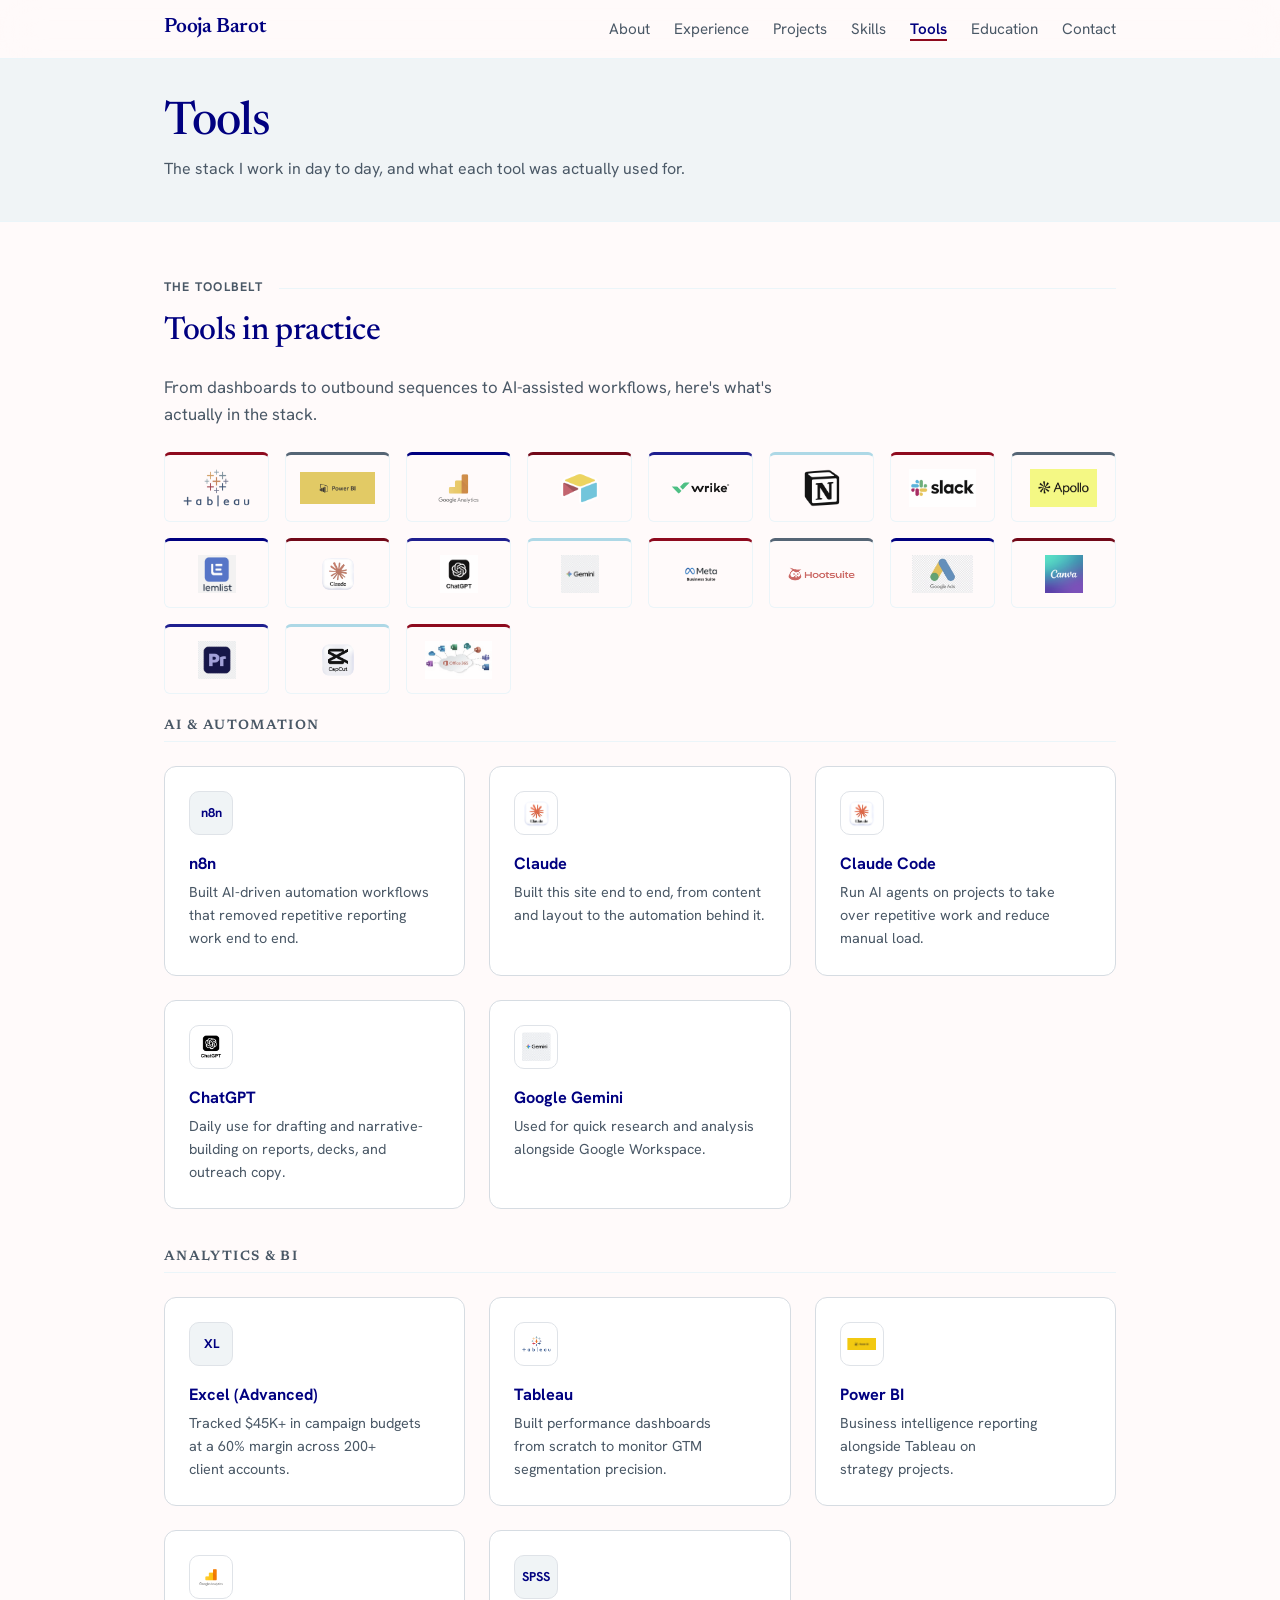
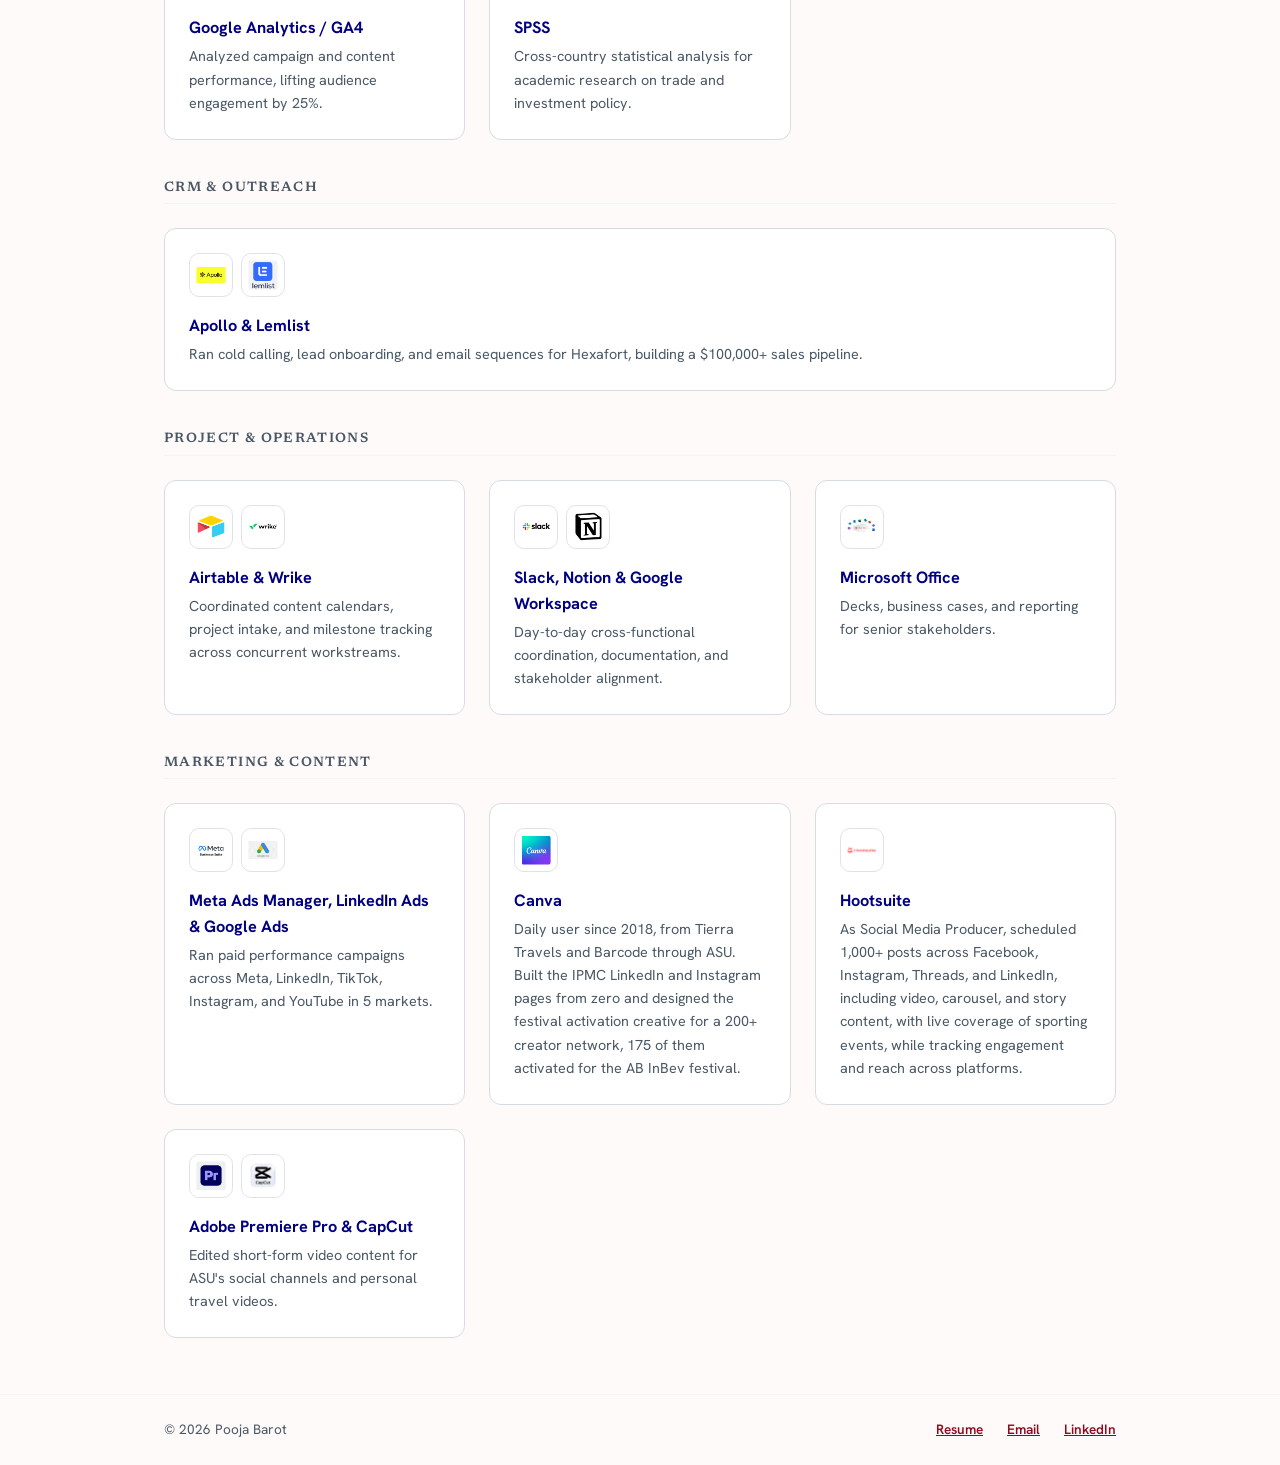
<file: tools.html>
<!DOCTYPE html>
<html lang="en">
<head>
  <meta charset="UTF-8" />
  <meta name="viewport" content="width=device-width, initial-scale=1.0" />
  <title>Tools | Pooja Barot</title>
  <meta name="description" content="The tools Pooja Barot uses day to day across analytics, CRM, operations, marketing, and AI, and what each one was actually used for." />
  <meta property="og:type" content="website" />
  <meta property="og:title" content="Tools | Pooja Barot" />
  <meta property="og:description" content="The tools Pooja Barot uses day to day across analytics, CRM, operations, marketing, and AI, and what each one was actually used for." />
  <meta property="og:url" content="https://poojadbarot.github.io/pooja-portfolio/tools.html" />
  <meta property="og:image" content="https://poojadbarot.github.io/pooja-portfolio/assets/og-image.png" />
  <meta name="twitter:card" content="summary_large_image" />
  <meta name="twitter:image" content="https://poojadbarot.github.io/pooja-portfolio/assets/og-image.png" />
  <meta name="twitter:title" content="Tools | Pooja Barot" />
  <meta name="twitter:description" content="The tools Pooja Barot uses day to day across analytics, CRM, operations, marketing, and AI, and what each one was actually used for." />
  <link rel="preconnect" href="https://fonts.googleapis.com" />
  <link rel="preconnect" href="https://fonts.gstatic.com" crossorigin />
  <link href="https://fonts.googleapis.com/css2?family=Hanken+Grotesk:wght@400;500;600;700&family=Newsreader:opsz,wght@6..72,400;6..72,500;6..72,600&display=swap" rel="stylesheet" />
  <link rel="icon" href="assets/favicon.svg" type="image/svg+xml" />
  <link rel="stylesheet" href="styles.css?v=36" />
</head>
<body>
  <a class="skip-link" href="#main">Skip to main content</a>

  <header class="site-header">
    <nav class="nav" aria-label="Primary">
      <a href="index.html" class="nav-brand">Pooja Barot</a>
      <button class="nav-toggle" id="navToggle" aria-expanded="false" aria-controls="navLinks" aria-label="Toggle navigation menu">
        <span></span><span></span><span></span>
      </button>
      <ul class="nav-links" id="navLinks">
        <li><a href="about.html">About</a></li>
        <li><a href="experience.html">Experience</a></li>
        <li><a href="projects.html">Projects</a></li>
        <li><a href="skills.html">Skills</a></li>
        <li><a href="tools.html" class="is-active">Tools</a></li>
        <li><a href="education.html">Education</a></li>
        <li><a href="contact.html">Contact</a></li>
      </ul>
    </nav>
  </header>

  <main id="main">
    <section class="page-hero">
      <div class="container">
        <h1>Tools</h1>
        <p>The stack I work in day to day, and what each tool was actually used for.</p>
      </div>
    </section>

    <section class="section">
      <div class="container">
        <p class="kicker reveal">
          <span class="kicker-label">The Toolbelt</span>
        </p>
        <h2 class="reveal">Tools in practice</h2>
        <p class="lede reveal">
          From dashboards to outbound sequences to AI-assisted workflows, here's what's actually
          in the stack.
        </p>

        <ul class="logo-wall reveal">
          <li class="logo-chip"><img src="assets/logos/tools/tableau.png" alt="Tableau" loading="lazy" /></li>
          <li class="logo-chip"><img src="assets/logos/tools/power-bi.webp" alt="Power BI" loading="lazy" /></li>
          <li class="logo-chip"><img src="assets/logos/tools/google-analytics.webp" alt="Google Analytics" loading="lazy" /></li>
          <li class="logo-chip"><img src="assets/logos/tools/airtable.png" alt="Airtable" loading="lazy" /></li>
          <li class="logo-chip"><img src="assets/logos/tools/wrike.png" alt="Wrike" loading="lazy" /></li>
          <li class="logo-chip"><img src="assets/logos/tools/notion.png" alt="Notion" loading="lazy" /></li>
          <li class="logo-chip"><img src="assets/logos/tools/slack.jpg" alt="Slack" loading="lazy" /></li>
          <li class="logo-chip"><img src="assets/logos/tools/apollo.png" alt="Apollo" loading="lazy" /></li>
          <li class="logo-chip"><img src="assets/logos/tools/lemlist.webp" alt="Lemlist" loading="lazy" /></li>
          <li class="logo-chip"><img src="assets/logos/tools/claude.webp" alt="Claude" loading="lazy" /></li>
          <li class="logo-chip"><img src="assets/logos/tools/chatgpt.webp" alt="ChatGPT" loading="lazy" /></li>
          <li class="logo-chip"><img src="assets/logos/tools/gemini.webp" alt="Google Gemini" loading="lazy" /></li>
          <li class="logo-chip"><img src="assets/logos/tools/meta.png" alt="Meta Ads Manager" loading="lazy" /></li>
          <li class="logo-chip"><img src="assets/logos/tools/hootsuite.png" alt="Hootsuite" loading="lazy" /></li>
          <li class="logo-chip"><img src="assets/logos/tools/google-ads.jpg" alt="Google Ads" loading="lazy" /></li>
          <li class="logo-chip"><img src="assets/logos/tools/canva.png" alt="Canva" loading="lazy" /></li>
          <li class="logo-chip"><img src="assets/logos/tools/premiere-pro.jpeg" alt="Adobe Premiere Pro" loading="lazy" /></li>
          <li class="logo-chip"><img src="assets/logos/tools/capcut.webp" alt="CapCut" loading="lazy" /></li>
          <li class="logo-chip"><img src="assets/logos/tools/microsoft-office.jpg" alt="Microsoft Office" loading="lazy" /></li>
        </ul>

        <div class="toolbelt">
          <div class="tool-category reveal">
            <h3>AI &amp; Automation</h3>
            <div class="tools-grid">
              <div class="tool-card">
                <div class="tool-logos" aria-hidden="true"><span class="tool-mono">n8n</span></div>
                <div>
                  <p class="tool-name">n8n</p>
                  <p>Built AI-driven automation workflows that removed repetitive reporting work end to end.</p>
                </div>
              </div>
              <div class="tool-card">
                <div class="tool-logos" aria-hidden="true"><img src="assets/logos/tools/claude.webp" alt="" loading="lazy" /></div>
                <div>
                  <p class="tool-name">Claude</p>
                  <p>Built this site end to end, from content and layout to the automation behind it.</p>
                </div>
              </div>
              <div class="tool-card">
                <div class="tool-logos" aria-hidden="true"><img src="assets/logos/tools/claude.webp" alt="" loading="lazy" /></div>
                <div>
                  <p class="tool-name">Claude Code</p>
                  <p>Run AI agents on projects to take over repetitive work and reduce manual load.</p>
                </div>
              </div>
              <div class="tool-card">
                <div class="tool-logos" aria-hidden="true"><img src="assets/logos/tools/chatgpt.webp" alt="" loading="lazy" /></div>
                <div>
                  <p class="tool-name">ChatGPT</p>
                  <p>Daily use for drafting and narrative-building on reports, decks, and outreach copy.</p>
                </div>
              </div>
              <div class="tool-card">
                <div class="tool-logos" aria-hidden="true"><img src="assets/logos/tools/gemini.webp" alt="" loading="lazy" /></div>
                <div>
                  <p class="tool-name">Google Gemini</p>
                  <p>Used for quick research and analysis alongside Google Workspace.</p>
                </div>
              </div>
            </div>
          </div>

          <div class="tool-category reveal">
            <h3>Analytics &amp; BI</h3>
            <div class="tools-grid">
              <div class="tool-card">
                <div class="tool-logos" aria-hidden="true"><span class="tool-mono">XL</span></div>
                <div>
                  <p class="tool-name">Excel (Advanced)</p>
                  <p>Tracked $45K+ in campaign budgets at a 60% margin across 200+ client accounts.</p>
                </div>
              </div>
              <div class="tool-card">
                <div class="tool-logos" aria-hidden="true"><img src="assets/logos/tools/tableau.png" alt="" loading="lazy" /></div>
                <div>
                  <p class="tool-name">Tableau</p>
                  <p>Built performance dashboards from scratch to monitor GTM segmentation precision.</p>
                </div>
              </div>
              <div class="tool-card">
                <div class="tool-logos" aria-hidden="true"><img src="assets/logos/tools/power-bi.webp" alt="" loading="lazy" /></div>
                <div>
                  <p class="tool-name">Power BI</p>
                  <p>Business intelligence reporting alongside Tableau on strategy projects.</p>
                </div>
              </div>
              <div class="tool-card">
                <div class="tool-logos" aria-hidden="true"><img src="assets/logos/tools/google-analytics.webp" alt="" loading="lazy" /></div>
                <div>
                  <p class="tool-name">Google Analytics / GA4</p>
                  <p>Analyzed campaign and content performance, lifting audience engagement by 25%.</p>
                </div>
              </div>
              <div class="tool-card">
                <div class="tool-logos" aria-hidden="true"><span class="tool-mono">SPSS</span></div>
                <div>
                  <p class="tool-name">SPSS</p>
                  <p>Cross-country statistical analysis for academic research on trade and investment policy.</p>
                </div>
              </div>
            </div>
          </div>

          <div class="tool-category reveal">
            <h3>CRM &amp; Outreach</h3>
            <div class="tools-grid">
              <div class="tool-card">
                <div class="tool-logos" aria-hidden="true"><img src="assets/logos/tools/apollo.png" alt="" loading="lazy" /><img src="assets/logos/tools/lemlist.webp" alt="" loading="lazy" /></div>
                <div>
                  <p class="tool-name">Apollo &amp; Lemlist</p>
                  <p>Ran cold calling, lead onboarding, and email sequences for Hexafort, building a $100,000+ sales pipeline.</p>
                </div>
              </div>
            </div>
          </div>

          <div class="tool-category reveal">
            <h3>Project &amp; Operations</h3>
            <div class="tools-grid">
              <div class="tool-card">
                <div class="tool-logos" aria-hidden="true"><img src="assets/logos/tools/airtable.png" alt="" loading="lazy" /><img src="assets/logos/tools/wrike.png" alt="" loading="lazy" /></div>
                <div>
                  <p class="tool-name">Airtable &amp; Wrike</p>
                  <p>Coordinated content calendars, project intake, and milestone tracking across concurrent workstreams.</p>
                </div>
              </div>
              <div class="tool-card">
                <div class="tool-logos" aria-hidden="true"><img src="assets/logos/tools/slack.jpg" alt="" loading="lazy" /><img src="assets/logos/tools/notion.png" alt="" loading="lazy" /></div>
                <div>
                  <p class="tool-name">Slack, Notion &amp; Google Workspace</p>
                  <p>Day-to-day cross-functional coordination, documentation, and stakeholder alignment.</p>
                </div>
              </div>
              <div class="tool-card">
                <div class="tool-logos" aria-hidden="true"><img src="assets/logos/tools/microsoft-office.jpg" alt="" loading="lazy" /></div>
                <div>
                  <p class="tool-name">Microsoft Office</p>
                  <p>Decks, business cases, and reporting for senior stakeholders.</p>
                </div>
              </div>
            </div>
          </div>

          <div class="tool-category reveal">
            <h3>Marketing &amp; Content</h3>
            <div class="tools-grid">
              <div class="tool-card">
                <div class="tool-logos" aria-hidden="true"><img src="assets/logos/tools/meta.png" alt="" loading="lazy" /><img src="assets/logos/tools/google-ads.jpg" alt="" loading="lazy" /></div>
                <div>
                  <p class="tool-name">Meta Ads Manager, LinkedIn Ads &amp; Google Ads</p>
                  <p>Ran paid performance campaigns across Meta, LinkedIn, TikTok, Instagram, and YouTube in 5 markets.</p>
                </div>
              </div>
              <div class="tool-card">
                <div class="tool-logos" aria-hidden="true"><img src="assets/logos/tools/canva.png" alt="" loading="lazy" /></div>
                <div>
                  <p class="tool-name">Canva</p>
                  <p>Daily user since 2018, from Tierra Travels and Barcode through ASU. Built the IPMC LinkedIn and Instagram pages from zero and designed the festival activation creative for a 200+ creator network, 175 of them activated for the AB InBev festival.</p>
                </div>
              </div>
              <div class="tool-card">
                <div class="tool-logos" aria-hidden="true"><img src="assets/logos/tools/hootsuite.png" alt="" loading="lazy" /></div>
                <div>
                  <p class="tool-name">Hootsuite</p>
                  <p>As Social Media Producer, scheduled 1,000+ posts across Facebook, Instagram, Threads, and LinkedIn, including video, carousel, and story content, with live coverage of sporting events, while tracking engagement and reach across platforms.</p>
                </div>
              </div>
              <div class="tool-card">
                <div class="tool-logos" aria-hidden="true"><img src="assets/logos/tools/premiere-pro.jpeg" alt="" loading="lazy" /><img src="assets/logos/tools/capcut.webp" alt="" loading="lazy" /></div>
                <div>
                  <p class="tool-name">Adobe Premiere Pro &amp; CapCut</p>
                  <p>Edited short-form video content for ASU's social channels and personal travel videos.</p>
                </div>
              </div>
            </div>
          </div>

        </div>
      </div>
    </section>
  </main>

  <footer class="site-footer">
    <div class="container footer-row">
      <p>&copy; 2026 Pooja Barot</p>
      <ul class="footer-links">
        <li><a href="assets/resumes/Pooja-Barot-Resume.pdf" download>Resume</a></li>
        <li><a href="mailto:poobarot96@gmail.com">Email</a></li>
        <li><a href="https://www.linkedin.com/in/poojadbarot" target="_blank" rel="noopener noreferrer">LinkedIn</a></li>
      </ul>
    </div>
  </footer>

  <script src="script.js?v=7"></script>
</body>
</html>
</file>
<file: styles.css>
:root {
  /* Palette: 2 hero colours (navy, berry) + 2 secondary (slate, ice) from the
     Frozen Lake and Winter Berry palettes. Every other token below is a
     computed tint/shade of these four, not a new color. */
  --color-navy: #000080;         /* hero 1: Frozen Lake navy */
  --color-accent: #8e0a1e;       /* hero 2: Winter Berry */
  --color-slate: #6d8196;        /* secondary 1: Frozen Lake slate */
  --color-ice: #add8e6;          /* secondary 2: Frozen Lake ice blue */
  --color-accent-2: color-mix(in srgb, var(--color-slate) 78%, black);

  --color-ink: var(--color-navy);
  --color-text: color-mix(in srgb, var(--color-navy) 28%, black);
  --color-ink-muted: color-mix(in srgb, var(--color-slate) 68%, black);
  --color-border: color-mix(in srgb, var(--color-ice) 25%, white);
  --color-bg: #fffafa;           /* Frozen Lake snow */
  --color-bg-alt: color-mix(in srgb, var(--color-ice) 18%, var(--color-bg));
  --color-accent-dark: color-mix(in srgb, var(--color-accent) 80%, black);
  --color-navy-soft: color-mix(in srgb, var(--color-navy) 88%, white);

  --font-sans: "Hanken Grotesk", system-ui, -apple-system, "Segoe UI", sans-serif;
  --font-heading: "Newsreader", Georgia, "Times New Roman", serif;
  --font-display: "Newsreader", Georgia, "Times New Roman", serif;

  --max-width: 1000px;
  --space-1: 0.5rem;
  --space-2: 1rem;
  --space-3: 1.5rem;
  --space-4: 2.5rem;
  --space-5: 3.5rem;

  --radius: 6px;
}

* {
  box-sizing: border-box;
}

html {
  scroll-behavior: smooth;
}

@media (prefers-reduced-motion: reduce) {
  html {
    scroll-behavior: auto;
  }
  * {
    animation-duration: 0.01ms !important;
    animation-iteration-count: 1 !important;
    transition-duration: 0.01ms !important;
  }
}

body {
  margin: 0;
  font-family: var(--font-sans);
  color: var(--color-text);
  background: var(--color-bg);
  line-height: 1.6;
}

h1, h2, h3 {
  color: var(--color-ink);
  text-wrap: balance;
}

p {
  text-wrap: pretty;
}

/* Serif display for the big editorial headlines */
h1, h2 {
  font-family: var(--font-display);
  font-weight: 500;
  line-height: 1.12;
  letter-spacing: -0.005em;
}

/* Sans for structural / component headings */
h3 {
  font-family: var(--font-heading);
  font-weight: 600;
  line-height: 1.25;
  font-size: 1.1rem;
  margin: 0 0 0.25rem;
}

h1 {
  font-size: clamp(2.1rem, 4vw, 3rem);
  margin: 0 0 var(--space-2);
}

h2 {
  font-size: clamp(1.5rem, 2.8vw, 2rem);
  margin: 0 0 var(--space-3);
}

p {
  margin: 0 0 var(--space-2);
}

a {
  color: var(--color-accent-dark);
}

a:focus-visible,
button:focus-visible {
  outline: 3px solid var(--color-accent);
  outline-offset: 2px;
}

.container {
  max-width: var(--max-width);
  margin: 0 auto;
  padding: 0 var(--space-3);
}

.skip-link {
  position: absolute;
  left: -9999px;
  top: 0;
  background: var(--color-ink);
  color: #fff;
  padding: var(--space-1) var(--space-2);
  z-index: 100;
}

.skip-link:focus {
  left: var(--space-2);
  top: var(--space-2);
}

/* Kicker (section eyebrow) */

.kicker {
  display: flex;
  align-items: center;
  gap: var(--space-2);
  margin: 0 0 var(--space-2);
}

.kicker::after {
  content: "";
  flex: 1;
  height: 1px;
  background: var(--color-border);
}

.kicker-label {
  text-transform: uppercase;
  letter-spacing: 0.1em;
  font-size: 0.78rem;
  color: var(--color-ink-muted);
  font-weight: 700;
  white-space: nowrap;
}

/* Header / Nav */

.site-header {
  background: var(--color-bg);
  border-bottom: 1px solid var(--color-border);
  position: sticky;
  top: 0;
  z-index: 50;
}

.nav {
  max-width: var(--max-width);
  margin: 0 auto;
  padding: var(--space-2) var(--space-3);
  display: flex;
  align-items: center;
  justify-content: space-between;
}

.nav-brand {
  font-family: var(--font-heading);
  color: var(--color-ink);
  font-weight: 600;
  text-decoration: none;
  font-size: 1.3rem;
  letter-spacing: -0.01em;
  line-height: 1;
}

.nav-links {
  list-style: none;
  display: flex;
  gap: var(--space-3);
  margin: 0;
  padding: 0;
}

.nav-links a {
  color: var(--color-ink-muted);
  text-decoration: none;
  font-size: 0.95rem;
  padding-bottom: 2px;
  border-bottom: 2px solid transparent;
  background: linear-gradient(var(--color-accent), var(--color-accent)) left bottom / 0 2px no-repeat;
  transition: color 0.15s ease, background-size 0.25s ease;
}

.nav-links a:hover,
.nav-links a:focus-visible {
  color: var(--color-ink);
  background-size: 100% 2px;
}

.nav-links a.is-active {
  color: var(--color-ink);
  font-weight: 600;
  background-size: 100% 2px;
}

.nav-toggle {
  display: none;
  background: none;
  border: none;
  cursor: pointer;
  padding: var(--space-1);
  flex-direction: column;
  gap: 0.3rem;
}

.nav-toggle span {
  width: 24px;
  height: 2px;
  background: var(--color-ink);
  display: block;
}

/* Hero (home) */

.hero {
  padding: clamp(3.5rem, 8vw, 6.5rem) 0 clamp(2rem, 5vw, 3.5rem);
  text-align: center;
}

.hero-layout {
  display: flex;
  flex-direction: column;
  align-items: center;
}

.hero-frame {
  width: min(100%, 620px);
  margin: clamp(2.5rem, 6vw, 4rem) 0 0;
  border-radius: 14px;
  overflow: hidden;
  background: var(--color-bg-alt);
  box-shadow: 0 24px 60px rgba(0, 0, 128, 0.14);
}

.hero-frame img {
  display: block;
  width: 100%;
  height: auto;
}

/* Hero lines rise in one after another on load */
.hero-rise {
  animation: heroRise 0.7s cubic-bezier(0.2, 0.7, 0.2, 1) backwards;
}
.hero-rise:nth-child(2) { animation-delay: 0.08s; }
.hero-rise:nth-child(3) { animation-delay: 0.16s; }
.hero-rise:nth-child(4) { animation-delay: 0.24s; }
.hero-rise:nth-child(5) { animation-delay: 0.32s; }
.hero-rise:nth-child(6) { animation-delay: 0.45s; }

@keyframes heroRise {
  from { opacity: 0; transform: translateY(18px); }
  to { opacity: 1; transform: translateY(0); }
}

.hero-dot {
  display: inline-block;
  width: 0.5rem;
  height: 0.5rem;
  margin-right: 0.5rem;
  border-radius: 50%;
  background: var(--color-accent);
  animation: heroPulse 2.4s ease-in-out 3;
}

@keyframes heroPulse {
  0%, 100% { box-shadow: 0 0 0 0 color-mix(in srgb, var(--color-accent) 45%, transparent); }
  50% { box-shadow: 0 0 0 0.4rem transparent; }
}

/* Logo strip under the hero */
.trust-strip {
  padding: 0 0 var(--space-5);
  text-align: center;
}

.trust-label {
  margin: 0 0 var(--space-3);
  font-size: 0.78rem;
  font-weight: 600;
  text-transform: uppercase;
  letter-spacing: 0.1em;
  color: var(--color-ink-muted);
}

.trust-logos {
  display: flex;
  flex-wrap: wrap;
  align-items: center;
  justify-content: center;
  gap: var(--space-3) clamp(1.5rem, 5vw, 3.5rem);
  list-style: none;
  margin: 0;
  padding: 0;
}

.trust-logos img {
  display: block;
  height: 30px;
  width: auto;
  max-width: 120px;
  object-fit: contain;
  filter: grayscale(1);
  opacity: 0.7;
  transition: filter 0.25s ease, opacity 0.25s ease, transform 0.25s ease;
}

.trust-logos li:hover img {
  filter: none;
  opacity: 1;
  transform: translateY(-2px);
}

.hero-eyebrow {
  text-transform: uppercase;
  letter-spacing: 0.08em;
  font-size: 0.8rem;
  color: var(--color-accent-dark);
  font-weight: 600;
  margin-bottom: var(--space-2);
}

.hero h1 {
  font-size: clamp(3.2rem, 9vw, 6rem);
  font-weight: 400;
  line-height: 1;
  letter-spacing: -0.025em;
  margin: 0 0 var(--space-2);
}

.hero-title {
  font-size: 1.15rem;
  color: var(--color-ink-muted);
  max-width: 640px;
  margin: var(--space-1) auto var(--space-1);
}

.hero-location {
  color: var(--color-ink-muted);
  margin-bottom: var(--space-3);
  font-size: 0.95rem;
}

.hero-actions {
  display: flex;
  gap: var(--space-2);
  justify-content: center;
  flex-wrap: wrap;
}

.btn {
  display: inline-flex;
  align-items: center;
  gap: 0.5rem;
  padding: 0.8rem 1.5rem;
  border-radius: 999px;
  text-decoration: none;
  font-family: var(--font-sans);
  font-weight: 600;
  font-size: 0.95rem;
  transition: transform 0.15s ease, box-shadow 0.15s ease, background 0.15s ease, border-color 0.15s ease;
}

.btn:hover {
  transform: translateY(-1px);
}

.btn-primary {
  background: var(--color-accent);
  color: #fff;
}

.btn-primary:hover {
  background: var(--color-accent-dark);
  box-shadow: 0 10px 24px color-mix(in srgb, var(--color-accent) 28%, transparent);
}

.btn-primary::after,
.cta-pill::after {
  content: "\2192";
  transition: transform 0.2s ease;
}

.btn-primary:hover::after,
.cta-pill:hover::after {
  transform: translateX(4px);
}

.btn-secondary {
  background: transparent;
  color: var(--color-ink);
  border: 1px solid color-mix(in srgb, var(--color-navy) 35%, white);
}

.btn-secondary:hover {
  border-color: var(--color-navy);
  background: color-mix(in srgb, var(--color-ice) 22%, transparent);
}

/* Sections */

.section {
  padding: var(--space-5) 0;
}

.section-alt {
  background: var(--color-bg-alt);
}

.lede {
  font-size: 1.05rem;
  color: var(--color-ink-muted);
  max-width: 70ch;
}

/* Keep running text at a readable measure (≈65–75 characters) */
.case-block p,
.page-hero p {
  max-width: 68ch;
}

.stat-grid {
  display: grid;
  grid-template-columns: repeat(auto-fit, minmax(160px, 1fr));
  gap: var(--space-3);
  margin: var(--space-4) 0 0;
}

.stat {
  background: var(--color-bg-alt);
  border: 1px solid var(--color-border);
  border-radius: var(--radius);
  padding: var(--space-3);
  text-align: center;
}

.stat dt {
  font-size: 0.85rem;
  color: var(--color-ink-muted);
  margin-bottom: 0.25rem;
}

.stat dd {
  margin: 0;
  font-family: var(--font-heading);
  font-size: 1.75rem;
  font-weight: 700;
  color: var(--color-ink);
}

/* Timeline (clean divided list) */

.timeline {
  list-style: none;
  margin: 0;
  padding: 0;
}

.timeline-item {
  display: grid;
  grid-template-columns: 190px minmax(0, 1fr);
  column-gap: var(--space-4);
  padding: var(--space-4) 0;
  border-top: 1px solid color-mix(in srgb, var(--color-slate) 30%, white);
}

.timeline-heading {
  display: contents;
}

.timeline-item .timeline-logo {
  grid-column: 1;
  grid-row: 1;
  justify-self: start;
}

.timeline-item .timeline-meta {
  grid-column: 1;
  grid-row: 2 / span 4;
  align-self: start;
  margin: 0;
}

.timeline-item h2,
.timeline-item .timeline-org {
  grid-column: 2;
}

.timeline-item h2 { grid-row: 1; }
.timeline-item .timeline-org { grid-row: 2; }

.timeline-item .timeline-about,
.timeline-item > ul,
.timeline-item > p {
  grid-column: 2;
}

.timeline-item strong {
  font-weight: 700;
  color: var(--color-ink);
}

@media (max-width: 720px) {
  .timeline-item {
    display: block;
  }
  .timeline-item .timeline-meta {
    margin-bottom: var(--space-2);
  }
}

.timeline-item:first-child {
  border-top: none;
  padding-top: 0;
}

.timeline-item h2 {
  font-size: 1.5rem;
  font-weight: 500;
  margin: 0 0 0.25rem;
}

.timeline-org {
  font-weight: 600;
  color: var(--color-accent-dark);
  margin: 0 0 var(--space-2);
}

.timeline-meta {
  color: var(--color-ink-muted);
  font-size: 0.9rem;
  margin-bottom: var(--space-2);
}

.timeline-item ul {
  margin: 0;
  padding-left: 1.2rem;
  color: var(--color-text);
}

.timeline-item li {
  margin-bottom: 0.6rem;
  line-height: 1.55;
}

.timeline-item li::marker {
  color: var(--color-accent);
}

.timeline-item--compact p {
  margin: 0;
  color: var(--color-text);
}


/* Projects (clean divided list, matches Experience) */

.project-list {
  list-style: none;
  margin: 0;
  padding: 0;
}

.project-item {
  padding: var(--space-3) 0;
  border-top: 1px solid var(--color-border);
}

.project-item:first-child {
  border-top: none;
  padding-top: 0;
}

.project-item h2 {
  font-size: 1.2rem;
  margin: 0 0 0.25rem;
}

.project-org {
  color: var(--color-accent-dark);
  font-weight: 600;
  font-size: 0.9rem;
  margin-bottom: 0.5rem;
}

.tag-list {
  list-style: none;
  display: flex;
  flex-wrap: wrap;
  gap: 0.4rem;
  padding: 0;
  margin: var(--space-2) 0 0;
}

.tag-list li {
  background: var(--color-bg-alt);
  border: 1px solid var(--color-border);
  color: var(--color-ink-muted);
  padding: 0.25rem 0.65rem;
  border-radius: 999px;
  font-size: 0.8rem;
}

/* Project index cards (link to case studies) */

.project-index {
  display: grid;
  grid-template-columns: repeat(auto-fit, minmax(300px, 1fr));
  gap: var(--space-3);
  margin-top: var(--space-3);
  list-style: none;
  padding: 0;
}

.project-index-card {
  display: flex;
  flex-direction: column;
  height: 100%;
  background: var(--color-bg);
  border: 1px solid var(--color-border);
  border-radius: var(--radius);
  padding: var(--space-3);
  text-decoration: none;
  color: inherit;
  transition: border-color 0.15s ease, transform 0.15s ease;
}

.project-index-card:hover {
  border-color: var(--color-accent);
  transform: translateY(-2px);
}

.project-index-card .project-org {
  margin-bottom: 0.35rem;
}

.project-index-card h2 {
  font-size: 1.15rem;
  margin: 0 0 0.4rem;
}

.project-index-card p {
  color: var(--color-ink-muted);
  font-size: 0.92rem;
  margin: 0 0 var(--space-2);
}

.project-index-card .case-link {
  margin-top: auto;
  color: var(--color-accent-dark);
  font-weight: 600;
  font-size: 0.9rem;
}

/* Case study pages */

.case-question {
  font-family: var(--font-display);
  font-style: italic;
  font-size: clamp(1.4rem, 2.8vw, 1.9rem);
  font-weight: 500;
  color: var(--color-ink);
  max-width: 40ch;
  margin: 0 0 var(--space-4);
  line-height: 1.25;
}

.case-meta {
  display: grid;
  grid-template-columns: repeat(auto-fit, minmax(150px, 1fr));
  gap: var(--space-3);
  padding: var(--space-3) 0;
  border-top: 1px solid var(--color-border);
  border-bottom: 1px solid var(--color-border);
  margin-bottom: var(--space-4);
}

.case-meta dt {
  text-transform: uppercase;
  letter-spacing: 0.08em;
  font-size: 0.72rem;
  font-weight: 700;
  color: var(--color-ink-muted);
  margin-bottom: 0.25rem;
}

.case-meta dd {
  margin: 0;
  font-size: 0.95rem;
  color: var(--color-ink);
}

.case-block {
  margin-bottom: var(--space-4);
  max-width: 68ch;
}

.case-block h2 {
  font-size: 1.3rem;
  margin-bottom: var(--space-2);
}

.case-block ul {
  margin: 0;
  padding-left: 1.2rem;
}

.case-block li {
  margin-bottom: 0.5rem;
}

.case-outcomes {
  display: grid;
  grid-template-columns: repeat(auto-fit, minmax(150px, 1fr));
  gap: var(--space-3);
  margin: 0;
  padding: 0;
  list-style: none;
}

.case-outcomes li {
  background: var(--color-bg-alt);
  border: 1px solid var(--color-border);
  border-radius: var(--radius);
  padding: var(--space-3);
  margin: 0;
}

.case-outcomes .outcome-figure {
  display: block;
  font-family: var(--font-heading);
  font-size: 1.75rem;
  font-weight: 800;
  color: var(--color-ink);
  margin-bottom: 0.2rem;
}

.case-outcomes .outcome-label {
  font-size: 0.85rem;
  color: var(--color-ink-muted);
}

.back-link {
  display: inline-block;
  margin-bottom: var(--space-3);
  color: var(--color-ink-muted);
  text-decoration: none;
  font-size: 0.9rem;
}

.back-link:hover {
  color: var(--color-ink);
}

.case-tags {
  list-style: none;
  display: flex;
  flex-wrap: wrap;
  gap: 0.4rem;
  padding: 0;
  margin: var(--space-4) 0 0;
}

.case-tags li {
  background: var(--color-bg-alt);
  border: 1px solid var(--color-border);
  color: var(--color-ink-muted);
  padding: 0.25rem 0.65rem;
  border-radius: 999px;
  font-size: 0.8rem;
}

/* Tools in practice */

.tools-heading {
  margin-top: var(--space-4);
}

.tools-grid {
  display: grid;
  grid-template-columns: repeat(auto-fit, minmax(240px, 1fr));
  gap: var(--space-3);
  margin-top: var(--space-3);
}

.tool-card {
  display: flex;
  flex-direction: column;
  gap: var(--space-2);
  background: #fff;
  border: 1px solid color-mix(in srgb, var(--color-slate) 28%, white);
  border-radius: 12px;
  padding: var(--space-3);
}

.tool-logos {
  display: flex;
  gap: 0.5rem;
}

.tool-logos img,
.tool-mono {
  width: 44px;
  height: 44px;
  border-radius: 10px;
  border: 1px solid color-mix(in srgb, var(--color-slate) 22%, white);
  background: #fff;
}

.tool-logos img {
  object-fit: contain;
  padding: 0.4rem;
}

.tool-mono {
  display: inline-flex;
  align-items: center;
  justify-content: center;
  font-family: var(--font-sans);
  font-weight: 700;
  font-size: 0.8rem;
  color: var(--color-ink);
  background: var(--color-bg-alt);
}

.tool-name {
  font-family: var(--font-sans);
  font-weight: 700;
  font-size: 1.02rem;
  color: var(--color-ink);
  margin: 0 0 0.25rem;
}

.tool-card p:last-child {
  color: var(--color-ink-muted);
  font-size: 0.9rem;
  margin-bottom: 0;
}

/* Core competency domains */

.domain-grid {
  display: grid;
  grid-template-columns: repeat(auto-fit, minmax(290px, 1fr));
  gap: var(--space-3);
  margin-top: var(--space-3);
  list-style: none;
  padding: 0;
}

.domain-card {
  background: var(--color-bg);
  border: 1px solid var(--color-border);
  border-top: 3px solid var(--color-accent);
  border-radius: var(--radius);
  padding: var(--space-3);
  transition: transform 0.15s ease, box-shadow 0.15s ease;
}

.domain-card:nth-child(5n+3) { border-top-color: var(--color-accent-dark); }

.domain-card:hover {
  transform: translateY(-2px);
  box-shadow: 0 8px 20px rgba(28, 27, 26, 0.07);
}

.domain-eyebrow {
  text-transform: uppercase;
  letter-spacing: 0.1em;
  font-size: 0.72rem;
  font-weight: 700;
  color: var(--color-accent-dark);
  margin-bottom: 0.4rem;
}

.domain-card h3 {
  font-size: 1.2rem;
  margin: 0 0 0.4rem;
}

.domain-desc {
  color: var(--color-ink-muted);
  font-size: 0.92rem;
  margin: 0 0 var(--space-2);
}

/* Logo wall (tools) */

.logo-wall {
  display: grid;
  grid-template-columns: repeat(auto-fill, minmax(104px, 1fr));
  gap: var(--space-2);
  margin-top: var(--space-3);
  list-style: none;
  padding: 0;
}

.logo-chip {
  display: flex;
  align-items: center;
  justify-content: center;
  aspect-ratio: 3 / 2;
  background: var(--color-bg);
  border: 1px solid var(--color-border);
  border-radius: var(--radius);
  padding: 0.85rem;
  transition: border-color 0.2s ease, transform 0.2s ease;
}

.logo-chip img {
  max-width: 100%;
  max-height: 38px;
  object-fit: contain;
  filter: grayscale(1);
  opacity: 0.78;
  transition: filter 0.2s ease, opacity 0.2s ease;
}

.logo-chip:hover {
  border-color: var(--color-ice);
  transform: translateY(-2px);
}

.logo-chip:hover img {
  filter: grayscale(0);
  opacity: 1;
}

/* Company logo on experience timeline */

.timeline-logo {
  height: 30px;
  width: auto;
  max-width: 120px;
  object-fit: contain;
  margin-bottom: 0.6rem;
}

.timeline-logo.is-placeholder {
  display: flex;
  align-items: center;
  justify-content: center;
  width: 30px;
  border-radius: 50%;
  background: var(--color-accent-dark);
  color: #fff;
  font-family: var(--font-heading);
  font-weight: 700;
  font-size: 0.65rem;
  filter: none;
}


/* Toolbelt (grouped by function) */

.toolbelt {
  display: flex;
  flex-direction: column;
  gap: var(--space-4);
  margin-top: var(--space-3);
}

.tool-category > h3 {
  font-family: var(--font-heading);
  font-size: 0.85rem;
  text-transform: uppercase;
  letter-spacing: 0.1em;
  color: var(--color-ink-muted);
  margin: 0 0 var(--space-2);
  padding-bottom: 0.4rem;
  border-bottom: 1px solid var(--color-border);
}

/* Skills */

.skills-grid {
  display: grid;
  grid-template-columns: repeat(auto-fit, minmax(220px, 1fr));
  gap: var(--space-4);
}

.skills-group h2 {
  font-size: 1.1rem;
  margin: 0 0 0.25rem;
}

.domain-card h3.domain-eyebrow {
  font-family: var(--font-sans);
  font-size: 0.72rem;
  margin: 0 0 var(--space-2);
}

.proof-figure {
  font-family: var(--font-display);
  font-size: clamp(2.6rem, 5vw, 3.4rem);
  font-weight: 500;
  line-height: 1;
  letter-spacing: -0.02em;
  color: var(--color-ink);
  margin: 0 0 0.5rem;
}

.proof-caption {
  color: var(--color-text);
  font-size: 0.98rem;
  margin: 0 0 var(--space-3);
}

.proof-how {
  font-size: 0.72rem;
  font-weight: 700;
  text-transform: uppercase;
  letter-spacing: 0.1em;
  color: var(--color-ink-muted);
  margin: 0 0 0.25rem;
}

.proof-link {
  display: inline-flex;
  gap: 0.4rem;
  margin-top: var(--space-2);
  font-weight: 600;
  font-size: 0.9rem;
  color: var(--color-accent-dark);
  text-decoration: none;
}

.proof-link:hover,
.proof-link:focus-visible {
  text-decoration: underline;
}

.proof-link span {
  transition: transform 0.2s ease;
}

.proof-link:hover span {
  transform: translateX(4px);
}

.skill-list {
  list-style: none;
  padding: 0;
  margin: 0;
}

.skill-list li {
  padding: 0.5rem 0;
  border-top: 1px solid var(--color-border);
  font-size: 0.9rem;
}

.pill-list {
  list-style: none;
  display: flex;
  flex-wrap: wrap;
  gap: 0.5rem;
  padding: 0;
  margin: 0;
}

.pill-list li {
  background: var(--color-bg-alt);
  border: 1px solid var(--color-border);
  color: var(--color-ink);
  padding: 0.4rem 0.85rem;
  border-radius: 999px;
  font-size: 0.9rem;
}

/* Education: formal CV-style rows, no card chrome */

.cv-list {
  list-style: none;
  padding: 0;
  margin: 0;
}

.cv-entry {
  display: flex;
  gap: var(--space-2);
  align-items: flex-start;
  padding: var(--space-2) 0;
  border-top: 1px solid var(--color-border);
}

.cv-entry:first-child {
  border-top: none;
}

.cv-logo {
  flex-shrink: 0;
  width: 26px;
  height: 26px;
  object-fit: contain;
  margin-top: 0.3rem;
  filter: grayscale(1);
  opacity: 0.7;
}

.cv-entry-body {
  flex: 1;
  min-width: 0;
}

.cv-entry-head {
  display: flex;
  flex-wrap: wrap;
  align-items: baseline;
  justify-content: space-between;
  gap: var(--space-1);
}

.cv-entry-head h3 {
  margin: 0;
}

.cv-entry-dates {
  flex-shrink: 0;
  color: var(--color-ink-muted);
  font-size: 0.85rem;
  white-space: nowrap;
}

.cv-entry-org {
  color: var(--color-ink-muted);
  margin: 0.15rem 0 0;
}

.edu-card {
  background: #fff;
  border: 1px solid color-mix(in srgb, var(--color-slate) 28%, white);
  border-radius: 14px;
  padding: clamp(1.25rem, 3.5vw, 2rem);
  margin-bottom: var(--space-3);
}

.edu-card-head {
  display: flex;
  gap: var(--space-3);
  align-items: flex-start;
  margin-bottom: var(--space-3);
  padding-bottom: var(--space-3);
  border-bottom: 1px solid var(--color-border);
}

.edu-card-logo {
  flex-shrink: 0;
  width: 52px;
  height: 52px;
  object-fit: contain;
}

.edu-card-dates {
  margin: 0 0 0.35rem;
  font-size: 0.75rem;
  font-weight: 700;
  text-transform: uppercase;
  letter-spacing: 0.1em;
  color: var(--color-accent-dark);
}

.edu-card h2 {
  font-size: clamp(1.3rem, 2.6vw, 1.7rem);
  margin: 0 0 0.35rem;
}

.edu-card-org {
  margin: 0;
  color: var(--color-ink-muted);
}

.edu-facts {
  display: flex;
  flex-wrap: wrap;
  gap: 0.5rem;
  list-style: none;
  margin: var(--space-2) 0 0;
  padding: 0;
}

.edu-facts li {
  padding: 0.25rem 0.8rem;
  border-radius: 999px;
  background: color-mix(in srgb, var(--color-ice) 35%, white);
  color: var(--color-ink);
  font-size: 0.85rem;
  font-weight: 600;
}

.edu-courses-label,
.cert-group h3 {
  font-family: var(--font-sans);
  font-size: 0.75rem;
  font-weight: 700;
  text-transform: uppercase;
  letter-spacing: 0.1em;
  color: var(--color-ink-muted);
  margin: 0 0 var(--space-2);
}

.edu-courses {
  display: grid;
  grid-template-columns: repeat(auto-fit, minmax(240px, 1fr));
  gap: 0.5rem var(--space-4);
  list-style: none;
  margin: 0;
  padding: 0;
}

.edu-courses li {
  padding: 0.3rem 0 0.3rem var(--space-2);
  border-left: 2px solid var(--color-accent);
  font-size: 0.95rem;
}

.cert-grid {
  display: grid;
  grid-template-columns: repeat(auto-fit, minmax(280px, 1fr));
  gap: var(--space-4) var(--space-4);
}

.cert-list {
  list-style: none;
  margin: 0;
  padding: 0;
}

.cert-item {
  display: flex;
  align-items: center;
  gap: var(--space-2);
  padding: 0.75rem 0;
  border-top: 1px solid color-mix(in srgb, var(--color-slate) 25%, white);
}

.cert-item img {
  flex-shrink: 0;
  width: 28px;
  height: 28px;
  object-fit: contain;
}

.cert-name {
  display: block;
  font-weight: 600;
  color: var(--color-text);
}

.cert-issuer {
  display: block;
  font-size: 0.85rem;
  color: var(--color-ink-muted);
}


/* Contact */

.contact-section {
  text-align: center;
}

.contact-section .lede {
  max-width: 560px;
  margin-left: auto;
  margin-right: auto;
}

.contact-section .kicker {
  justify-content: center;
}

.contact-section .kicker::after {
  display: none;
}

.contact-list {
  list-style: none;
  padding: 0;
  margin: var(--space-3) 0 0;
  display: flex;
  gap: var(--space-4);
  justify-content: center;
  flex-wrap: wrap;
}

.contact-list a {
  color: var(--color-accent-dark);
  text-decoration: none;
  font-weight: 600;
}

.contact-list a:hover {
  text-decoration: underline;
}

/* About: short-story layout with photos framing a centered text column */

.about-story {
  display: grid;
  grid-template-columns: 1fr minmax(0, 520px) 1fr;
  grid-template-rows: repeat(2, auto);
  gap: var(--space-3);
  align-items: center;
}

.about-photo-tile {
  margin: 0;
  border-radius: var(--radius);
  overflow: hidden;
  aspect-ratio: 4 / 5;
  box-shadow: 0 10px 24px rgba(12, 21, 64, 0.1);
}

.about-photo-tile img {
  width: 100%;
  height: 100%;
  object-fit: cover;
  display: block;
}

.about-photo-tile--1 { grid-column: 1; grid-row: 1; transform: rotate(-2deg); }
.about-photo-tile--2 { grid-column: 1; grid-row: 2; transform: rotate(2deg); }
.about-photo-tile--3 { grid-column: 3; grid-row: 1; transform: rotate(2deg); }
.about-photo-tile--4 { grid-column: 3; grid-row: 2; transform: rotate(-2deg); }

.about-story-text {
  grid-column: 2;
  grid-row: 1 / span 2;
  text-align: center;
}

.about-story-text p {
  margin: 0 0 var(--space-2);
}

.about-story-text p:last-child {
  margin-bottom: 0;
  font-weight: 600;
}

@media (max-width: 760px) {
  .about-story {
    grid-template-columns: repeat(2, 1fr);
    grid-template-rows: auto auto auto;
  }
  .about-photo-tile--1 { grid-column: 1; grid-row: 1; }
  .about-photo-tile--2 { grid-column: 2; grid-row: 1; }
  .about-story-text { grid-column: 1 / span 2; grid-row: 2; }
  .about-photo-tile--3 { grid-column: 1; grid-row: 3; }
  .about-photo-tile--4 { grid-column: 2; grid-row: 3; }
}

/* Page hero (inner pages) */

.page-hero {
  background: var(--color-bg-alt);
  border-bottom: 1px solid var(--color-border);
  padding: var(--space-4) 0;
}

.page-hero h1 {
  font-size: clamp(2.1rem, 4vw, 2.9rem);
  font-weight: 500;
  margin-bottom: 0.5rem;
}

.page-hero p {
  color: var(--color-ink-muted);
  margin: 0;
  font-size: 1rem;
}

.page-hero .project-org {
  color: var(--color-accent-dark);
  margin-bottom: 0.5rem;
}

/* Case study story board: question, obstacle, action, result */

.story-board {
  display: grid;
  grid-template-columns: repeat(4, minmax(0, 1fr));
  gap: var(--space-3);
  list-style: none;
  margin: 0 0 var(--space-4);
  padding: 0;
}

.story-step {
  position: relative;
  background: #fff;
  border: 1px solid color-mix(in srgb, var(--color-slate) 28%, white);
  border-radius: 14px;
  padding: var(--space-3);
  font-size: 0.93rem;
  line-height: 1.5;
}

.story-step p {
  margin: 0;
}

.story-step:not(:last-child)::after {
  content: "";
  position: absolute;
  top: 50%;
  right: calc(var(--space-3) / -2 - 5px);
  width: 9px;
  height: 9px;
  border-top: 2px solid var(--color-slate);
  border-right: 2px solid var(--color-slate);
  transform: translateY(-50%) rotate(45deg);
  z-index: 1;
}

.story-step .story-label {
  display: flex;
  align-items: center;
  gap: 0.5rem;
  margin-bottom: var(--space-2);
  font-size: 0.72rem;
  font-weight: 700;
  text-transform: uppercase;
  letter-spacing: 0.1em;
  color: var(--color-ink-muted);
}

.story-label span {
  display: inline-flex;
  align-items: center;
  justify-content: center;
  width: 1.5rem;
  height: 1.5rem;
  border-radius: 50%;
  background: var(--color-navy);
  color: #fff;
  letter-spacing: 0;
}

.story-step--question {
  background: var(--color-navy);
  border-color: var(--color-navy);
  color: #fff;
}

.story-step--question .story-label {
  color: var(--color-ice);
}

.story-step--question .story-label span {
  background: #fff;
  color: var(--color-navy);
}

.story-quote {
  font-family: var(--font-display);
  font-style: italic;
  font-size: 1.2rem;
  line-height: 1.3;
}

.story-actions {
  margin: 0;
  padding-left: 1.1rem;
}

.story-actions li {
  margin-bottom: 0.45rem;
}

.story-actions li::marker {
  color: var(--color-accent);
}

.story-step--result {
  background: color-mix(in srgb, var(--color-ice) 30%, white);
  border-color: color-mix(in srgb, var(--color-ice) 70%, var(--color-slate));
}

.story-results {
  display: grid;
  gap: var(--space-2);
  list-style: none;
  margin: 0;
  padding: 0;
}

.story-figure {
  display: block;
  font-family: var(--font-display);
  font-size: 1.7rem;
  font-weight: 600;
  line-height: 1.1;
  color: var(--color-accent);
}

.story-figure-label {
  display: block;
  font-size: 0.85rem;
  color: var(--color-text);
}

.js .story-step.reveal:nth-child(2) { transition-delay: 0.12s; }
.js .story-step.reveal:nth-child(3) { transition-delay: 0.24s; }
.js .story-step.reveal:nth-child(4) { transition-delay: 0.36s; }

@media (max-width: 900px) {
  .story-board {
    grid-template-columns: repeat(2, minmax(0, 1fr));
  }
  .story-step:not(:last-child)::after {
    display: none;
  }
}

@media (max-width: 560px) {
  .story-board {
    grid-template-columns: 1fr;
  }
}

.case-details {
  margin-bottom: var(--space-4);
  border-top: 1px solid var(--color-border);
  border-bottom: 1px solid var(--color-border);
}

.case-details summary {
  padding: var(--space-2) 0;
  font-weight: 600;
  color: var(--color-ink);
  cursor: pointer;
}

.case-details summary:hover {
  color: var(--color-accent-dark);
}

.case-details[open] summary {
  margin-bottom: var(--space-3);
}

/* Projects storyboard: numbered panels read top to bottom like a story */

.storyboard {
  position: relative;
  list-style: none;
  margin: var(--space-4) 0 0;
  padding: 0;
}

.storyboard::before {
  content: "";
  position: absolute;
  top: 0.5rem;
  bottom: 0.5rem;
  left: 27px;
  width: 1px;
  background: var(--color-border);
}

.storyboard-item {
  position: relative;
  display: grid;
  grid-template-columns: 56px 1fr;
  gap: var(--space-3);
  padding-bottom: var(--space-5);
}

.storyboard-item:last-child {
  padding-bottom: 0;
}

.storyboard-number {
  position: relative;
  z-index: 1;
  display: flex;
  align-items: center;
  justify-content: center;
  width: 56px;
  height: 56px;
  border-radius: 50%;
  background: var(--color-bg);
  border: 1px solid var(--color-border);
  font-family: var(--font-display);
  font-size: 1.3rem;
  font-weight: 500;
  color: var(--color-accent-dark);
}

.storyboard-panel {
  display: block;
  background: var(--color-bg);
  border: 1px solid var(--color-border);
  border-radius: var(--radius);
  padding: var(--space-3);
  text-decoration: none;
  color: inherit;
  transition: border-color 0.15s ease, transform 0.15s ease, box-shadow 0.15s ease;
}

.storyboard-panel:hover {
  border-color: var(--color-accent);
  transform: translateY(-2px);
  box-shadow: 0 12px 28px rgba(12, 21, 64, 0.1);
}

.storyboard-panel .project-org {
  margin-bottom: 0.35rem;
}

.storyboard-panel h2 {
  font-size: 1.2rem;
  margin: 0 0 0.6rem;
}

.storyboard-quote {
  font-family: var(--font-display);
  font-style: italic;
  color: var(--color-navy);
  font-size: 1.05rem;
  margin: 0 0 0.6rem;
  line-height: 1.35;
}

.storyboard-panel p.storyboard-result {
  color: var(--color-ink-muted);
  font-size: 0.92rem;
  margin: 0 0 var(--space-2);
}

.storyboard-panel .case-link {
  display: inline-flex;
  align-items: center;
  gap: 0.5rem;
  padding: 0.6rem 1.25rem;
  border-radius: 999px;
  background: var(--color-accent);
  color: #fff;
  font-weight: 600;
  font-size: 0.9rem;
  transition: background 0.2s ease;
}

.storyboard-panel .case-link span {
  transition: transform 0.2s ease;
}

.storyboard-panel:hover .case-link,
.storyboard-panel:focus-visible .case-link {
  background: var(--color-accent-dark);
}

.storyboard-panel:hover .case-link span,
.storyboard-panel:focus-visible .case-link span {
  transform: translateX(4px);
}

@media (max-width: 560px) {
  .storyboard::before {
    left: 19px;
  }

  .storyboard-item {
    grid-template-columns: 40px 1fr;
    gap: var(--space-2);
  }

  .storyboard-number {
    width: 40px;
    height: 40px;
    font-size: 1rem;
  }
}

/* Home capabilities highlight: editorial numbered list, not a card grid */

.capability-list {
  display: flex;
  flex-direction: column;
  margin: var(--space-3) 0 var(--space-3);
  list-style: none;
  padding: 0;
}

.capability {
  display: flex;
  align-items: baseline;
  gap: var(--space-3);
  padding: var(--space-2) 0;
  border-top: 1px solid var(--color-border);
}

.capability:last-child {
  border-bottom: 1px solid var(--color-border);
}

.capability .cap-num {
  flex-shrink: 0;
  width: 2.4ch;
  font-family: var(--font-display);
  font-weight: 700;
  font-size: clamp(2rem, 4vw, 2.6rem);
  line-height: 1;
  color: var(--color-accent);
  opacity: 0.3;
}

.capability-row-text {
  flex: 1;
}

.capability h3 {
  font-size: 1.05rem;
  margin: 0 0 0.3rem;
}

.capability p {
  color: var(--color-ink-muted);
  font-size: 0.9rem;
  margin: 0;
  max-width: 48ch;
}

/* Home page explore links: connected journey line */

.journey {
  position: relative;
  list-style: none;
  margin: var(--space-3) 0 0;
  padding: 0 0 0 1.75rem;
}

.journey::before {
  content: "";
  position: absolute;
  left: 5px;
  top: 6px;
  bottom: 6px;
  width: 2px;
  background: color-mix(in srgb, var(--color-navy) 20%, transparent);
}

.journey-step {
  position: relative;
  padding-bottom: var(--space-3);
}

.journey-step:last-child {
  padding-bottom: 0;
}

.journey-step a {
  display: block;
  text-decoration: none;
  color: inherit;
  transition: transform 0.15s ease;
}

.journey-step a:hover,
.journey-step a:focus-visible {
  transform: translateX(4px);
}

.journey-dot {
  position: absolute;
  left: -28px;
  top: 5px;
  width: 11px;
  height: 11px;
  border-radius: 50%;
  background: var(--color-accent);
}

.journey-title {
  display: block;
  font-family: var(--font-heading);
  font-weight: 600;
  font-size: 1.05rem;
  margin-bottom: 0.15rem;
  color: var(--color-accent);
}

.journey-desc {
  font-size: 0.9rem;
  color: var(--color-ink-muted);
}

.journey-step:nth-child(2) .journey-dot { background: var(--color-accent-2); }
.journey-step:nth-child(2) .journey-title { color: var(--color-accent-2); }
.journey-step:nth-child(3) .journey-dot { background: var(--color-navy); }
.journey-step:nth-child(3) .journey-title { color: var(--color-navy); }
.journey-step:nth-child(4) .journey-dot { background: var(--color-accent-dark); }
.journey-step:nth-child(4) .journey-title { color: var(--color-accent-dark); }

/* Home page closing CTA band: dark, high-contrast moment before the footer */

.cta-band {
  background: var(--color-navy);
  padding: var(--space-5) 0;
}

.cta-band .kicker-label {
  color: var(--color-ice);
}

.cta-band .kicker::after {
  background: var(--color-navy-soft);
}

.cta-band-inner {
  text-align: center;
}

.cta-band h2 {
  color: #fff;
  max-width: 32ch;
  margin-left: auto;
  margin-right: auto;
}

.cta-band .lede {
  color: var(--color-ice);
  max-width: none;
  margin: 0 auto var(--space-3);
}

.cta-band-actions {
  display: flex;
  flex-wrap: wrap;
  justify-content: center;
  gap: var(--space-2);
}

.cta-band-btn {
  display: inline-flex;
  align-items: center;
  gap: 0.5rem;
  padding: 0.85rem 1.6rem;
  border-radius: 999px;
  font-family: var(--font-sans);
  font-weight: 600;
  font-size: 0.95rem;
  text-decoration: none;
  transition: transform 0.2s ease, box-shadow 0.2s ease, background 0.2s ease;
}

.cta-band-btn svg {
  width: 20px;
  height: 20px;
  flex-shrink: 0;
}

.cta-band-btn--primary {
  background: var(--color-accent);
  color: #fff;
}

.cta-band-btn--primary:hover {
  background: var(--color-accent-dark);
  transform: translateY(-2px);
  box-shadow: 0 12px 24px rgba(142, 10, 30, 0.35);
}

.cta-band-btn--secondary {
  background: transparent;
  color: #fff;
  border: 1px solid var(--color-ice);
}

.cta-band-btn--secondary:hover {
  background: var(--color-navy-soft);
  transform: translateY(-2px);
}

/* Footer */

.site-footer {
  border-top: 1px solid var(--color-border);
  padding: var(--space-3) 0;
}

.footer-row {
  display: flex;
  align-items: center;
  justify-content: space-between;
  flex-wrap: wrap;
  gap: var(--space-2);
  color: var(--color-ink-muted);
  font-size: 0.85rem;
}

.footer-row p {
  margin: 0;
}

.footer-links {
  list-style: none;
  display: flex;
  gap: var(--space-3);
  margin: 0;
  padding: 0;
}

.footer-links a {
  color: var(--color-accent);
  font-weight: 600;
}

.footer-links a:hover {
  color: var(--color-accent-dark);
}

/* Experience: short "what this company is" line */

.timeline-about {
  color: var(--color-ink-muted);
  font-size: 0.92rem;
  margin: 0 0 var(--space-2);
  padding-left: var(--space-2);
  border-left: 2px solid var(--color-ice);
}

/* Skills: more color across competency cards & tools */

.domain-grid .domain-card:nth-child(1) { border-top-color: var(--color-accent); }
.domain-grid .domain-card:nth-child(2) { border-top-color: var(--color-accent-2); }
.domain-grid .domain-card:nth-child(3) { border-top-color: var(--color-navy); }
.domain-grid .domain-card:nth-child(4) { border-top-color: var(--color-accent-dark); }
.domain-grid .domain-card:nth-child(5) { border-top-color: var(--color-navy-soft); }

.domain-card .pill-list li {
  background: var(--color-bg);
  border-color: currentColor;
  color: var(--color-accent-dark);
  font-weight: 600;
}

.domain-grid .domain-card:nth-child(1) .pill-list li { color: var(--color-accent); }
.domain-grid .domain-card:nth-child(2) .pill-list li { color: var(--color-accent-2); }
.domain-grid .domain-card:nth-child(3) .pill-list li { color: var(--color-navy); }
.domain-grid .domain-card:nth-child(4) .pill-list li { color: var(--color-accent-dark); }
.domain-grid .domain-card:nth-child(5) .pill-list li { color: var(--color-navy-soft); }

.logo-chip img {
  filter: grayscale(0.4);
  opacity: 0.92;
}

.tool-category:nth-child(1) { --tool-accent: var(--color-accent); }
.tool-category:nth-child(2) { --tool-accent: var(--color-accent-2); }
.tool-category:nth-child(3) { --tool-accent: var(--color-navy); }
.tool-category:nth-child(4) { --tool-accent: var(--color-accent-dark); }
.tool-category:nth-child(5) { --tool-accent: var(--color-navy-soft); }


/* Cycle the logo chips through the same accent palette so the wall isn't all-grey */
.logo-wall .logo-chip:nth-child(6n+1) { border-top: 3px solid var(--color-accent); }
.logo-wall .logo-chip:nth-child(6n+2) { border-top: 3px solid var(--color-accent-2); }
.logo-wall .logo-chip:nth-child(6n+3) { border-top: 3px solid var(--color-navy); }
.logo-wall .logo-chip:nth-child(6n+4) { border-top: 3px solid var(--color-accent-dark); }
.logo-wall .logo-chip:nth-child(6n+5) { border-top: 3px solid var(--color-navy-soft); }
.logo-wall .logo-chip:nth-child(6n+6) { border-top: 3px solid var(--color-ice); }

/* Tools page entrance: cards and logos pop in with a staggered spring */
.js .tool-category .tool-card,
.js .logo-wall .logo-chip {
  opacity: 0;
  transform: translateY(12px) scale(0.94);
  transition: opacity 0.45s ease, transform 0.45s cubic-bezier(0.34, 1.56, 0.64, 1);
}

.js .tool-category.is-visible .tool-card,
.js .logo-wall.is-visible .logo-chip {
  opacity: 1;
  transform: translateY(0) scale(1);
}

.tool-category .tool-card:nth-child(1) { transition-delay: 0.04s; }
.tool-category .tool-card:nth-child(2) { transition-delay: 0.1s; }
.tool-category .tool-card:nth-child(3) { transition-delay: 0.16s; }
.tool-category .tool-card:nth-child(4) { transition-delay: 0.22s; }
.tool-category .tool-card:nth-child(5) { transition-delay: 0.28s; }

.logo-wall .logo-chip:nth-child(6n+1) { transition-delay: 0.02s; }
.logo-wall .logo-chip:nth-child(6n+2) { transition-delay: 0.06s; }
.logo-wall .logo-chip:nth-child(6n+3) { transition-delay: 0.1s; }
.logo-wall .logo-chip:nth-child(6n+4) { transition-delay: 0.14s; }
.logo-wall .logo-chip:nth-child(6n+5) { transition-delay: 0.18s; }
.logo-wall .logo-chip:nth-child(6n+6) { transition-delay: 0.22s; }

.tool-card {
  transition: transform 0.2s ease, box-shadow 0.2s ease, opacity 0.45s ease, background 0.2s ease;
}

.tool-card:hover {
  transform: translateY(-3px);
  box-shadow: 0 8px 20px rgba(28, 27, 26, 0.08);
}

/* Contact: color + clear CTA */

.contact-cta {
  margin: var(--space-4) 0 0;
  padding: var(--space-4);
  background: linear-gradient(135deg, var(--color-navy) 0%, var(--color-accent-dark) 100%);
  border-radius: var(--radius);
  color: #fff;
  text-align: center;
}

.contact-cta h2 {
  color: #fff;
  margin-bottom: 0.5rem;
}

.contact-cta p {
  color: var(--color-ice);
  max-width: 50ch;
  margin: 0 auto var(--space-3);
}

.contact-cta .btn-primary {
  background: #fff;
  color: var(--color-accent-dark);
}

.contact-cta .btn-primary:hover {
  background: var(--color-ice);
}

.contact-cta-actions {
  display: flex;
  flex-wrap: wrap;
  justify-content: center;
  gap: var(--space-2);
}

.contact-cta .btn-secondary {
  border: 1px solid rgba(255, 255, 255, 0.6);
  color: #fff;
}

.contact-cta .btn-secondary:hover {
  background: rgba(255, 255, 255, 0.12);
}

.contact-meta {
  margin: var(--space-2) 0 0;
  color: var(--color-ink-muted);
  font-size: 0.9rem;
}

.contact-cards {
  list-style: none;
  padding: 0;
  margin: var(--space-4) 0 0;
  display: grid;
  grid-template-columns: repeat(auto-fit, minmax(200px, 1fr));
  gap: var(--space-3);
}

.contact-card {
  display: block;
  background: var(--color-bg);
  border: 1px solid var(--color-border);
  border-top: 3px solid var(--color-accent);
  border-radius: var(--radius);
  padding: var(--space-3);
  text-decoration: none;
  color: inherit;
  transition: transform 0.2s ease, box-shadow 0.2s ease, border-color 0.2s ease;
}

.contact-cards li:nth-child(2) .contact-card { border-top-color: var(--color-accent-2); }
.contact-cards li:nth-child(3) .contact-card { border-top-color: var(--color-navy); }

.contact-card:hover {
  transform: translateY(-4px);
  box-shadow: 0 14px 28px rgba(12, 21, 64, 0.12);
  border-color: var(--color-accent);
}

.contact-card-label {
  text-transform: uppercase;
  letter-spacing: 0.08em;
  font-size: 0.72rem;
  font-weight: 700;
  color: var(--color-ink-muted);
  margin-bottom: 0.3rem;
}

.contact-card-value {
  font-weight: 600;
  color: var(--color-ink);
  font-size: 1rem;
}

/* Scroll reveal (only hides content once JS confirms it can reveal it again) */

.js .reveal {
  opacity: 0;
  transform: translateY(8px);
  transition: opacity 0.3s ease, transform 0.3s ease;
}

.js .reveal.is-visible {
  opacity: 1;
  transform: translateY(0);
}

/* Responsive nav */

@media (max-width: 720px) {
  .nav-toggle {
    display: flex;
    position: relative;
    z-index: 60;
  }

  /* Hamburger → X when the overlay is open */
  .nav-toggle span {
    transition: transform 0.25s ease, opacity 0.2s ease;
  }
  .nav-toggle[aria-expanded="true"] span:nth-child(1) {
    transform: translateY(7px) rotate(45deg);
  }
  .nav-toggle[aria-expanded="true"] span:nth-child(2) {
    opacity: 0;
  }
  .nav-toggle[aria-expanded="true"] span:nth-child(3) {
    transform: translateY(-7px) rotate(-45deg);
  }

  /* Full-screen overlay menu */
  .nav-links {
    position: fixed;
    inset: 0;
    z-index: 40;
    background: var(--color-bg);
    flex-direction: column;
    align-items: center;
    justify-content: center;
    gap: var(--space-3);
    display: none;
  }

  .nav-links.is-open {
    display: flex;
    animation: overlay-in 0.3s ease both;
  }

  .nav-links li {
    border: none;
  }

  .nav-links a {
    display: block;
    font-family: var(--font-display);
    font-size: clamp(1.9rem, 9vw, 2.6rem);
    font-weight: 500;
    color: var(--color-ink);
    padding: 0.2rem 0;
    border-bottom: none;
  }

  .nav-links a.is-active {
    color: var(--color-accent-dark);
    font-style: italic;
  }

  @keyframes overlay-in {
    from { opacity: 0; }
    to { opacity: 1; }
  }
}

/* Homepage polish: highlighted stats, colorful capability cards + CTA,
   bolder explore-site cards, and a click-triggered replay */

.hero-frame { position: relative; }

.stat {
  background: var(--color-bg);
  border: 1px solid var(--color-border);
  border-top: 4px solid var(--color-accent);
  box-shadow: 0 10px 24px rgba(12, 21, 64, 0.08);
  transition: transform 0.2s ease, box-shadow 0.2s ease;
}
.stat:hover { transform: translateY(-4px); box-shadow: 0 16px 32px rgba(12, 21, 64, 0.14); }
.stat-grid .stat:nth-child(1) { border-top-color: var(--color-accent); }
.stat-grid .stat:nth-child(2) { border-top-color: var(--color-accent-2); }
.stat-grid .stat:nth-child(3) { border-top-color: var(--color-navy); }
.stat-grid .stat:nth-child(4) { border-top-color: var(--color-accent-dark); }
.stat-grid .stat:nth-child(1) dd { color: var(--color-accent); }
.stat-grid .stat:nth-child(2) dd { color: var(--color-accent-2); }
.stat-grid .stat:nth-child(3) dd { color: var(--color-navy); }
.stat-grid .stat:nth-child(4) dd { color: var(--color-accent-dark); }
.stat dd { font-size: 2.1rem; }

.capability {
  transition: padding-left 0.2s ease, padding-right 0.2s ease;
}
.capability:hover { padding-left: var(--space-1); }
.capability:hover .cap-num { opacity: 0.6; }
.capability .cap-num { transition: opacity 0.2s ease; }

.capability:nth-child(5n+2) .cap-num { color: var(--color-accent-2); }
.capability:nth-child(5n+3) .cap-num { color: var(--color-navy); }
.capability:nth-child(5n+4) .cap-num { color: var(--color-accent-dark); }
.capability:nth-child(5n+5) .cap-num { color: var(--color-navy-soft); }

.cta-pill {
  display: inline-flex;
  align-items: center;
  gap: 0.4rem;
  margin-top: var(--space-2);
  padding: 0.75rem 1.4rem;
  border-radius: 999px;
  background: var(--color-accent);
  color: #fff;
  font-weight: 700;
  text-decoration: none;
  transition: transform 0.2s ease, box-shadow 0.2s ease, background 0.2s ease;
}
.cta-pill:hover {
  background: var(--color-accent-dark);
  transform: translateY(-2px);
  box-shadow: 0 12px 24px rgba(142, 10, 30, 0.28);
}

/* Confetti burst and hero replay when the name in the nav is clicked */
.confetti-origin {
  position: fixed;
  top: 0;
  left: 0;
  width: 0;
  height: 0;
  pointer-events: none;
  z-index: 9999;
}
.brand-confetti {
  position: absolute;
  top: 0;
  left: 0;
  width: 7px;
  height: 7px;
  border-radius: 50%;
  pointer-events: none;
  animation: confettiPop 0.7s ease-out forwards;
}
@keyframes confettiPop {
  0% { transform: translate(0, 0) scale(1); opacity: 1; }
  100% { transform: translate(var(--tx), var(--ty)) scale(0); opacity: 0; }
}

@keyframes homePop {
  0% { transform: scale(0.92) translateY(10px); opacity: 0.5; }
  60% { transform: scale(1.02) translateY(-2px); opacity: 1; }
  100% { transform: scale(1) translateY(0); opacity: 1; }
}

.animate-replay .hero-frame { animation: homePop 0.5s ease backwards; }
.animate-replay .stat,
.animate-replay .capability,
.animate-replay .journey-step {
  animation: homePop 0.5s ease backwards;
}
.animate-replay .stat:nth-child(1), .animate-replay .capability:nth-child(1), .animate-replay .journey-step:nth-child(1) { animation-delay: 0.02s; }
.animate-replay .stat:nth-child(2), .animate-replay .capability:nth-child(2), .animate-replay .journey-step:nth-child(2) { animation-delay: 0.08s; }
.animate-replay .stat:nth-child(3), .animate-replay .capability:nth-child(3), .animate-replay .journey-step:nth-child(3) { animation-delay: 0.14s; }
.animate-replay .stat:nth-child(4), .animate-replay .capability:nth-child(4), .animate-replay .journey-step:nth-child(4) { animation-delay: 0.2s; }
.animate-replay .capability:nth-child(5), .animate-replay .journey-step:nth-child(5) { animation-delay: 0.26s; }
.animate-replay .journey-step:nth-child(6) { animation-delay: 0.32s; }
.animate-replay .cta-pill { animation: homePop 0.5s ease 0.3s backwards; }

@media (prefers-reduced-motion: reduce) {
  .animate-replay .hero-frame,
  .animate-replay .stat,
  .animate-replay .capability,
  .animate-replay .journey-step,
  .animate-replay .cta-pill,
  .brand-confetti {
    animation: none !important;
  }

  .js .tool-category .tool-card,
  .js .logo-wall .logo-chip,
  .tool-card {
    transition: none !important;
    transform: none !important;
  }
}

/* Case-study PDFs */
.case-pdf { margin: var(--space-4) 0; }
.pdf-grid { display: grid; grid-template-columns: repeat(auto-fit, minmax(260px, 1fr)); gap: var(--space-3); list-style: none; padding: 0; margin: var(--space-4) 0 0; }
.pdf-card { display: flex; flex-direction: column; gap: 0.5rem; height: 100%; padding: var(--space-3); background: #fff; border: 1px solid color-mix(in srgb, var(--color-slate) 30%, white); border-top: 3px solid var(--color-accent); border-radius: 12px; color: var(--color-text); text-decoration: none; transition: transform 0.2s ease, box-shadow 0.2s ease; }
.pdf-card:hover, .pdf-card:focus-visible { transform: translateY(-3px); box-shadow: 0 10px 24px rgba(0, 0, 128, 0.1); }
.pdf-card-org { font-size: 0.8rem; letter-spacing: 0.06em; text-transform: uppercase; color: var(--color-accent); margin: 0; }
.pdf-card h3 { margin: 0; font-family: var(--font-heading); font-size: 1.25rem; }
.pdf-card p { margin: 0; }
.pdf-card-action { margin-top: auto; padding-top: 0.5rem; font-weight: 600; color: var(--color-navy); }
@media (prefers-reduced-motion: reduce) { .pdf-card { transition: none; } .pdf-card:hover { transform: none; } }

/* Case-study dashboards */
.case-dash { margin: var(--space-4) 0 var(--space-2); }
.case-dash-link { display: block; border: 1px solid color-mix(in srgb, var(--color-slate) 35%, white); border-radius: 14px; overflow: hidden; box-shadow: 0 8px 28px rgba(0, 0, 128, 0.08); background: #fff; }
.case-dash-link img { display: block; width: 100%; height: auto; }
.case-dash figcaption { margin-top: 0.6rem; font-size: 0.9rem; color: var(--color-slate-dark, #4a5b6c); }

/* AI agents */
.agent-grid { display: grid; grid-template-columns: repeat(auto-fit, minmax(280px, 1fr)); gap: var(--space-3); list-style: none; padding: 0; margin: var(--space-4) 0 0; }
.agent-card { display: flex; flex-direction: column; gap: 0.6rem; padding: var(--space-3); background: #fff; border: 1px solid color-mix(in srgb, var(--color-slate) 30%, white); border-top: 3px solid var(--color-accent); border-radius: 12px; }
.agent-card h3 { margin: 0; font-family: var(--font-heading); font-size: 1.35rem; color: var(--color-navy); }
.agent-card p { margin: 0; }
.agent-type { align-self: flex-start; font-size: 0.75rem; letter-spacing: 0.08em; text-transform: uppercase; font-weight: 600; color: var(--color-accent); border: 1px solid currentColor; border-radius: 999px; padding: 0.15rem 0.6rem; }
.agent-stack { margin-top: auto !important; padding-top: 0.5rem; font-size: 0.85rem; color: var(--color-ink-muted); }

/* Apple-style refinements: size-aware type, instant press feedback, contrast */
h1 { line-height: 1.06; letter-spacing: -0.02em; font-optical-sizing: auto; }
h2 { line-height: 1.12; letter-spacing: -0.014em; font-optical-sizing: auto; }
h3 { letter-spacing: -0.005em; }

.btn, .cta-pill, .cta-band-btn, .pdf-card, .nav-links a, .proof-link {
  transition-property: transform, box-shadow, background-color, color, border-color;
}
.btn:active, .cta-pill:active, .cta-band-btn:active, .pdf-card:active {
  transform: scale(0.97);
  transition-duration: 0.1s;
  transition-timing-function: ease-out;
}

@media (prefers-contrast: more) {
  .pdf-card, .agent-card, .domain-card, .tool-card, .case-dash-link { border-color: var(--color-ink-muted); }
  .agent-stack, .case-dash figcaption { color: var(--color-ink); }
}

/* Frosted header: content scrolls under a translucent layer */
.site-header {
  background: color-mix(in srgb, var(--color-bg) 72%, transparent);
  -webkit-backdrop-filter: blur(20px) saturate(180%);
  backdrop-filter: blur(20px) saturate(180%);
}
@media (prefers-reduced-transparency: reduce) {
  .site-header { background: var(--color-bg); -webkit-backdrop-filter: none; backdrop-filter: none; }
}

/* Softer, spring-like settle on card hovers */
.domain-card, .tool-card, .pdf-card, .project-index-card, .contact-card {
  transition-timing-function: cubic-bezier(0.22, 1, 0.36, 1);
  transition-duration: 0.4s;
}
.pdf-card:active { transition-duration: 0.1s; }

/* Scroll-edge fade: the header's hard line softens into a blur once content scrolls under it */
.site-header { transition: border-color 0.25s ease; }
.site-header::after {
  content: "";
  position: absolute;
  left: 0;
  right: 0;
  top: 100%;
  height: 1.75rem;
  pointer-events: none;
  opacity: 0;
  transition: opacity 0.25s ease;
  background: linear-gradient(to bottom, color-mix(in srgb, var(--color-bg) 70%, transparent), transparent);
  -webkit-backdrop-filter: blur(10px);
  backdrop-filter: blur(10px);
  -webkit-mask-image: linear-gradient(to bottom, #000, transparent);
  mask-image: linear-gradient(to bottom, #000, transparent);
}
.site-header.is-scrolled { border-bottom-color: transparent; }
.site-header.is-scrolled::after { opacity: 1; }
@media (prefers-reduced-transparency: reduce) {
  .site-header.is-scrolled { border-bottom-color: var(--color-border); }
  .site-header.is-scrolled::after { display: none; }
}
</file>
